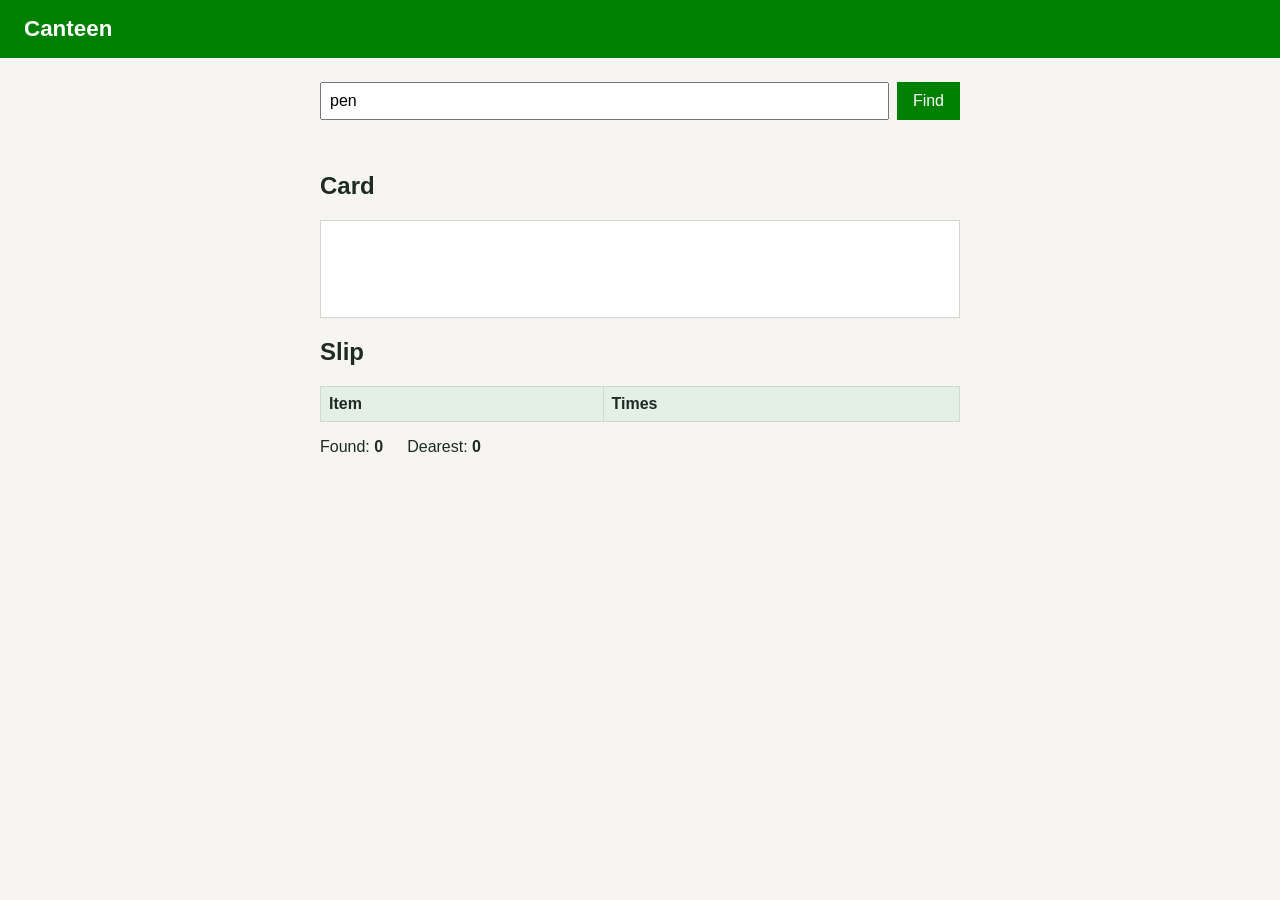
<file: index.html>
<!DOCTYPE html>
<html lang="en">
<head>
<meta charset="utf-8">
<meta name="viewport" content="width=device-width, initial-scale=1">
<title>Canteen - The lookup</title>
<link rel="stylesheet" href="style.css">
</head>
<body>
<header><h1>Canteen</h1></header>
<main>
  <div class="ask">
    <input id="box" type="text" value="pen" aria-label="Item to find">
    <button id="find">Find</button>
  </div>
  <div id="line" aria-live="polite"></div>

  <h2>Card</h2>
  <div class="card" id="card"></div>

  <h2>Slip</h2>
  <table>
    <thead><tr><th>Item</th><th>Times</th></tr></thead>
    <tbody id="slip"></tbody>
  </table>

  <div class="totals">
    <div>Found: <strong id="found">0</strong></div>
    <div>Dearest: <strong id="dearest">0</strong></div>
  </div>
</main>
<script src="script.js"></script>
</body>
</html>
</file>
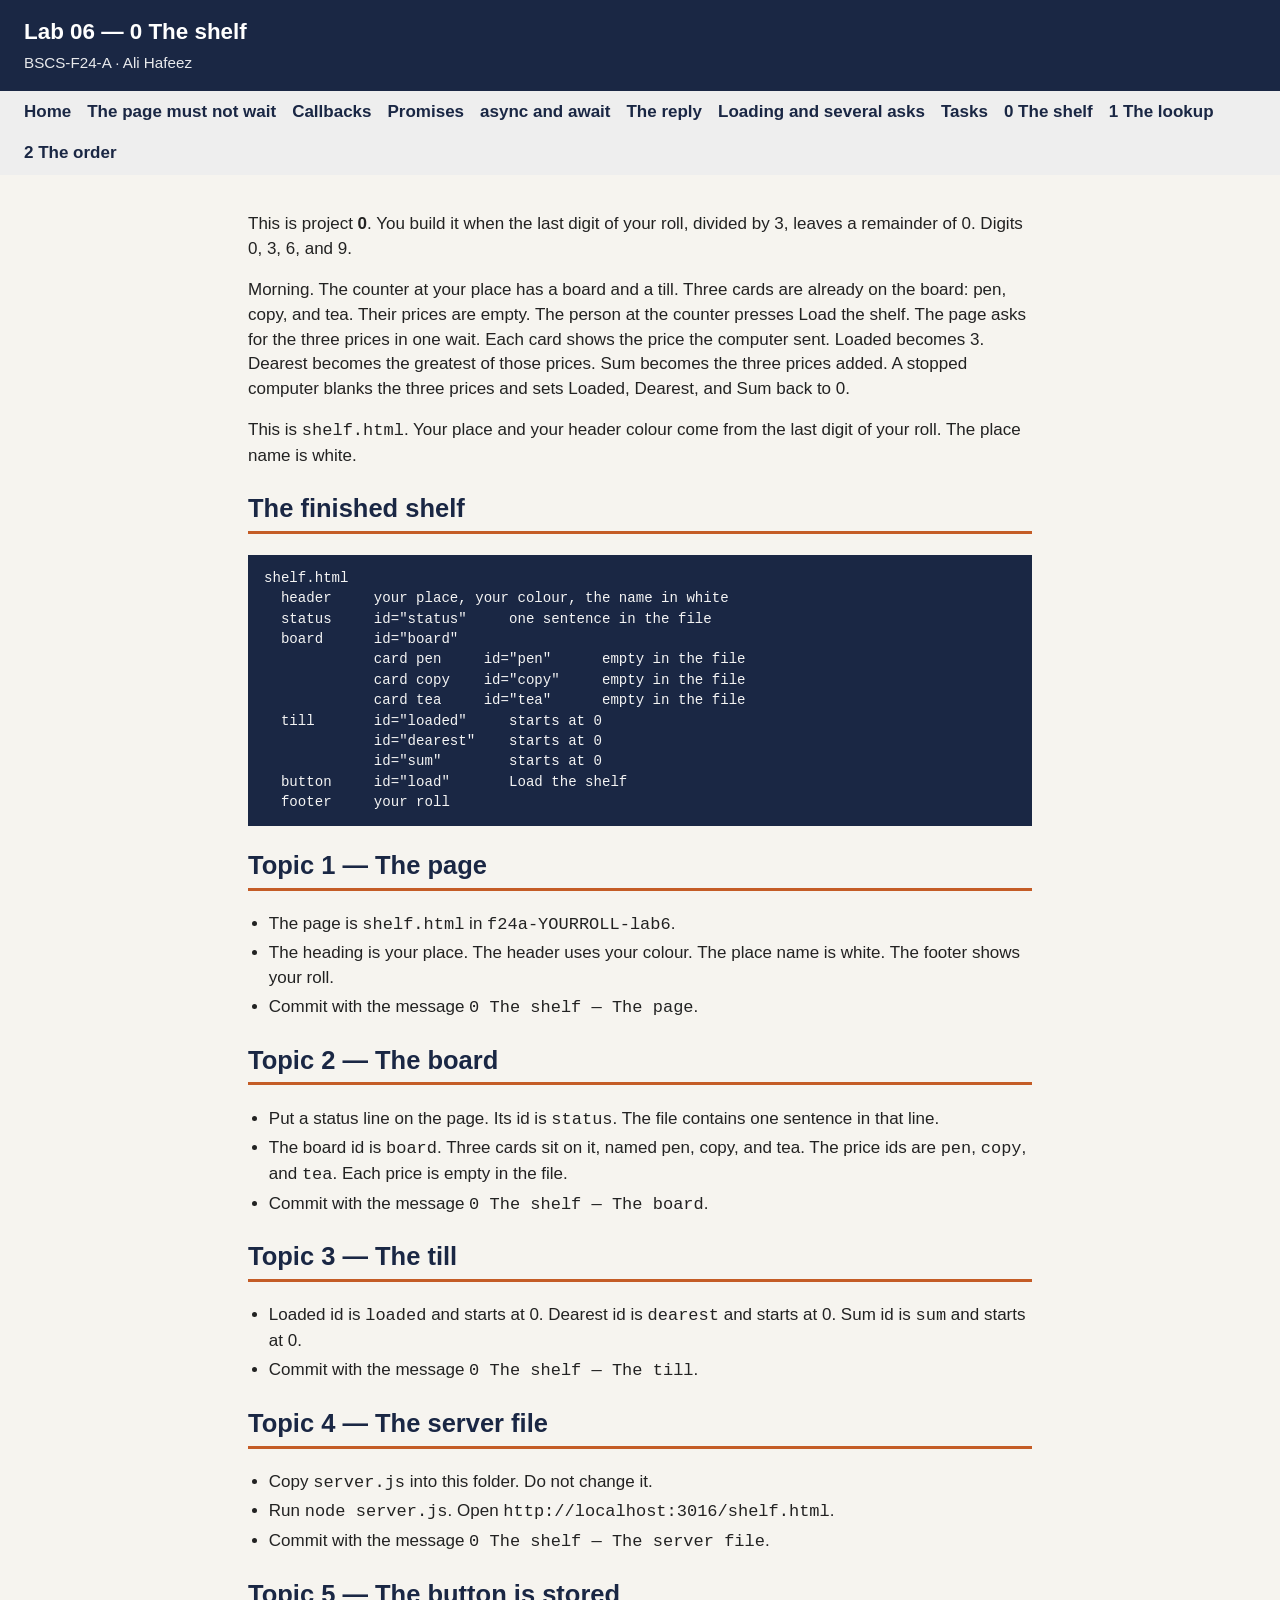
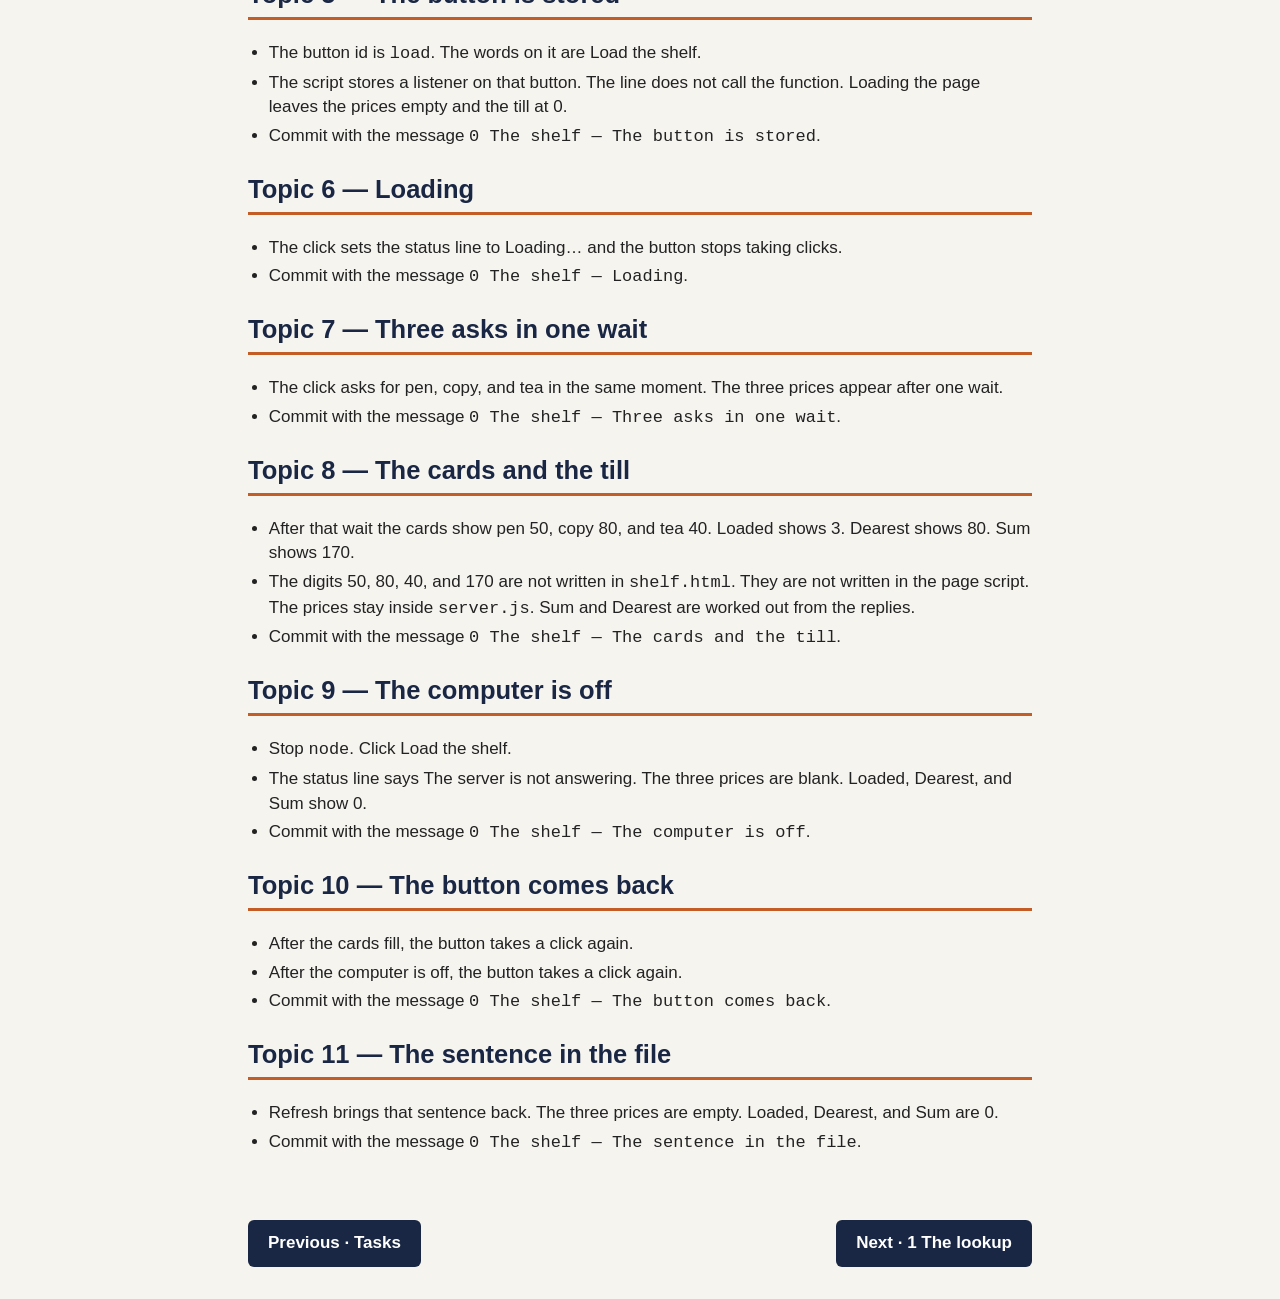
<file: Lab 06 - 0 The shelf.html>
<!DOCTYPE html>
<html lang="en"><head><meta charset="utf-8"><title>Lab 06 — 0 The shelf</title>
<link rel="stylesheet" href="lab06.css"></head><body>
<header class="top"><h1>Lab 06 — 0 The shelf</h1><p>BSCS-F24-A · Ali Hafeez</p></header>
<nav class="top"><a href="Lab 06 - Home.html">Home</a><a href="Lab 06 - The page must not wait.html">The page must not wait</a><a href="Lab 06 - Callbacks.html">Callbacks</a><a href="Lab 06 - Promises.html">Promises</a><a href="Lab 06 - async and await.html">async and await</a><a href="Lab 06 - The reply.html">The reply</a><a href="Lab 06 - Loading and several asks.html">Loading and several asks</a><a href="Lab 06 - Tasks.html">Tasks</a><a href="Lab 06 - 0 The shelf.html">0 The shelf</a><a href="Lab 06 - 1 The lookup.html">1 The lookup</a><a href="Lab 06 - 2 The order.html">2 The order</a></nav>
<main>
<p>This is project <strong>0</strong>. You build it when the last digit of your roll, divided by 3, leaves a remainder of 0. Digits 0, 3, 6, and 9.</p>
<p>Morning. The counter at your place has a board and a till. Three cards are already on the board: pen, copy, and tea. Their prices are empty. The person at the counter presses Load the shelf. The page asks for the three prices in one wait. Each card shows the price the computer sent. Loaded becomes 3. Dearest becomes the greatest of those prices. Sum becomes the three prices added. A stopped computer blanks the three prices and sets Loaded, Dearest, and Sum back to 0.</p>
<p>This is <code>shelf.html</code>. Your place and your header colour come from the last digit of your roll. The place name is white.</p>
<h2>The finished shelf</h2>
<pre>shelf.html
  header     your place, your colour, the name in white
  status     id="status"     one sentence in the file
  board      id="board"
             card pen     id="pen"      empty in the file
             card copy    id="copy"     empty in the file
             card tea     id="tea"      empty in the file
  till       id="loaded"     starts at 0
             id="dearest"    starts at 0
             id="sum"        starts at 0
  button     id="load"       Load the shelf
  footer     your roll</pre>

<h2>Topic 1 — The page</h2>
<ul>
<li>The page is <code>shelf.html</code> in <code>f24a-YOURROLL-lab6</code>.</li>
<li>The heading is your place. The header uses your colour. The place name is white. The footer shows your roll.</li>
<li>Commit with the message <code>0 The shelf — The page</code>.</li>
</ul>

<h2>Topic 2 — The board</h2>
<ul>
<li>Put a status line on the page. Its id is <code>status</code>. The file contains one sentence in that line.</li>
<li>The board id is <code>board</code>. Three cards sit on it, named pen, copy, and tea. The price ids are <code>pen</code>, <code>copy</code>, and <code>tea</code>. Each price is empty in the file.</li>
<li>Commit with the message <code>0 The shelf — The board</code>.</li>
</ul>

<h2>Topic 3 — The till</h2>
<ul>
<li>Loaded id is <code>loaded</code> and starts at 0. Dearest id is <code>dearest</code> and starts at 0. Sum id is <code>sum</code> and starts at 0.</li>
<li>Commit with the message <code>0 The shelf — The till</code>.</li>
</ul>

<h2>Topic 4 — The server file</h2>
<ul>
<li>Copy <code>server.js</code> into this folder. Do not change it.</li>
<li>Run <code>node server.js</code>. Open <code>http://localhost:3016/shelf.html</code>.</li>
<li>Commit with the message <code>0 The shelf — The server file</code>.</li>
</ul>

<h2>Topic 5 — The button is stored</h2>
<ul>
<li>The button id is <code>load</code>. The words on it are Load the shelf.</li>
<li>The script stores a listener on that button. The line does not call the function. Loading the page leaves the prices empty and the till at 0.</li>
<li>Commit with the message <code>0 The shelf — The button is stored</code>.</li>
</ul>

<h2>Topic 6 — Loading</h2>
<ul>
<li>The click sets the status line to Loading… and the button stops taking clicks.</li>
<li>Commit with the message <code>0 The shelf — Loading</code>.</li>
</ul>

<h2>Topic 7 — Three asks in one wait</h2>
<ul>
<li>The click asks for pen, copy, and tea in the same moment. The three prices appear after one wait.</li>
<li>Commit with the message <code>0 The shelf — Three asks in one wait</code>.</li>
</ul>

<h2>Topic 8 — The cards and the till</h2>
<ul>
<li>After that wait the cards show pen 50, copy 80, and tea 40. Loaded shows 3. Dearest shows 80. Sum shows 170.</li>
<li>The digits 50, 80, 40, and 170 are not written in <code>shelf.html</code>. They are not written in the page script. The prices stay inside <code>server.js</code>. Sum and Dearest are worked out from the replies.</li>
<li>Commit with the message <code>0 The shelf — The cards and the till</code>.</li>
</ul>

<h2>Topic 9 — The computer is off</h2>
<ul>
<li>Stop <code>node</code>. Click Load the shelf.</li>
<li>The status line says The server is not answering. The three prices are blank. Loaded, Dearest, and Sum show 0.</li>
<li>Commit with the message <code>0 The shelf — The computer is off</code>.</li>
</ul>

<h2>Topic 10 — The button comes back</h2>
<ul>
<li>After the cards fill, the button takes a click again.</li>
<li>After the computer is off, the button takes a click again.</li>
<li>Commit with the message <code>0 The shelf — The button comes back</code>.</li>
</ul>

<h2>Topic 11 — The sentence in the file</h2>
<ul>
<li>Refresh brings that sentence back. The three prices are empty. Loaded, Dearest, and Sum are 0.</li>
<li>Commit with the message <code>0 The shelf — The sentence in the file</code>.</li>
</ul>
</main>
<nav class="end"><a href="Lab 06 - Tasks.html">Previous · Tasks</a><a href="Lab 06 - 1 The lookup.html">Next · 1 The lookup</a></nav>
</body></html>
</file>
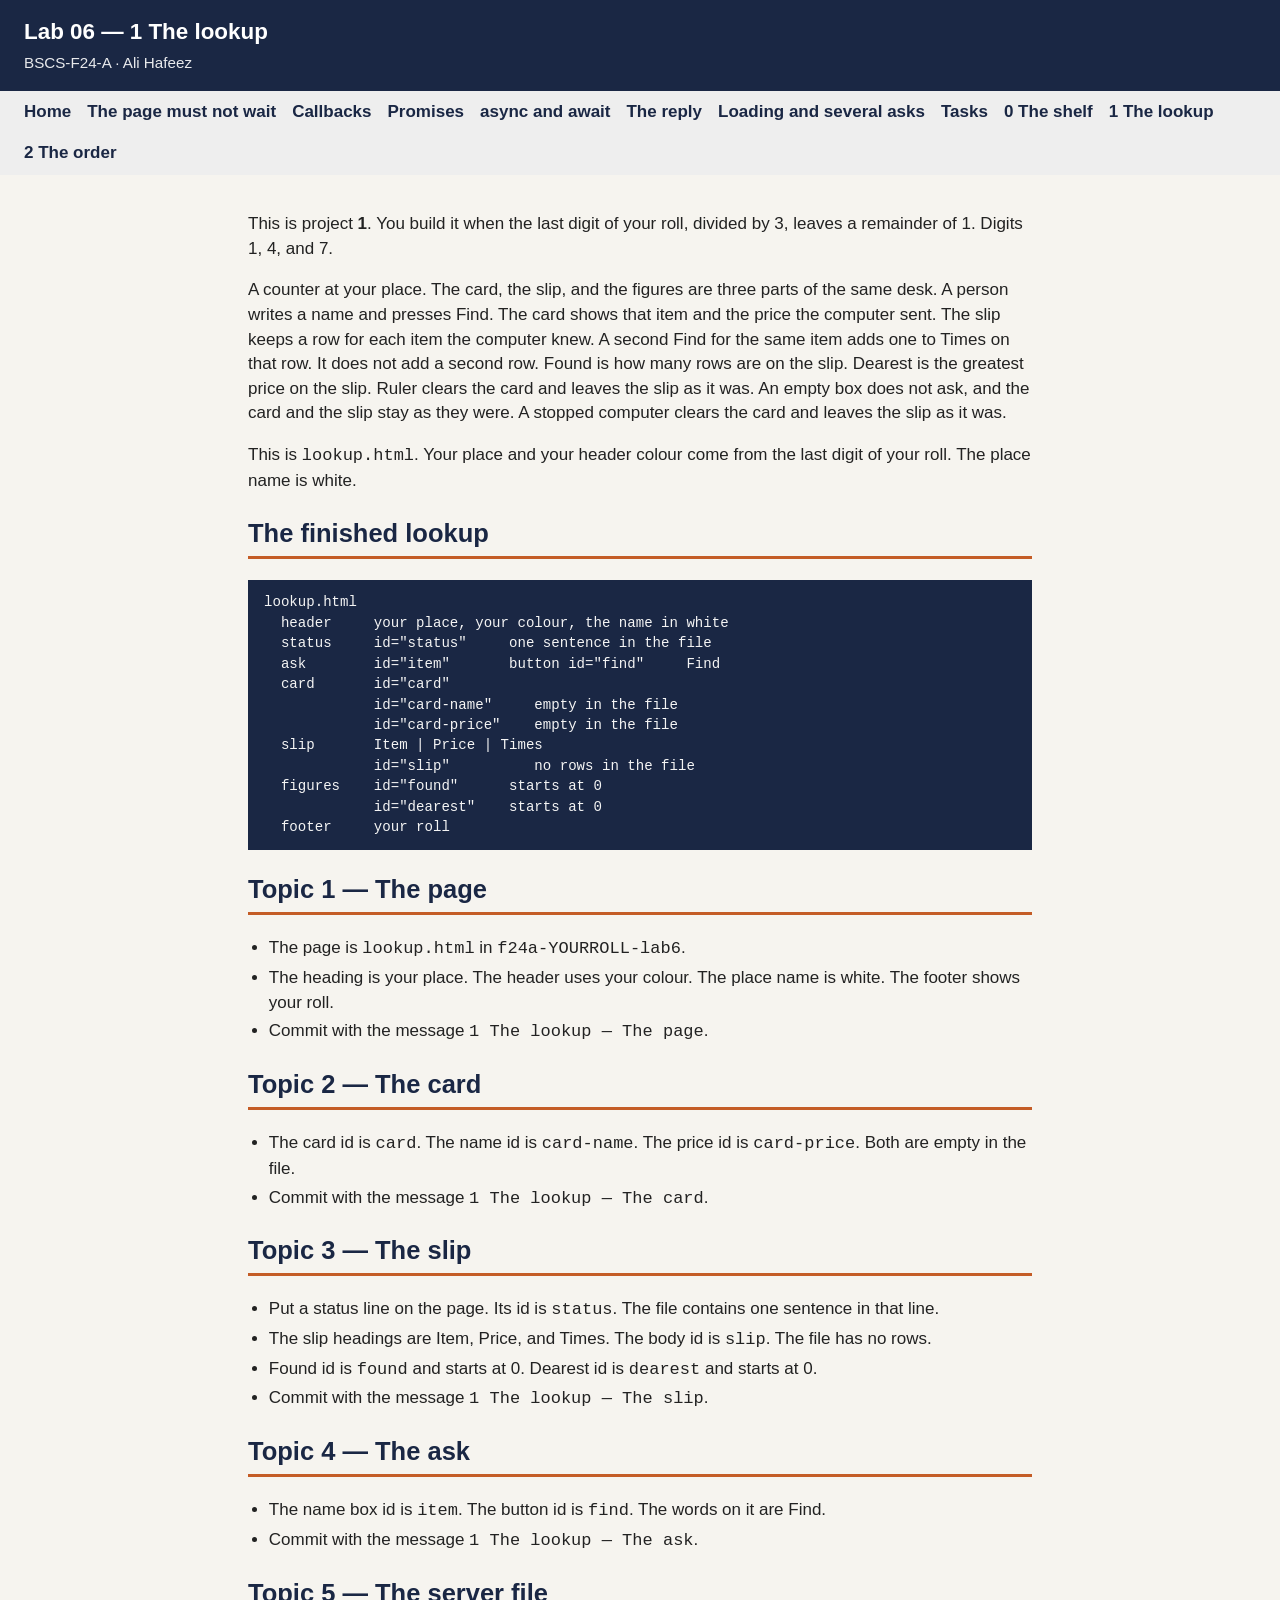
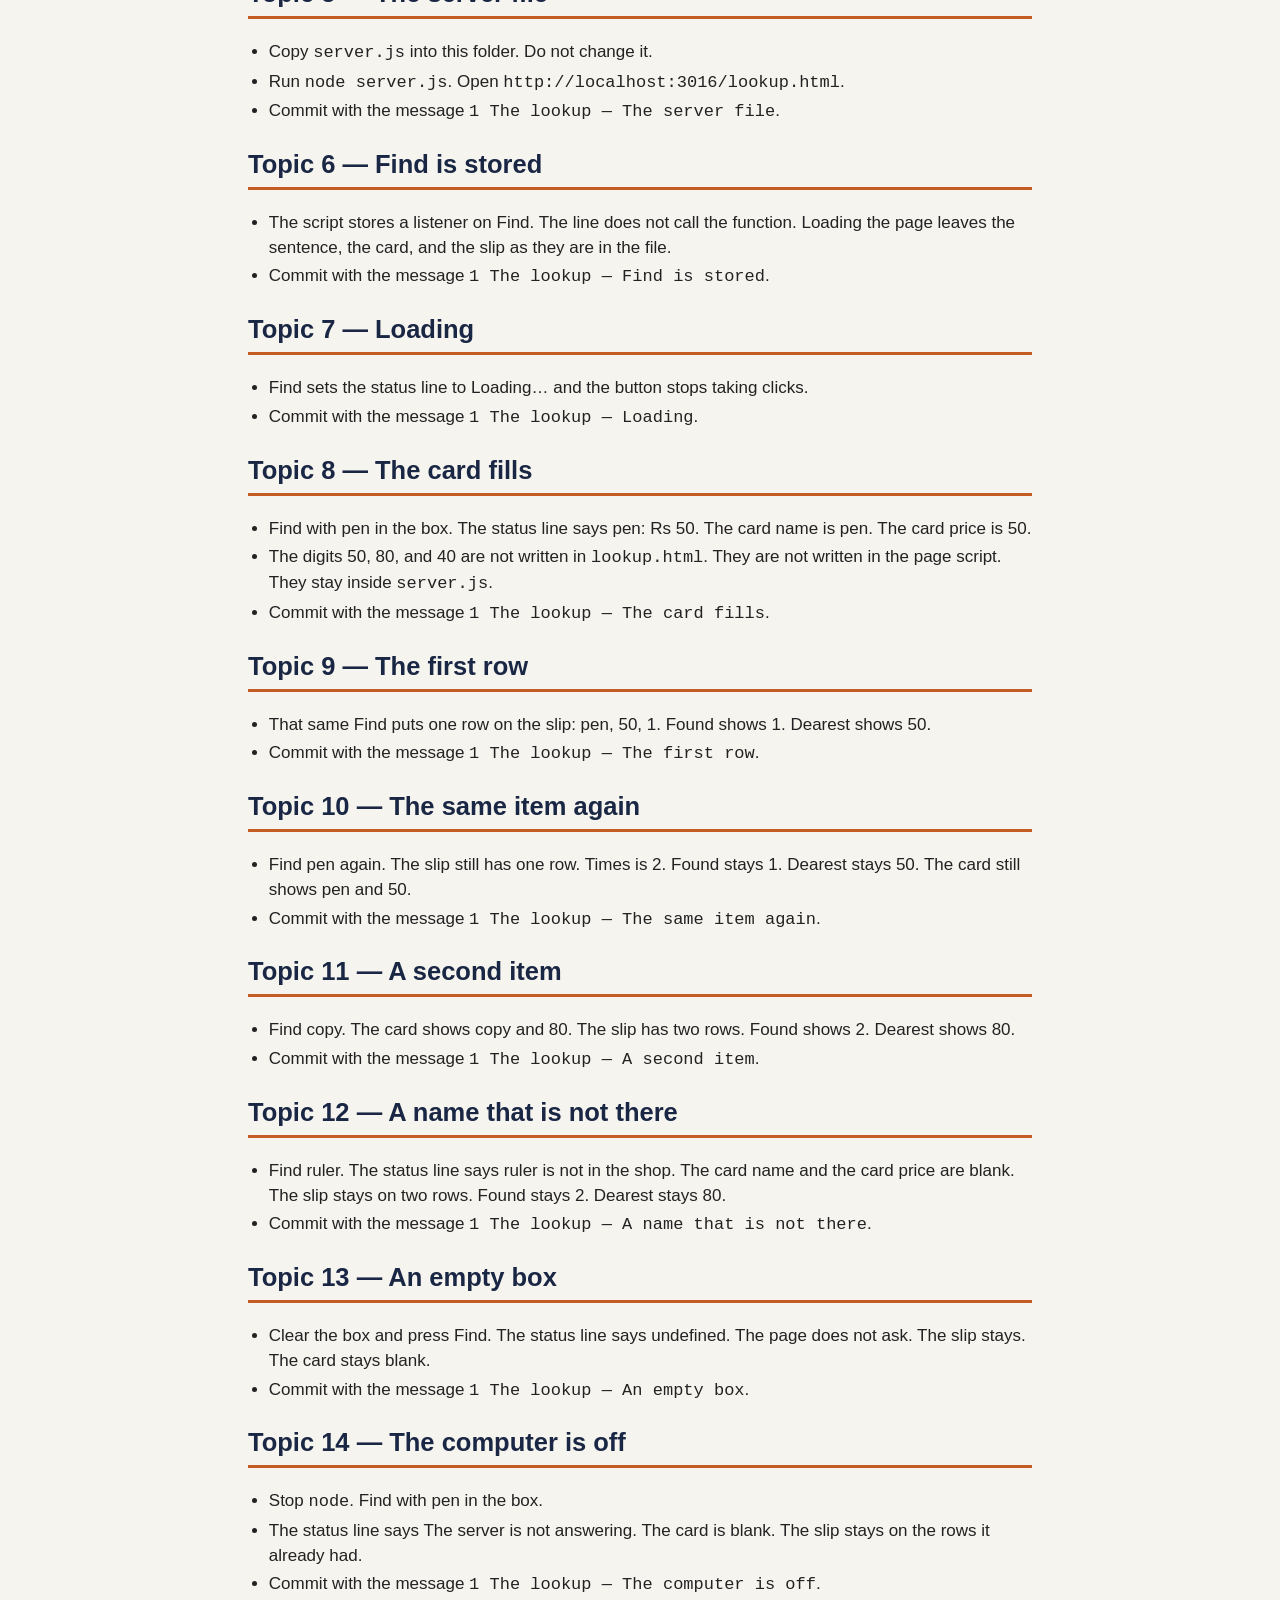
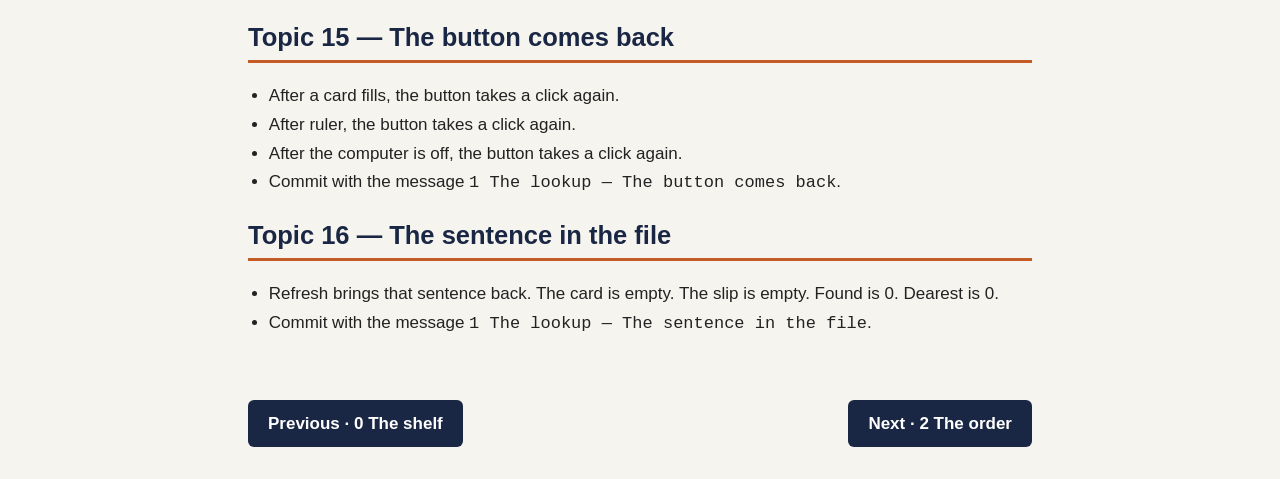
<file: Lab 06 - 1 The lookup.html>
<!DOCTYPE html>
<html lang="en"><head><meta charset="utf-8"><title>Lab 06 — 1 The lookup</title>
<link rel="stylesheet" href="lab06.css"></head><body>
<header class="top"><h1>Lab 06 — 1 The lookup</h1><p>BSCS-F24-A · Ali Hafeez</p></header>
<nav class="top"><a href="Lab 06 - Home.html">Home</a><a href="Lab 06 - The page must not wait.html">The page must not wait</a><a href="Lab 06 - Callbacks.html">Callbacks</a><a href="Lab 06 - Promises.html">Promises</a><a href="Lab 06 - async and await.html">async and await</a><a href="Lab 06 - The reply.html">The reply</a><a href="Lab 06 - Loading and several asks.html">Loading and several asks</a><a href="Lab 06 - Tasks.html">Tasks</a><a href="Lab 06 - 0 The shelf.html">0 The shelf</a><a href="Lab 06 - 1 The lookup.html">1 The lookup</a><a href="Lab 06 - 2 The order.html">2 The order</a></nav>
<main>
<p>This is project <strong>1</strong>. You build it when the last digit of your roll, divided by 3, leaves a remainder of 1. Digits 1, 4, and 7.</p>
<p>A counter at your place. The card, the slip, and the figures are three parts of the same desk. A person writes a name and presses Find. The card shows that item and the price the computer sent. The slip keeps a row for each item the computer knew. A second Find for the same item adds one to Times on that row. It does not add a second row. Found is how many rows are on the slip. Dearest is the greatest price on the slip. Ruler clears the card and leaves the slip as it was. An empty box does not ask, and the card and the slip stay as they were. A stopped computer clears the card and leaves the slip as it was.</p>
<p>This is <code>lookup.html</code>. Your place and your header colour come from the last digit of your roll. The place name is white.</p>
<h2>The finished lookup</h2>
<pre>lookup.html
  header     your place, your colour, the name in white
  status     id="status"     one sentence in the file
  ask        id="item"       button id="find"     Find
  card       id="card"
             id="card-name"     empty in the file
             id="card-price"    empty in the file
  slip       Item | Price | Times
             id="slip"          no rows in the file
  figures    id="found"      starts at 0
             id="dearest"    starts at 0
  footer     your roll</pre>

<h2>Topic 1 — The page</h2>
<ul>
<li>The page is <code>lookup.html</code> in <code>f24a-YOURROLL-lab6</code>.</li>
<li>The heading is your place. The header uses your colour. The place name is white. The footer shows your roll.</li>
<li>Commit with the message <code>1 The lookup — The page</code>.</li>
</ul>

<h2>Topic 2 — The card</h2>
<ul>
<li>The card id is <code>card</code>. The name id is <code>card-name</code>. The price id is <code>card-price</code>. Both are empty in the file.</li>
<li>Commit with the message <code>1 The lookup — The card</code>.</li>
</ul>

<h2>Topic 3 — The slip</h2>
<ul>
<li>Put a status line on the page. Its id is <code>status</code>. The file contains one sentence in that line.</li>
<li>The slip headings are Item, Price, and Times. The body id is <code>slip</code>. The file has no rows.</li>
<li>Found id is <code>found</code> and starts at 0. Dearest id is <code>dearest</code> and starts at 0.</li>
<li>Commit with the message <code>1 The lookup — The slip</code>.</li>
</ul>

<h2>Topic 4 — The ask</h2>
<ul>
<li>The name box id is <code>item</code>. The button id is <code>find</code>. The words on it are Find.</li>
<li>Commit with the message <code>1 The lookup — The ask</code>.</li>
</ul>

<h2>Topic 5 — The server file</h2>
<ul>
<li>Copy <code>server.js</code> into this folder. Do not change it.</li>
<li>Run <code>node server.js</code>. Open <code>http://localhost:3016/lookup.html</code>.</li>
<li>Commit with the message <code>1 The lookup — The server file</code>.</li>
</ul>

<h2>Topic 6 — Find is stored</h2>
<ul>
<li>The script stores a listener on Find. The line does not call the function. Loading the page leaves the sentence, the card, and the slip as they are in the file.</li>
<li>Commit with the message <code>1 The lookup — Find is stored</code>.</li>
</ul>

<h2>Topic 7 — Loading</h2>
<ul>
<li>Find sets the status line to Loading… and the button stops taking clicks.</li>
<li>Commit with the message <code>1 The lookup — Loading</code>.</li>
</ul>

<h2>Topic 8 — The card fills</h2>
<ul>
<li>Find with pen in the box. The status line says pen: Rs 50. The card name is pen. The card price is 50.</li>
<li>The digits 50, 80, and 40 are not written in <code>lookup.html</code>. They are not written in the page script. They stay inside <code>server.js</code>.</li>
<li>Commit with the message <code>1 The lookup — The card fills</code>.</li>
</ul>

<h2>Topic 9 — The first row</h2>
<ul>
<li>That same Find puts one row on the slip: pen, 50, 1. Found shows 1. Dearest shows 50.</li>
<li>Commit with the message <code>1 The lookup — The first row</code>.</li>
</ul>

<h2>Topic 10 — The same item again</h2>
<ul>
<li>Find pen again. The slip still has one row. Times is 2. Found stays 1. Dearest stays 50. The card still shows pen and 50.</li>
<li>Commit with the message <code>1 The lookup — The same item again</code>.</li>
</ul>

<h2>Topic 11 — A second item</h2>
<ul>
<li>Find copy. The card shows copy and 80. The slip has two rows. Found shows 2. Dearest shows 80.</li>
<li>Commit with the message <code>1 The lookup — A second item</code>.</li>
</ul>

<h2>Topic 12 — A name that is not there</h2>
<ul>
<li>Find ruler. The status line says ruler is not in the shop. The card name and the card price are blank. The slip stays on two rows. Found stays 2. Dearest stays 80.</li>
<li>Commit with the message <code>1 The lookup — A name that is not there</code>.</li>
</ul>

<h2>Topic 13 — An empty box</h2>
<ul>
<li>Clear the box and press Find. The status line says undefined. The page does not ask. The slip stays. The card stays blank.</li>
<li>Commit with the message <code>1 The lookup — An empty box</code>.</li>
</ul>

<h2>Topic 14 — The computer is off</h2>
<ul>
<li>Stop <code>node</code>. Find with pen in the box.</li>
<li>The status line says The server is not answering. The card is blank. The slip stays on the rows it already had.</li>
<li>Commit with the message <code>1 The lookup — The computer is off</code>.</li>
</ul>

<h2>Topic 15 — The button comes back</h2>
<ul>
<li>After a card fills, the button takes a click again.</li>
<li>After ruler, the button takes a click again.</li>
<li>After the computer is off, the button takes a click again.</li>
<li>Commit with the message <code>1 The lookup — The button comes back</code>.</li>
</ul>

<h2>Topic 16 — The sentence in the file</h2>
<ul>
<li>Refresh brings that sentence back. The card is empty. The slip is empty. Found is 0. Dearest is 0.</li>
<li>Commit with the message <code>1 The lookup — The sentence in the file</code>.</li>
</ul>
</main>
<nav class="end"><a href="Lab 06 - 0 The shelf.html">Previous · 0 The shelf</a><a href="Lab 06 - 2 The order.html">Next · 2 The order</a></nav>
</body></html>
</file>
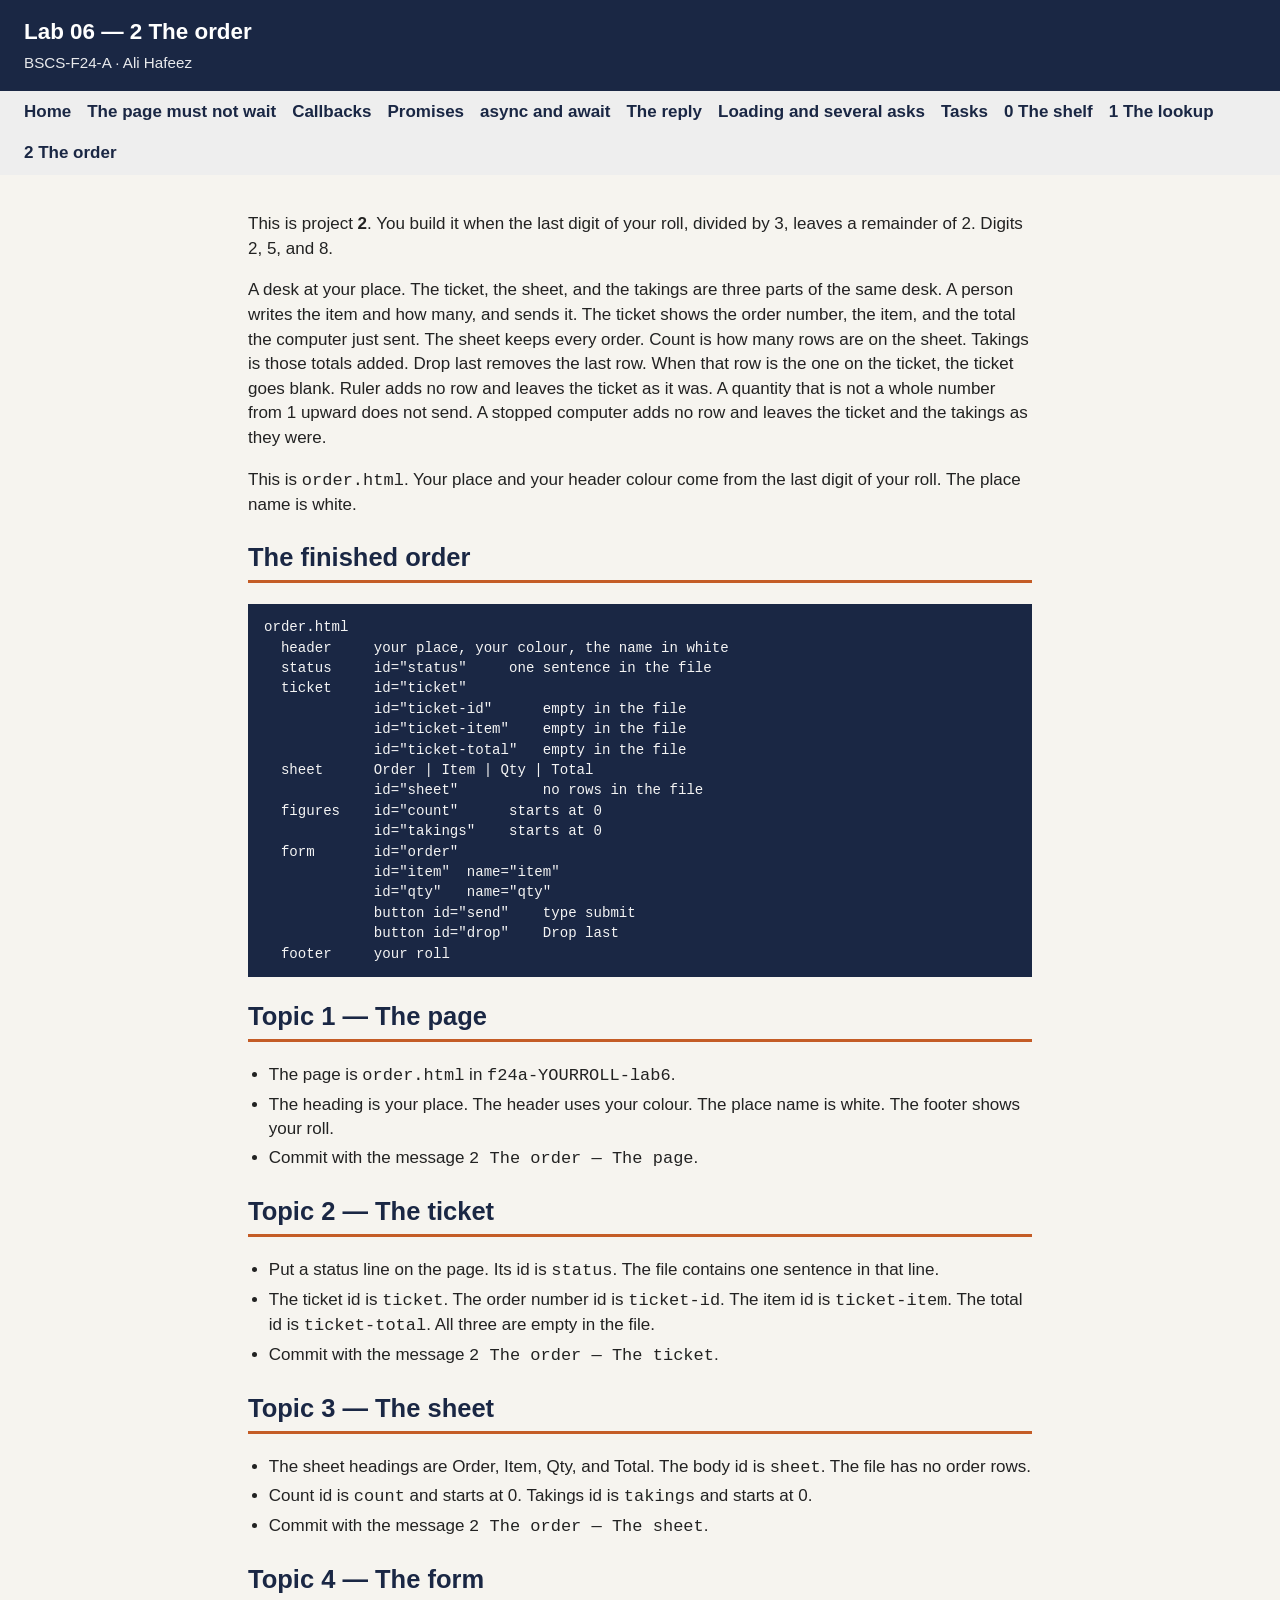
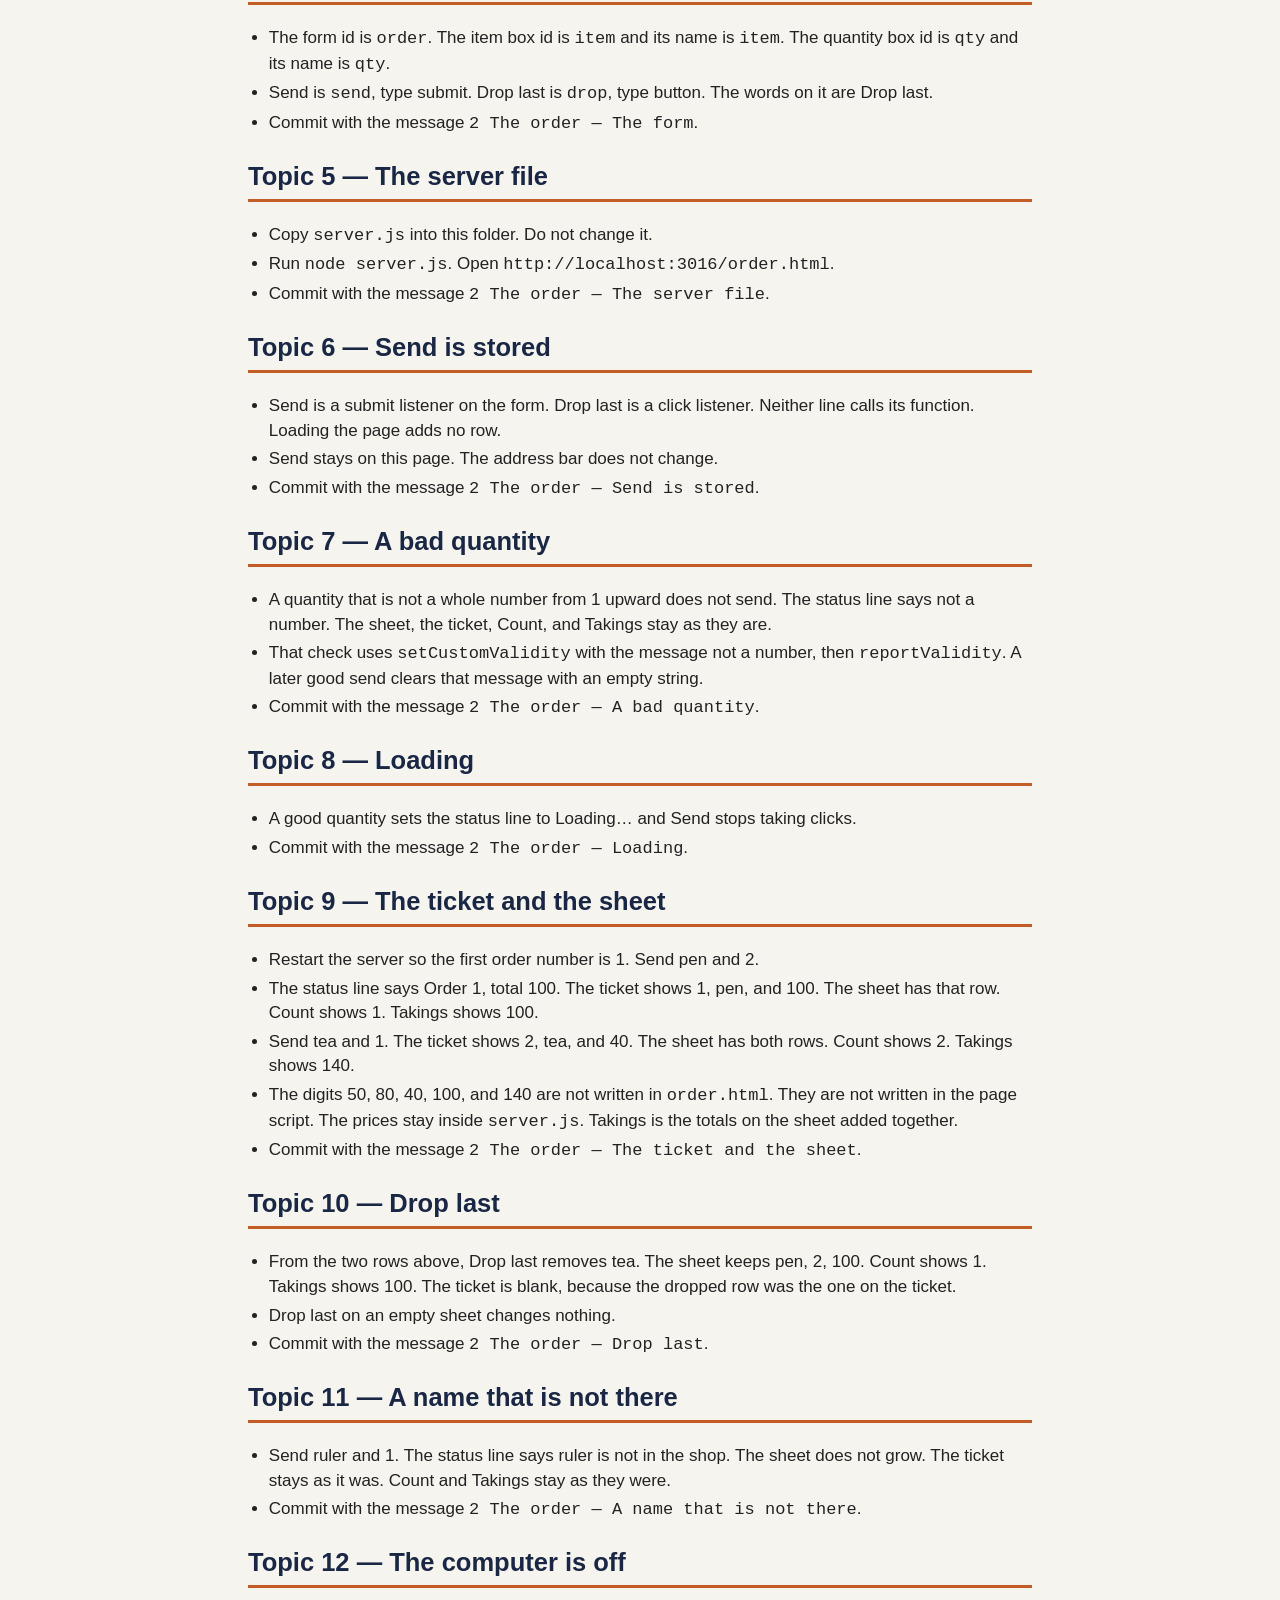
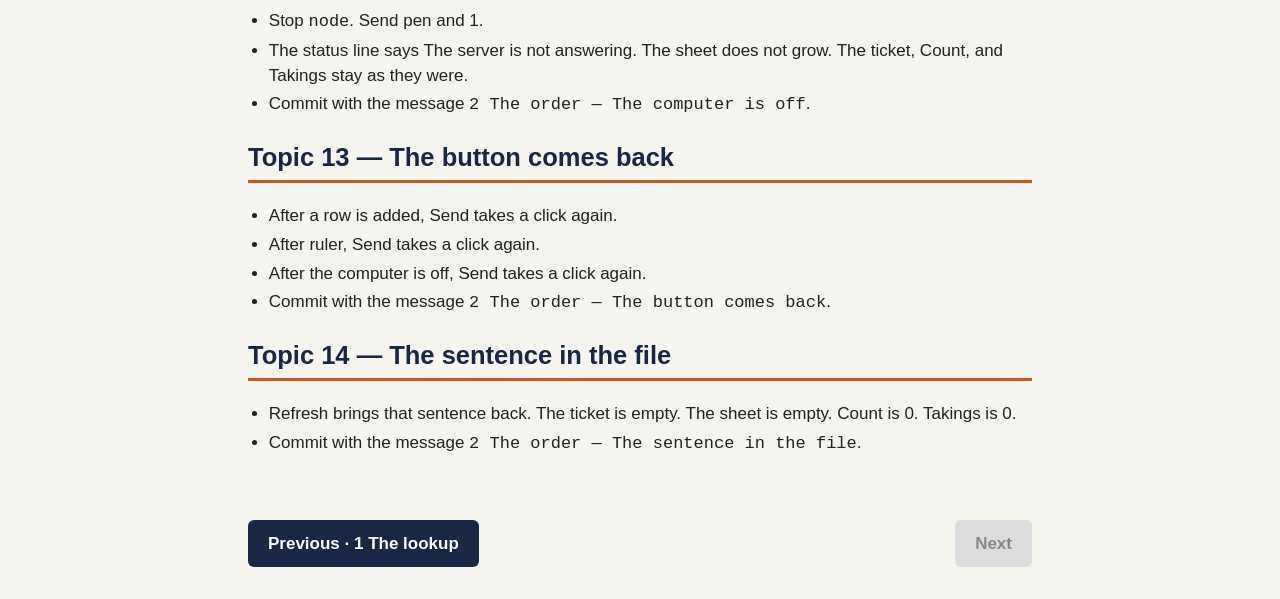
<file: Lab 06 - 2 The order.html>
<!DOCTYPE html>
<html lang="en"><head><meta charset="utf-8"><title>Lab 06 — 2 The order</title>
<link rel="stylesheet" href="lab06.css"></head><body>
<header class="top"><h1>Lab 06 — 2 The order</h1><p>BSCS-F24-A · Ali Hafeez</p></header>
<nav class="top"><a href="Lab 06 - Home.html">Home</a><a href="Lab 06 - The page must not wait.html">The page must not wait</a><a href="Lab 06 - Callbacks.html">Callbacks</a><a href="Lab 06 - Promises.html">Promises</a><a href="Lab 06 - async and await.html">async and await</a><a href="Lab 06 - The reply.html">The reply</a><a href="Lab 06 - Loading and several asks.html">Loading and several asks</a><a href="Lab 06 - Tasks.html">Tasks</a><a href="Lab 06 - 0 The shelf.html">0 The shelf</a><a href="Lab 06 - 1 The lookup.html">1 The lookup</a><a href="Lab 06 - 2 The order.html">2 The order</a></nav>
<main>
<p>This is project <strong>2</strong>. You build it when the last digit of your roll, divided by 3, leaves a remainder of 2. Digits 2, 5, and 8.</p>
<p>A desk at your place. The ticket, the sheet, and the takings are three parts of the same desk. A person writes the item and how many, and sends it. The ticket shows the order number, the item, and the total the computer just sent. The sheet keeps every order. Count is how many rows are on the sheet. Takings is those totals added. Drop last removes the last row. When that row is the one on the ticket, the ticket goes blank. Ruler adds no row and leaves the ticket as it was. A quantity that is not a whole number from 1 upward does not send. A stopped computer adds no row and leaves the ticket and the takings as they were.</p>
<p>This is <code>order.html</code>. Your place and your header colour come from the last digit of your roll. The place name is white.</p>
<h2>The finished order</h2>
<pre>order.html
  header     your place, your colour, the name in white
  status     id="status"     one sentence in the file
  ticket     id="ticket"
             id="ticket-id"      empty in the file
             id="ticket-item"    empty in the file
             id="ticket-total"   empty in the file
  sheet      Order | Item | Qty | Total
             id="sheet"          no rows in the file
  figures    id="count"      starts at 0
             id="takings"    starts at 0
  form       id="order"
             id="item"  name="item"
             id="qty"   name="qty"
             button id="send"    type submit
             button id="drop"    Drop last
  footer     your roll</pre>

<h2>Topic 1 — The page</h2>
<ul>
<li>The page is <code>order.html</code> in <code>f24a-YOURROLL-lab6</code>.</li>
<li>The heading is your place. The header uses your colour. The place name is white. The footer shows your roll.</li>
<li>Commit with the message <code>2 The order — The page</code>.</li>
</ul>

<h2>Topic 2 — The ticket</h2>
<ul>
<li>Put a status line on the page. Its id is <code>status</code>. The file contains one sentence in that line.</li>
<li>The ticket id is <code>ticket</code>. The order number id is <code>ticket-id</code>. The item id is <code>ticket-item</code>. The total id is <code>ticket-total</code>. All three are empty in the file.</li>
<li>Commit with the message <code>2 The order — The ticket</code>.</li>
</ul>

<h2>Topic 3 — The sheet</h2>
<ul>
<li>The sheet headings are Order, Item, Qty, and Total. The body id is <code>sheet</code>. The file has no order rows.</li>
<li>Count id is <code>count</code> and starts at 0. Takings id is <code>takings</code> and starts at 0.</li>
<li>Commit with the message <code>2 The order — The sheet</code>.</li>
</ul>

<h2>Topic 4 — The form</h2>
<ul>
<li>The form id is <code>order</code>. The item box id is <code>item</code> and its name is <code>item</code>. The quantity box id is <code>qty</code> and its name is <code>qty</code>.</li>
<li>Send is <code>send</code>, type submit. Drop last is <code>drop</code>, type button. The words on it are Drop last.</li>
<li>Commit with the message <code>2 The order — The form</code>.</li>
</ul>

<h2>Topic 5 — The server file</h2>
<ul>
<li>Copy <code>server.js</code> into this folder. Do not change it.</li>
<li>Run <code>node server.js</code>. Open <code>http://localhost:3016/order.html</code>.</li>
<li>Commit with the message <code>2 The order — The server file</code>.</li>
</ul>

<h2>Topic 6 — Send is stored</h2>
<ul>
<li>Send is a submit listener on the form. Drop last is a click listener. Neither line calls its function. Loading the page adds no row.</li>
<li>Send stays on this page. The address bar does not change.</li>
<li>Commit with the message <code>2 The order — Send is stored</code>.</li>
</ul>

<h2>Topic 7 — A bad quantity</h2>
<ul>
<li>A quantity that is not a whole number from 1 upward does not send. The status line says not a number. The sheet, the ticket, Count, and Takings stay as they are.</li>
<li>That check uses <code>setCustomValidity</code> with the message not a number, then <code>reportValidity</code>. A later good send clears that message with an empty string.</li>
<li>Commit with the message <code>2 The order — A bad quantity</code>.</li>
</ul>

<h2>Topic 8 — Loading</h2>
<ul>
<li>A good quantity sets the status line to Loading… and Send stops taking clicks.</li>
<li>Commit with the message <code>2 The order — Loading</code>.</li>
</ul>

<h2>Topic 9 — The ticket and the sheet</h2>
<ul>
<li>Restart the server so the first order number is 1. Send pen and 2.</li>
<li>The status line says Order 1, total 100. The ticket shows 1, pen, and 100. The sheet has that row. Count shows 1. Takings shows 100.</li>
<li>Send tea and 1. The ticket shows 2, tea, and 40. The sheet has both rows. Count shows 2. Takings shows 140.</li>
<li>The digits 50, 80, 40, 100, and 140 are not written in <code>order.html</code>. They are not written in the page script. The prices stay inside <code>server.js</code>. Takings is the totals on the sheet added together.</li>
<li>Commit with the message <code>2 The order — The ticket and the sheet</code>.</li>
</ul>

<h2>Topic 10 — Drop last</h2>
<ul>
<li>From the two rows above, Drop last removes tea. The sheet keeps pen, 2, 100. Count shows 1. Takings shows 100. The ticket is blank, because the dropped row was the one on the ticket.</li>
<li>Drop last on an empty sheet changes nothing.</li>
<li>Commit with the message <code>2 The order — Drop last</code>.</li>
</ul>

<h2>Topic 11 — A name that is not there</h2>
<ul>
<li>Send ruler and 1. The status line says ruler is not in the shop. The sheet does not grow. The ticket stays as it was. Count and Takings stay as they were.</li>
<li>Commit with the message <code>2 The order — A name that is not there</code>.</li>
</ul>

<h2>Topic 12 — The computer is off</h2>
<ul>
<li>Stop <code>node</code>. Send pen and 1.</li>
<li>The status line says The server is not answering. The sheet does not grow. The ticket, Count, and Takings stay as they were.</li>
<li>Commit with the message <code>2 The order — The computer is off</code>.</li>
</ul>

<h2>Topic 13 — The button comes back</h2>
<ul>
<li>After a row is added, Send takes a click again.</li>
<li>After ruler, Send takes a click again.</li>
<li>After the computer is off, Send takes a click again.</li>
<li>Commit with the message <code>2 The order — The button comes back</code>.</li>
</ul>

<h2>Topic 14 — The sentence in the file</h2>
<ul>
<li>Refresh brings that sentence back. The ticket is empty. The sheet is empty. Count is 0. Takings is 0.</li>
<li>Commit with the message <code>2 The order — The sentence in the file</code>.</li>
</ul>
</main>
<nav class="end"><a href="Lab 06 - 1 The lookup.html">Previous · 1 The lookup</a><span class="off">Next</span></nav>
</body></html>
</file>
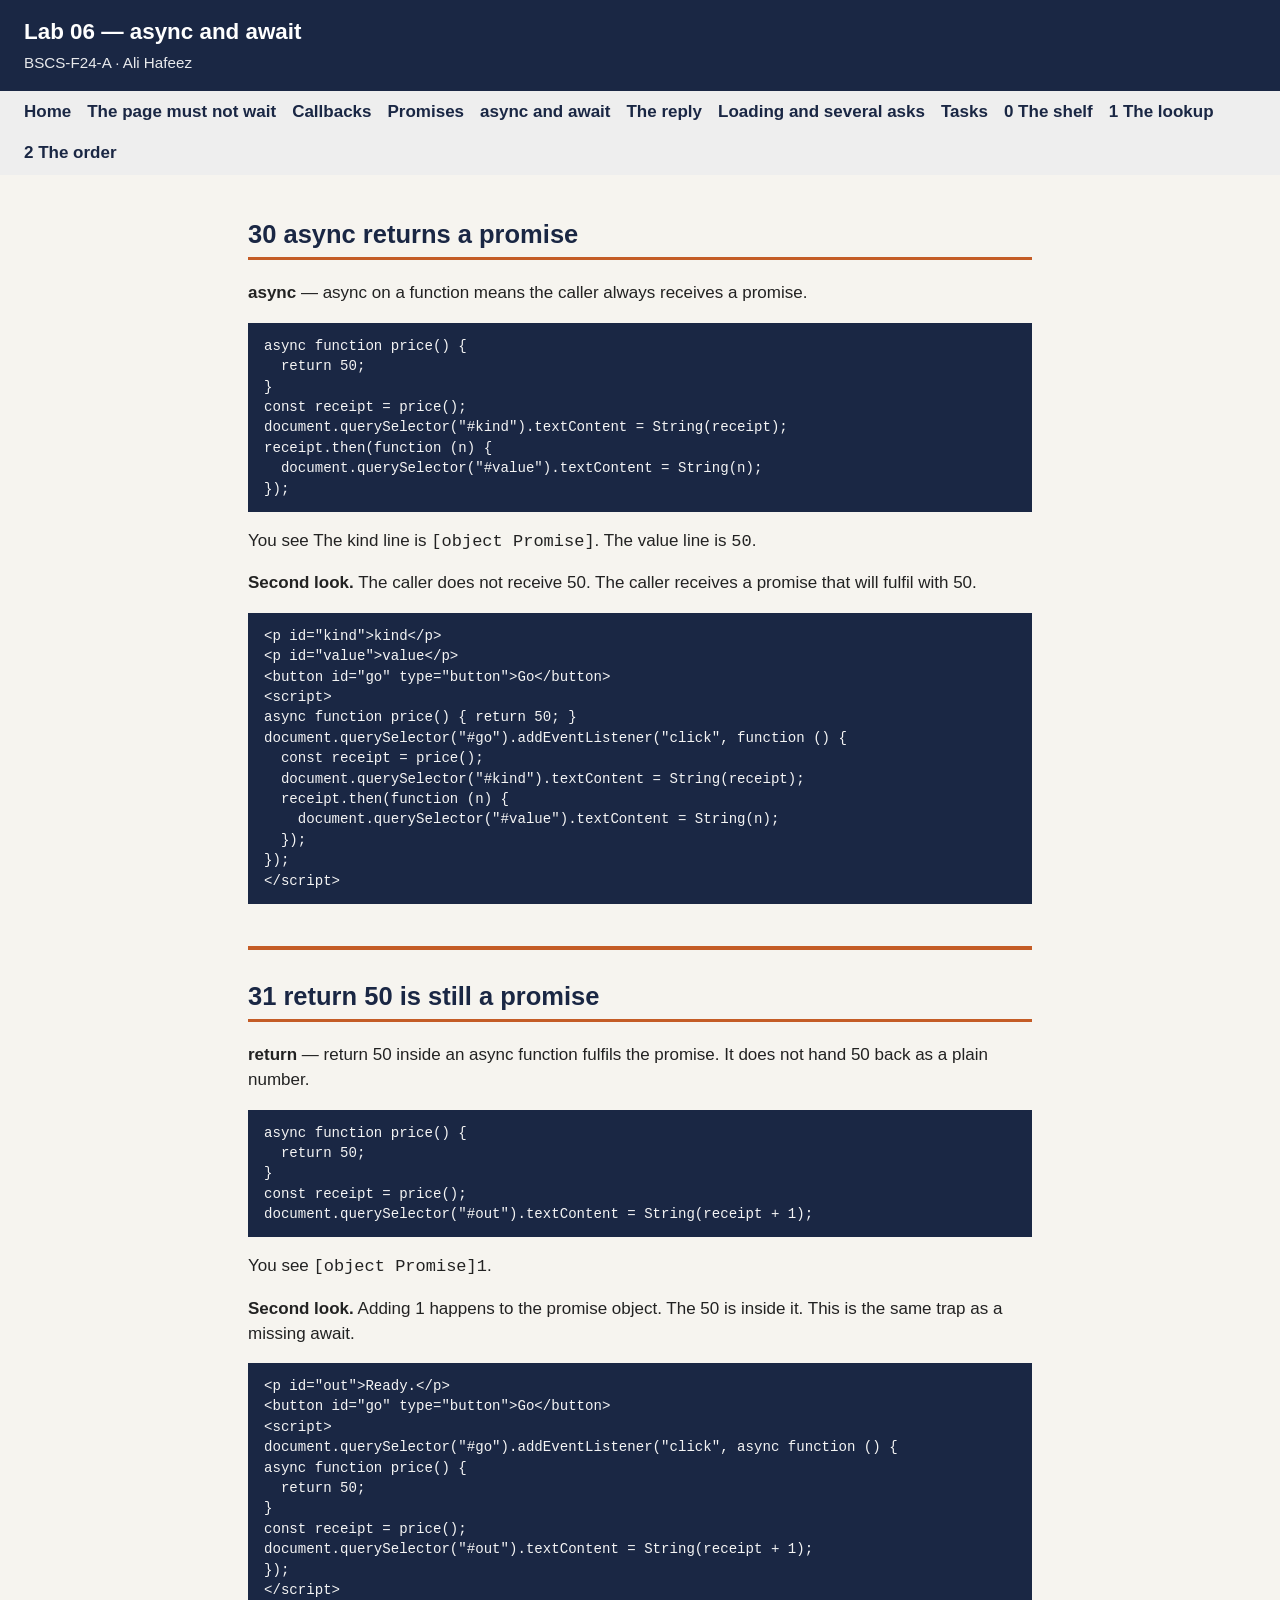
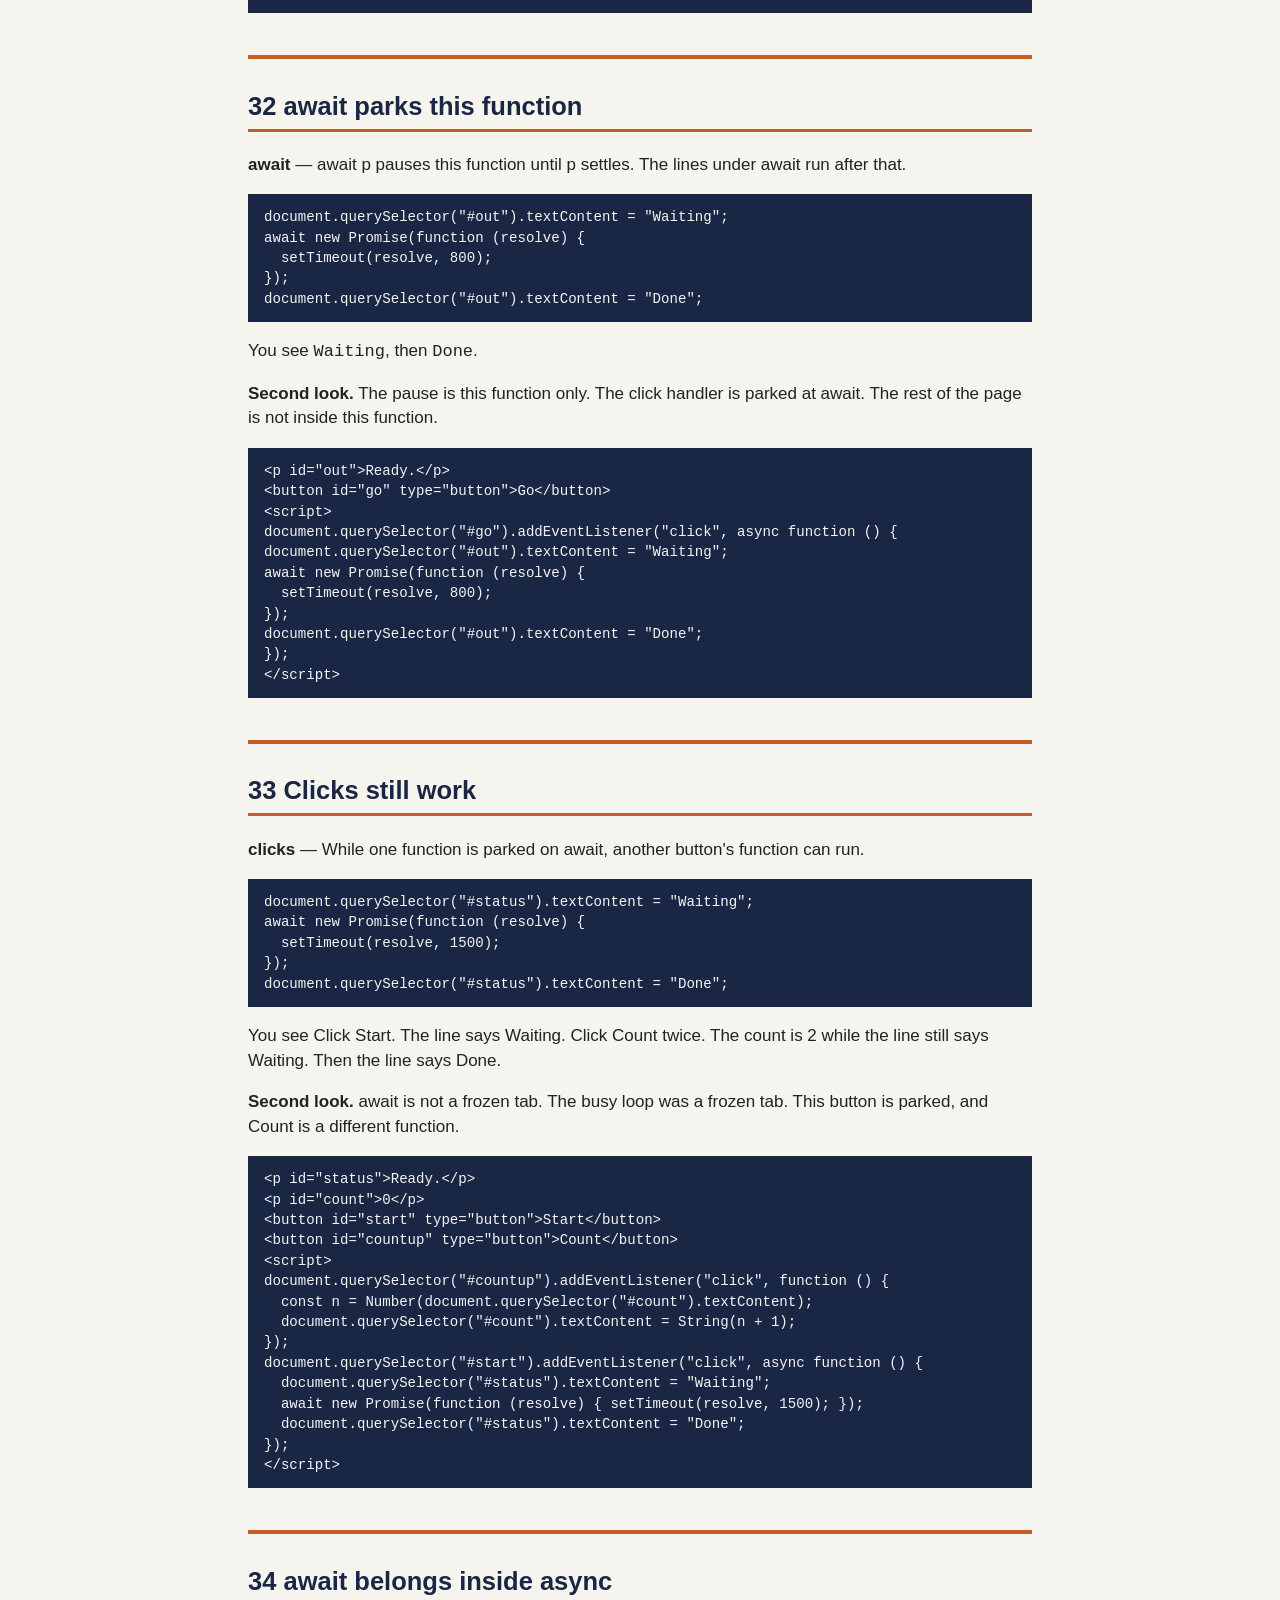
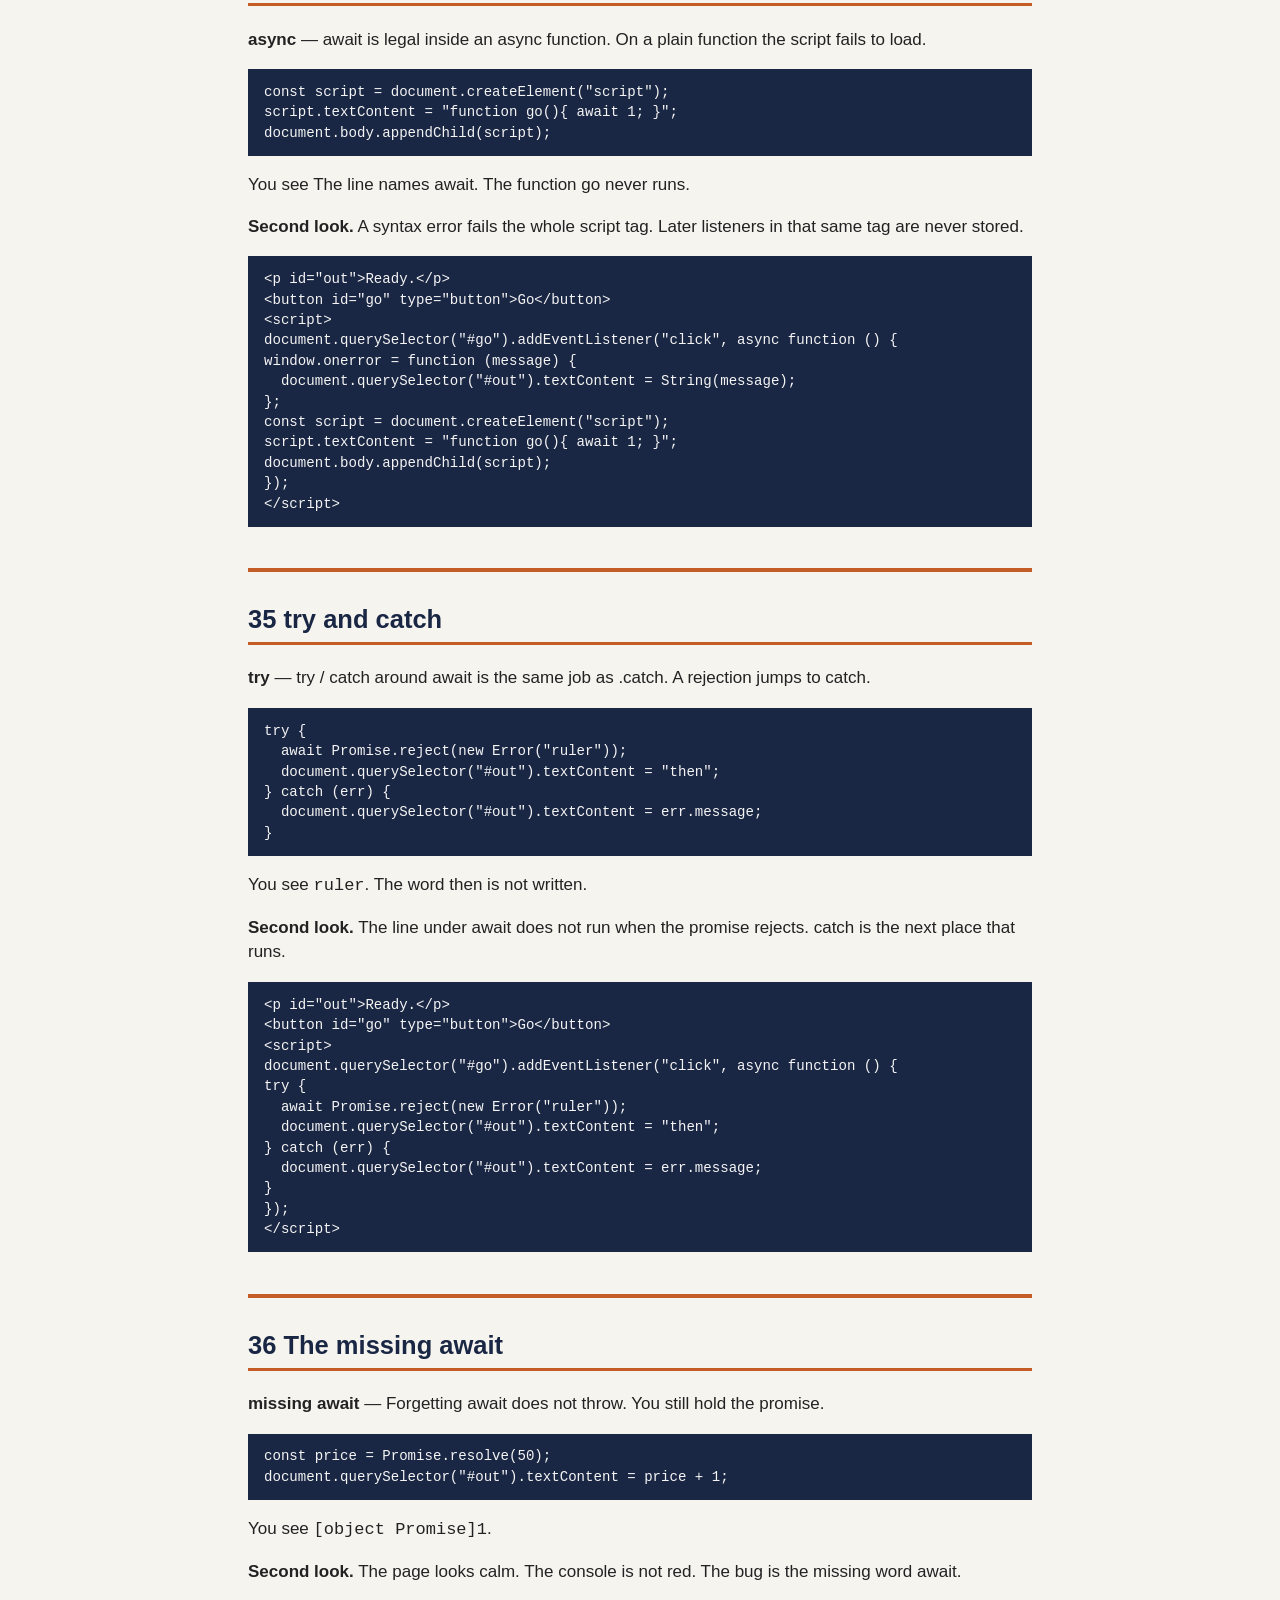
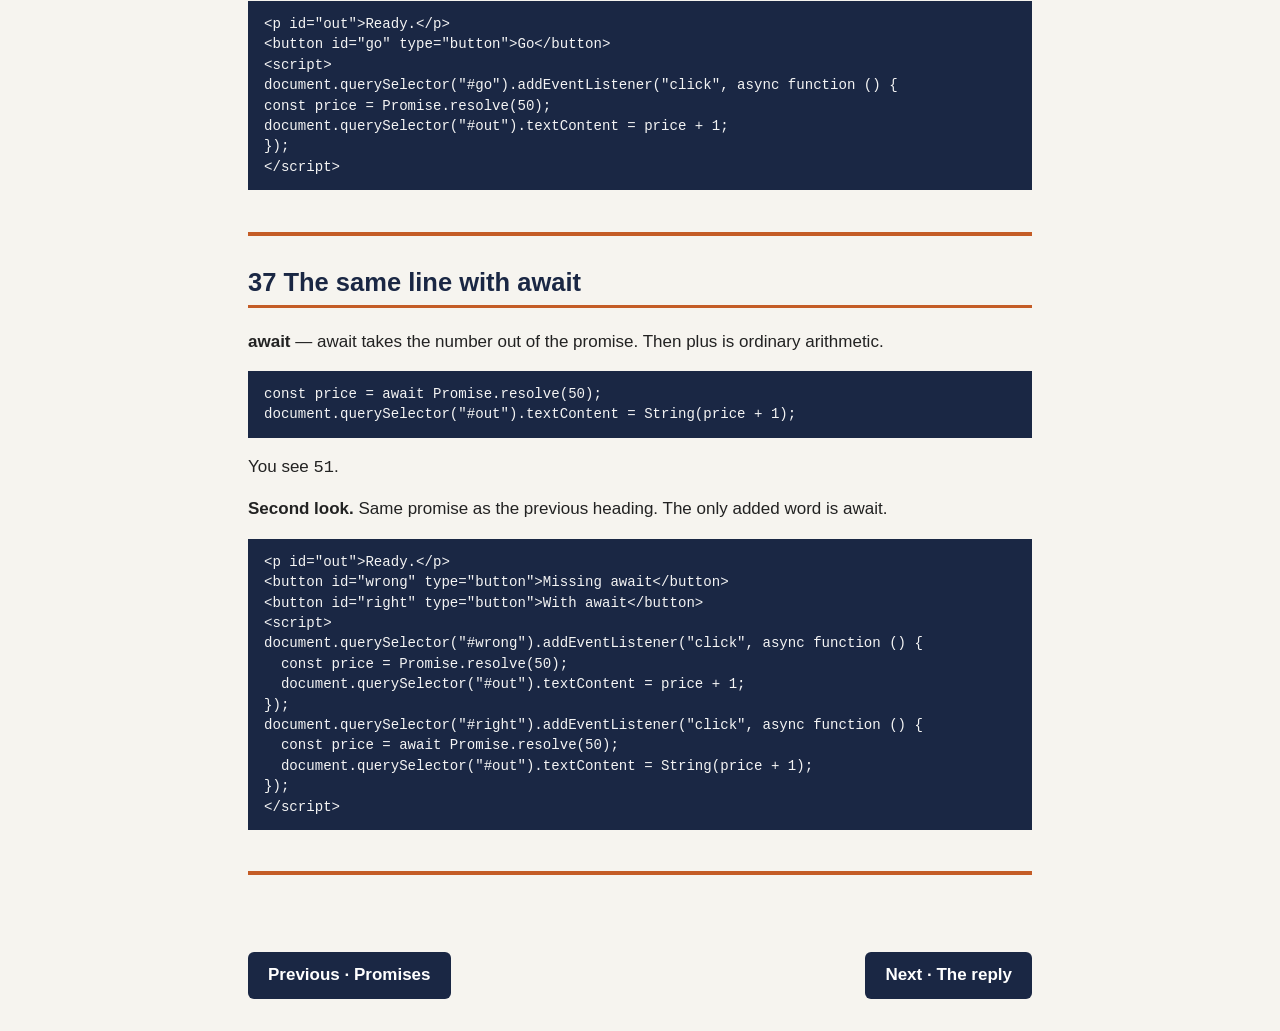
<file: Lab 06 - async and await.html>
<!DOCTYPE html>
<html lang="en"><head><meta charset="utf-8"><title>Lab 06 — async and await</title>
<link rel="stylesheet" href="lab06.css"></head><body>
<header class="top"><h1>Lab 06 — async and await</h1><p>BSCS-F24-A · Ali Hafeez</p></header>
<nav class="top"><a href="Lab 06 - Home.html">Home</a><a href="Lab 06 - The page must not wait.html">The page must not wait</a><a href="Lab 06 - Callbacks.html">Callbacks</a><a href="Lab 06 - Promises.html">Promises</a><a href="Lab 06 - async and await.html">async and await</a><a href="Lab 06 - The reply.html">The reply</a><a href="Lab 06 - Loading and several asks.html">Loading and several asks</a><a href="Lab 06 - Tasks.html">Tasks</a><a href="Lab 06 - 0 The shelf.html">0 The shelf</a><a href="Lab 06 - 1 The lookup.html">1 The lookup</a><a href="Lab 06 - 2 The order.html">2 The order</a></nav>
<main>
<h2 id='t30'>30 async returns a promise</h2>
<p><strong>async</strong> — async on a function means the caller always receives a promise.</p>
<pre><code>async function price() {
  return 50;
}
const receipt = price();
document.querySelector(&quot;#kind&quot;).textContent = String(receipt);
receipt.then(function (n) {
  document.querySelector(&quot;#value&quot;).textContent = String(n);
});</code></pre>
<p>You see The kind line is <code>[object Promise]</code>. The value line is <code>50</code>.</p>
<p><strong>Second look.</strong> The caller does not receive 50. The caller receives a promise that will fulfil with 50.</p>
<pre><code>&lt;p id=&quot;kind&quot;&gt;kind&lt;/p&gt;
&lt;p id=&quot;value&quot;&gt;value&lt;/p&gt;
&lt;button id=&quot;go&quot; type=&quot;button&quot;&gt;Go&lt;/button&gt;
&lt;script&gt;
async function price() { return 50; }
document.querySelector(&quot;#go&quot;).addEventListener(&quot;click&quot;, function () {
  const receipt = price();
  document.querySelector(&quot;#kind&quot;).textContent = String(receipt);
  receipt.then(function (n) {
    document.querySelector(&quot;#value&quot;).textContent = String(n);
  });
});
&lt;/script&gt;</code></pre>
<hr class='section'>
<h2 id='t31'>31 return 50 is still a promise</h2>
<p><strong>return</strong> — return 50 inside an async function fulfils the promise. It does not hand 50 back as a plain number.</p>
<pre><code>async function price() {
  return 50;
}
const receipt = price();
document.querySelector(&quot;#out&quot;).textContent = String(receipt + 1);</code></pre>
<p>You see <code>[object Promise]1</code>.</p>
<p><strong>Second look.</strong> Adding 1 happens to the promise object. The 50 is inside it. This is the same trap as a missing await.</p>
<pre><code>&lt;p id=&quot;out&quot;&gt;Ready.&lt;/p&gt;
&lt;button id=&quot;go&quot; type=&quot;button&quot;&gt;Go&lt;/button&gt;
&lt;script&gt;
document.querySelector(&quot;#go&quot;).addEventListener(&quot;click&quot;, async function () {
async function price() {
  return 50;
}
const receipt = price();
document.querySelector(&quot;#out&quot;).textContent = String(receipt + 1);
});
&lt;/script&gt;</code></pre>
<hr class='section'>
<h2 id='t32'>32 await parks this function</h2>
<p><strong>await</strong> — await p pauses this function until p settles. The lines under await run after that.</p>
<pre><code>document.querySelector(&quot;#out&quot;).textContent = &quot;Waiting&quot;;
await new Promise(function (resolve) {
  setTimeout(resolve, 800);
});
document.querySelector(&quot;#out&quot;).textContent = &quot;Done&quot;;</code></pre>
<p>You see <code>Waiting</code>, then <code>Done</code>.</p>
<p><strong>Second look.</strong> The pause is this function only. The click handler is parked at await. The rest of the page is not inside this function.</p>
<pre><code>&lt;p id=&quot;out&quot;&gt;Ready.&lt;/p&gt;
&lt;button id=&quot;go&quot; type=&quot;button&quot;&gt;Go&lt;/button&gt;
&lt;script&gt;
document.querySelector(&quot;#go&quot;).addEventListener(&quot;click&quot;, async function () {
document.querySelector(&quot;#out&quot;).textContent = &quot;Waiting&quot;;
await new Promise(function (resolve) {
  setTimeout(resolve, 800);
});
document.querySelector(&quot;#out&quot;).textContent = &quot;Done&quot;;
});
&lt;/script&gt;</code></pre>
<hr class='section'>
<h2 id='t33'>33 Clicks still work</h2>
<p><strong>clicks</strong> — While one function is parked on await, another button&#x27;s function can run.</p>
<pre><code>document.querySelector(&quot;#status&quot;).textContent = &quot;Waiting&quot;;
await new Promise(function (resolve) {
  setTimeout(resolve, 1500);
});
document.querySelector(&quot;#status&quot;).textContent = &quot;Done&quot;;</code></pre>
<p>You see Click Start. The line says Waiting. Click Count twice. The count is 2 while the line still says Waiting. Then the line says Done.</p>
<p><strong>Second look.</strong> await is not a frozen tab. The busy loop was a frozen tab. This button is parked, and Count is a different function.</p>
<pre><code>&lt;p id=&quot;status&quot;&gt;Ready.&lt;/p&gt;
&lt;p id=&quot;count&quot;&gt;0&lt;/p&gt;
&lt;button id=&quot;start&quot; type=&quot;button&quot;&gt;Start&lt;/button&gt;
&lt;button id=&quot;countup&quot; type=&quot;button&quot;&gt;Count&lt;/button&gt;
&lt;script&gt;
document.querySelector(&quot;#countup&quot;).addEventListener(&quot;click&quot;, function () {
  const n = Number(document.querySelector(&quot;#count&quot;).textContent);
  document.querySelector(&quot;#count&quot;).textContent = String(n + 1);
});
document.querySelector(&quot;#start&quot;).addEventListener(&quot;click&quot;, async function () {
  document.querySelector(&quot;#status&quot;).textContent = &quot;Waiting&quot;;
  await new Promise(function (resolve) { setTimeout(resolve, 1500); });
  document.querySelector(&quot;#status&quot;).textContent = &quot;Done&quot;;
});
&lt;/script&gt;</code></pre>
<hr class='section'>
<h2 id='t34'>34 await belongs inside async</h2>
<p><strong>async</strong> — await is legal inside an async function. On a plain function the script fails to load.</p>
<pre><code>const script = document.createElement(&quot;script&quot;);
script.textContent = &quot;function go(){ await 1; }&quot;;
document.body.appendChild(script);</code></pre>
<p>You see The line names await. The function go never runs.</p>
<p><strong>Second look.</strong> A syntax error fails the whole script tag. Later listeners in that same tag are never stored.</p>
<pre><code>&lt;p id=&quot;out&quot;&gt;Ready.&lt;/p&gt;
&lt;button id=&quot;go&quot; type=&quot;button&quot;&gt;Go&lt;/button&gt;
&lt;script&gt;
document.querySelector(&quot;#go&quot;).addEventListener(&quot;click&quot;, async function () {
window.onerror = function (message) {
  document.querySelector(&quot;#out&quot;).textContent = String(message);
};
const script = document.createElement(&quot;script&quot;);
script.textContent = &quot;function go(){ await 1; }&quot;;
document.body.appendChild(script);
});
&lt;/script&gt;</code></pre>
<hr class='section'>
<h2 id='t35'>35 try and catch</h2>
<p><strong>try</strong> — try / catch around await is the same job as .catch. A rejection jumps to catch.</p>
<pre><code>try {
  await Promise.reject(new Error(&quot;ruler&quot;));
  document.querySelector(&quot;#out&quot;).textContent = &quot;then&quot;;
} catch (err) {
  document.querySelector(&quot;#out&quot;).textContent = err.message;
}</code></pre>
<p>You see <code>ruler</code>. The word then is not written.</p>
<p><strong>Second look.</strong> The line under await does not run when the promise rejects. catch is the next place that runs.</p>
<pre><code>&lt;p id=&quot;out&quot;&gt;Ready.&lt;/p&gt;
&lt;button id=&quot;go&quot; type=&quot;button&quot;&gt;Go&lt;/button&gt;
&lt;script&gt;
document.querySelector(&quot;#go&quot;).addEventListener(&quot;click&quot;, async function () {
try {
  await Promise.reject(new Error(&quot;ruler&quot;));
  document.querySelector(&quot;#out&quot;).textContent = &quot;then&quot;;
} catch (err) {
  document.querySelector(&quot;#out&quot;).textContent = err.message;
}
});
&lt;/script&gt;</code></pre>
<hr class='section'>
<h2 id='t36'>36 The missing await</h2>
<p><strong>missing await</strong> — Forgetting await does not throw. You still hold the promise.</p>
<pre><code>const price = Promise.resolve(50);
document.querySelector(&quot;#out&quot;).textContent = price + 1;</code></pre>
<p>You see <code>[object Promise]1</code>.</p>
<p><strong>Second look.</strong> The page looks calm. The console is not red. The bug is the missing word await.</p>
<pre><code>&lt;p id=&quot;out&quot;&gt;Ready.&lt;/p&gt;
&lt;button id=&quot;go&quot; type=&quot;button&quot;&gt;Go&lt;/button&gt;
&lt;script&gt;
document.querySelector(&quot;#go&quot;).addEventListener(&quot;click&quot;, async function () {
const price = Promise.resolve(50);
document.querySelector(&quot;#out&quot;).textContent = price + 1;
});
&lt;/script&gt;</code></pre>
<hr class='section'>
<h2 id='t37'>37 The same line with await</h2>
<p><strong>await</strong> — await takes the number out of the promise. Then plus is ordinary arithmetic.</p>
<pre><code>const price = await Promise.resolve(50);
document.querySelector(&quot;#out&quot;).textContent = String(price + 1);</code></pre>
<p>You see <code>51</code>.</p>
<p><strong>Second look.</strong> Same promise as the previous heading. The only added word is await.</p>
<pre><code>&lt;p id=&quot;out&quot;&gt;Ready.&lt;/p&gt;
&lt;button id=&quot;wrong&quot; type=&quot;button&quot;&gt;Missing await&lt;/button&gt;
&lt;button id=&quot;right&quot; type=&quot;button&quot;&gt;With await&lt;/button&gt;
&lt;script&gt;
document.querySelector(&quot;#wrong&quot;).addEventListener(&quot;click&quot;, async function () {
  const price = Promise.resolve(50);
  document.querySelector(&quot;#out&quot;).textContent = price + 1;
});
document.querySelector(&quot;#right&quot;).addEventListener(&quot;click&quot;, async function () {
  const price = await Promise.resolve(50);
  document.querySelector(&quot;#out&quot;).textContent = String(price + 1);
});
&lt;/script&gt;</code></pre>
<hr class='section'>
</main>
<nav class="end"><a href="Lab 06 - Promises.html">Previous · Promises</a><a href="Lab 06 - The reply.html">Next · The reply</a></nav>
</body></html>
</file>
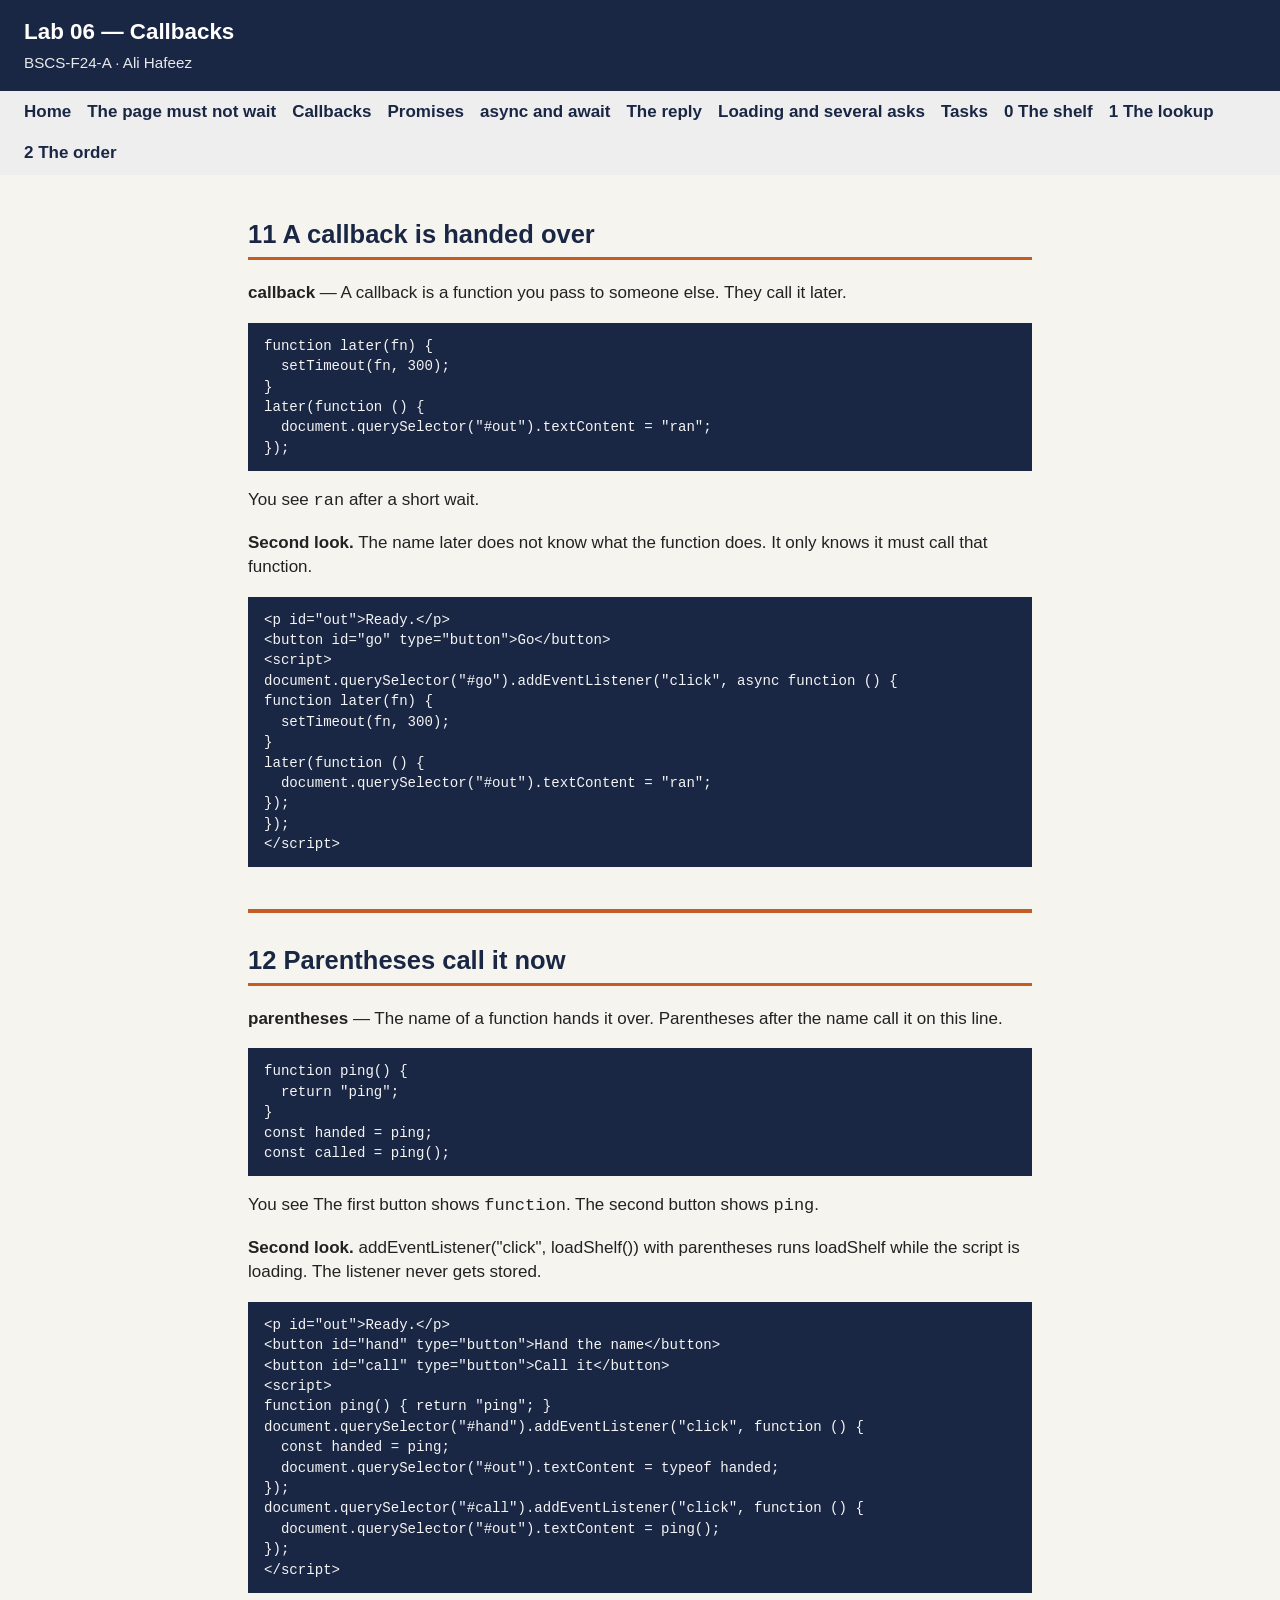
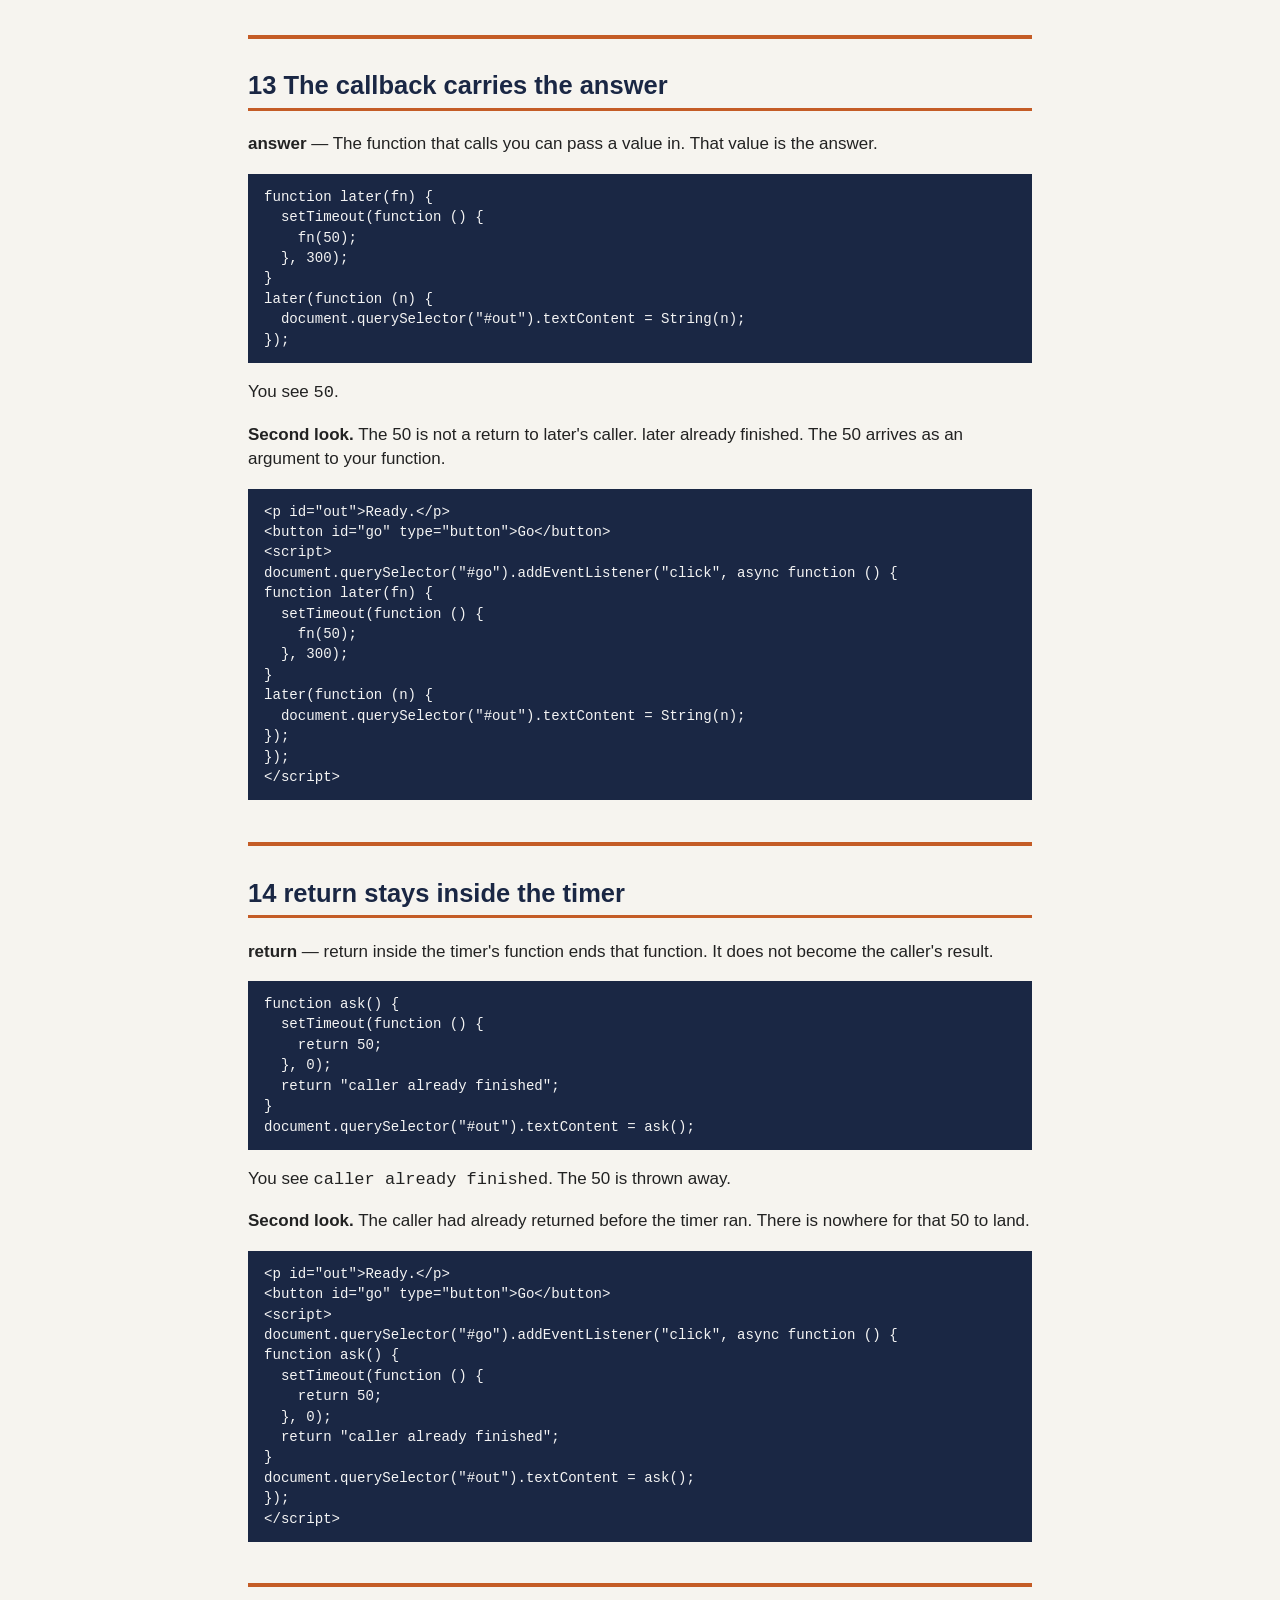
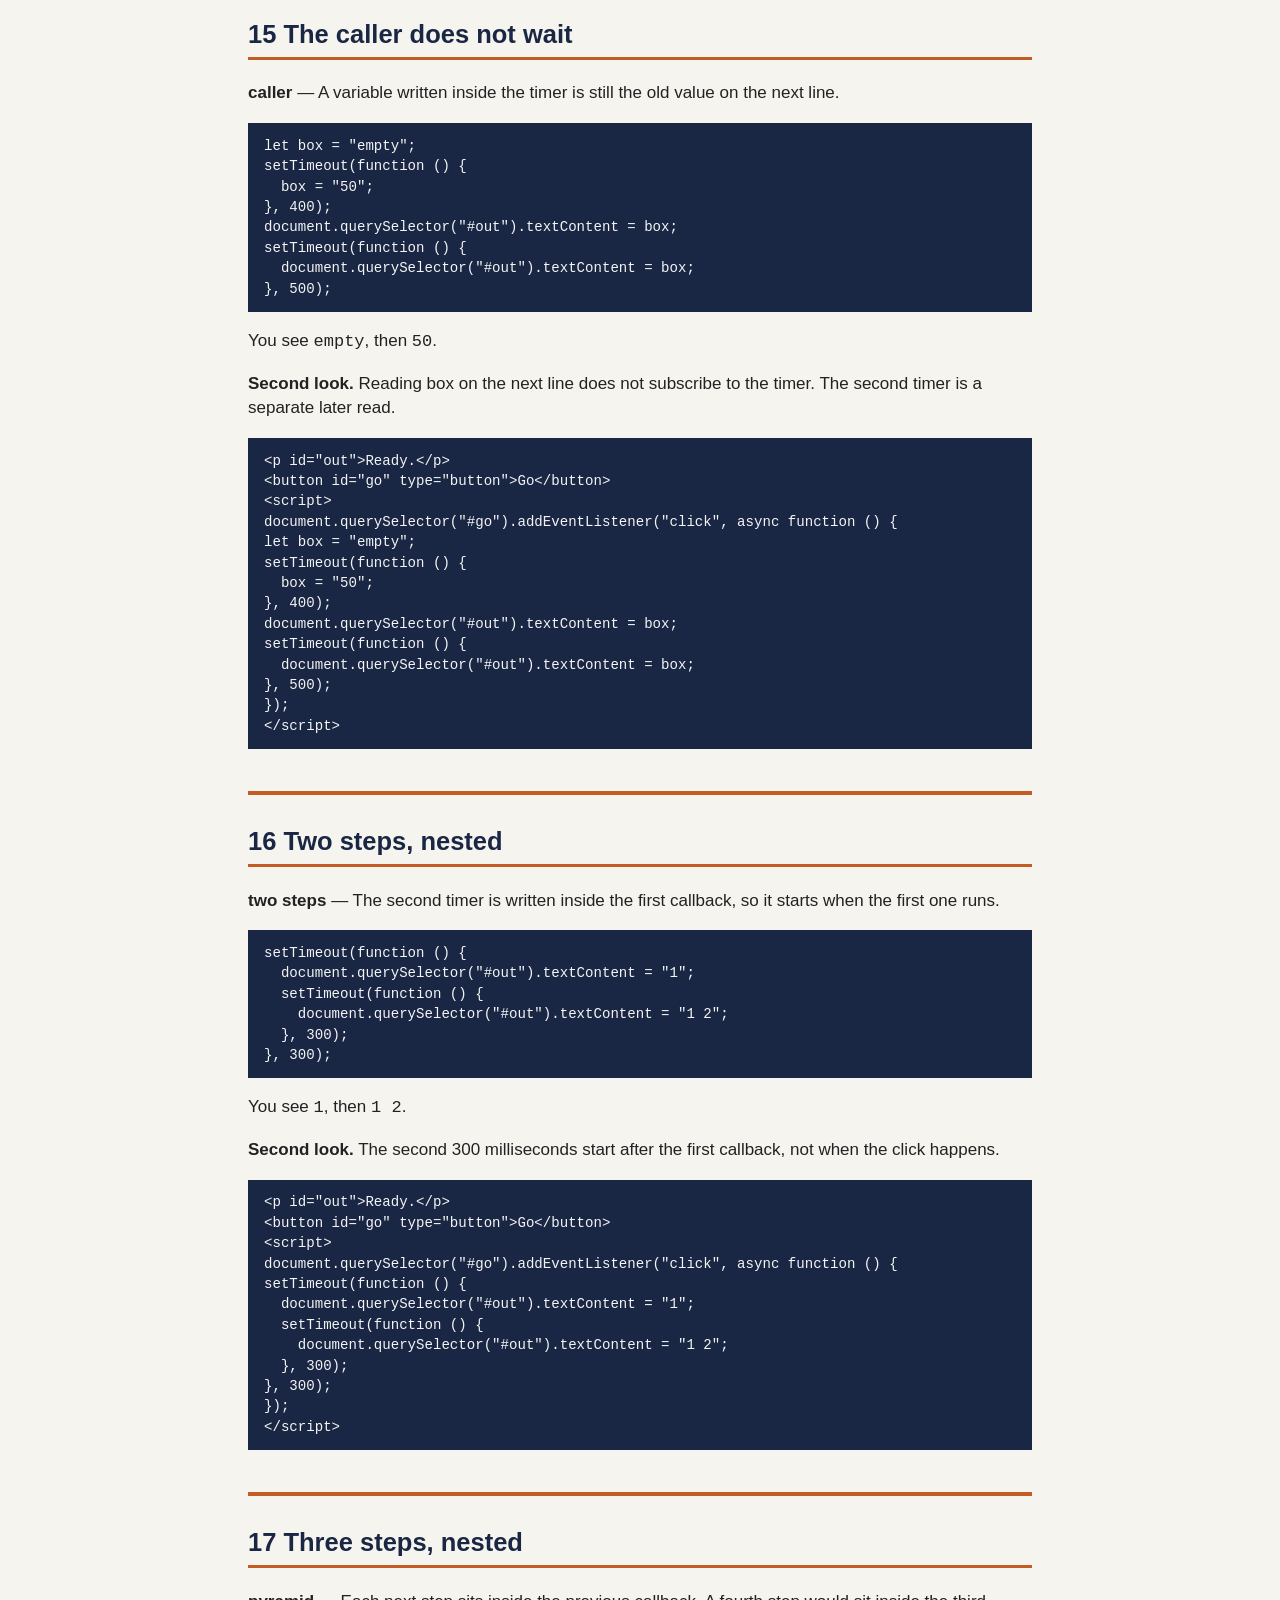
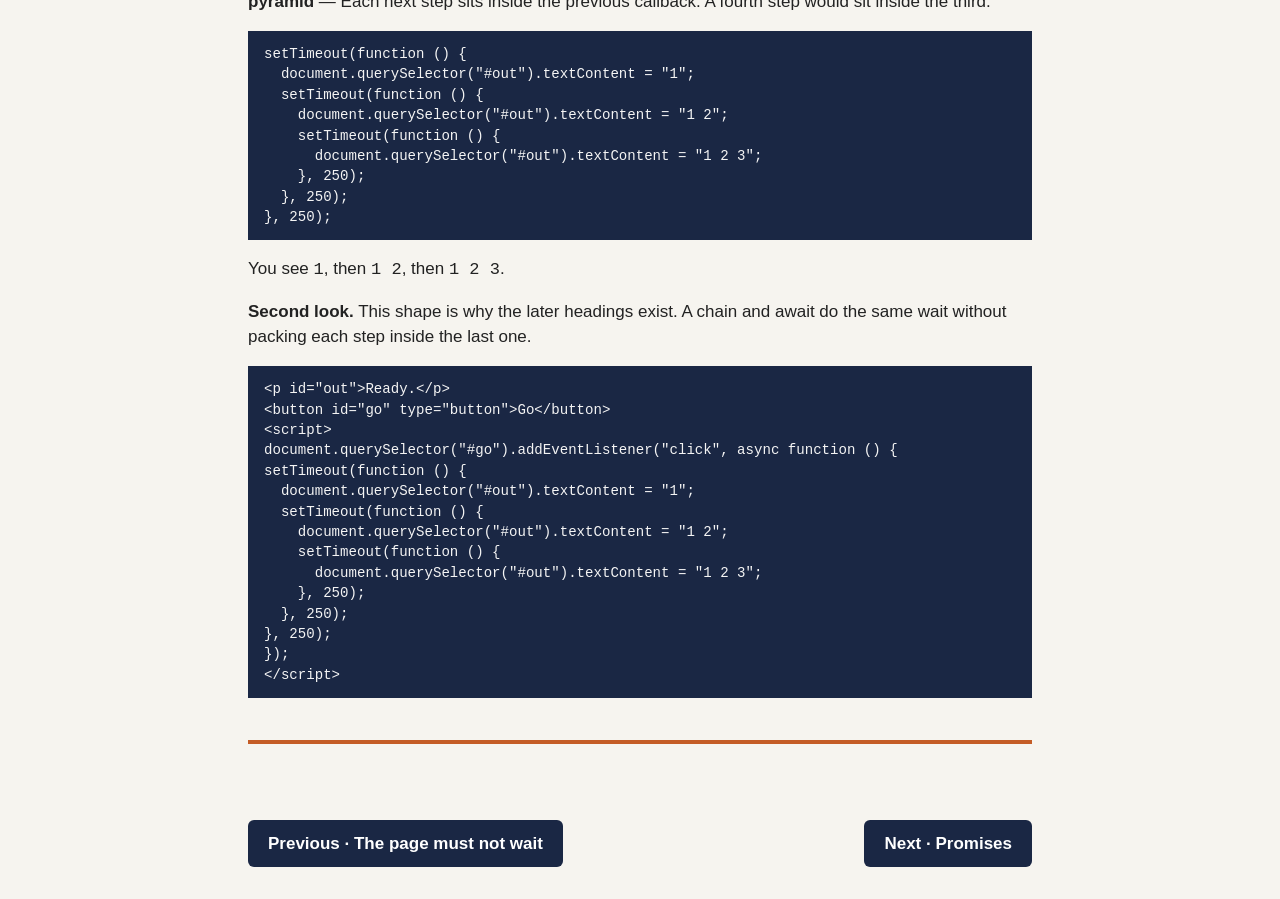
<file: Lab 06 - Callbacks.html>
<!DOCTYPE html>
<html lang="en"><head><meta charset="utf-8"><title>Lab 06 — Callbacks</title>
<link rel="stylesheet" href="lab06.css"></head><body>
<header class="top"><h1>Lab 06 — Callbacks</h1><p>BSCS-F24-A · Ali Hafeez</p></header>
<nav class="top"><a href="Lab 06 - Home.html">Home</a><a href="Lab 06 - The page must not wait.html">The page must not wait</a><a href="Lab 06 - Callbacks.html">Callbacks</a><a href="Lab 06 - Promises.html">Promises</a><a href="Lab 06 - async and await.html">async and await</a><a href="Lab 06 - The reply.html">The reply</a><a href="Lab 06 - Loading and several asks.html">Loading and several asks</a><a href="Lab 06 - Tasks.html">Tasks</a><a href="Lab 06 - 0 The shelf.html">0 The shelf</a><a href="Lab 06 - 1 The lookup.html">1 The lookup</a><a href="Lab 06 - 2 The order.html">2 The order</a></nav>
<main>
<h2 id='t11'>11 A callback is handed over</h2>
<p><strong>callback</strong> — A callback is a function you pass to someone else. They call it later.</p>
<pre><code>function later(fn) {
  setTimeout(fn, 300);
}
later(function () {
  document.querySelector(&quot;#out&quot;).textContent = &quot;ran&quot;;
});</code></pre>
<p>You see <code>ran</code> after a short wait.</p>
<p><strong>Second look.</strong> The name later does not know what the function does. It only knows it must call that function.</p>
<pre><code>&lt;p id=&quot;out&quot;&gt;Ready.&lt;/p&gt;
&lt;button id=&quot;go&quot; type=&quot;button&quot;&gt;Go&lt;/button&gt;
&lt;script&gt;
document.querySelector(&quot;#go&quot;).addEventListener(&quot;click&quot;, async function () {
function later(fn) {
  setTimeout(fn, 300);
}
later(function () {
  document.querySelector(&quot;#out&quot;).textContent = &quot;ran&quot;;
});
});
&lt;/script&gt;</code></pre>
<hr class='section'>
<h2 id='t12'>12 Parentheses call it now</h2>
<p><strong>parentheses</strong> — The name of a function hands it over. Parentheses after the name call it on this line.</p>
<pre><code>function ping() {
  return &quot;ping&quot;;
}
const handed = ping;
const called = ping();</code></pre>
<p>You see The first button shows <code>function</code>. The second button shows <code>ping</code>.</p>
<p><strong>Second look.</strong> addEventListener(&quot;click&quot;, loadShelf()) with parentheses runs loadShelf while the script is loading. The listener never gets stored.</p>
<pre><code>&lt;p id=&quot;out&quot;&gt;Ready.&lt;/p&gt;
&lt;button id=&quot;hand&quot; type=&quot;button&quot;&gt;Hand the name&lt;/button&gt;
&lt;button id=&quot;call&quot; type=&quot;button&quot;&gt;Call it&lt;/button&gt;
&lt;script&gt;
function ping() { return &quot;ping&quot;; }
document.querySelector(&quot;#hand&quot;).addEventListener(&quot;click&quot;, function () {
  const handed = ping;
  document.querySelector(&quot;#out&quot;).textContent = typeof handed;
});
document.querySelector(&quot;#call&quot;).addEventListener(&quot;click&quot;, function () {
  document.querySelector(&quot;#out&quot;).textContent = ping();
});
&lt;/script&gt;</code></pre>
<hr class='section'>
<h2 id='t13'>13 The callback carries the answer</h2>
<p><strong>answer</strong> — The function that calls you can pass a value in. That value is the answer.</p>
<pre><code>function later(fn) {
  setTimeout(function () {
    fn(50);
  }, 300);
}
later(function (n) {
  document.querySelector(&quot;#out&quot;).textContent = String(n);
});</code></pre>
<p>You see <code>50</code>.</p>
<p><strong>Second look.</strong> The 50 is not a return to later&#x27;s caller. later already finished. The 50 arrives as an argument to your function.</p>
<pre><code>&lt;p id=&quot;out&quot;&gt;Ready.&lt;/p&gt;
&lt;button id=&quot;go&quot; type=&quot;button&quot;&gt;Go&lt;/button&gt;
&lt;script&gt;
document.querySelector(&quot;#go&quot;).addEventListener(&quot;click&quot;, async function () {
function later(fn) {
  setTimeout(function () {
    fn(50);
  }, 300);
}
later(function (n) {
  document.querySelector(&quot;#out&quot;).textContent = String(n);
});
});
&lt;/script&gt;</code></pre>
<hr class='section'>
<h2 id='t14'>14 return stays inside the timer</h2>
<p><strong>return</strong> — return inside the timer&#x27;s function ends that function. It does not become the caller&#x27;s result.</p>
<pre><code>function ask() {
  setTimeout(function () {
    return 50;
  }, 0);
  return &quot;caller already finished&quot;;
}
document.querySelector(&quot;#out&quot;).textContent = ask();</code></pre>
<p>You see <code>caller already finished</code>. The 50 is thrown away.</p>
<p><strong>Second look.</strong> The caller had already returned before the timer ran. There is nowhere for that 50 to land.</p>
<pre><code>&lt;p id=&quot;out&quot;&gt;Ready.&lt;/p&gt;
&lt;button id=&quot;go&quot; type=&quot;button&quot;&gt;Go&lt;/button&gt;
&lt;script&gt;
document.querySelector(&quot;#go&quot;).addEventListener(&quot;click&quot;, async function () {
function ask() {
  setTimeout(function () {
    return 50;
  }, 0);
  return &quot;caller already finished&quot;;
}
document.querySelector(&quot;#out&quot;).textContent = ask();
});
&lt;/script&gt;</code></pre>
<hr class='section'>
<h2 id='t15'>15 The caller does not wait</h2>
<p><strong>caller</strong> — A variable written inside the timer is still the old value on the next line.</p>
<pre><code>let box = &quot;empty&quot;;
setTimeout(function () {
  box = &quot;50&quot;;
}, 400);
document.querySelector(&quot;#out&quot;).textContent = box;
setTimeout(function () {
  document.querySelector(&quot;#out&quot;).textContent = box;
}, 500);</code></pre>
<p>You see <code>empty</code>, then <code>50</code>.</p>
<p><strong>Second look.</strong> Reading box on the next line does not subscribe to the timer. The second timer is a separate later read.</p>
<pre><code>&lt;p id=&quot;out&quot;&gt;Ready.&lt;/p&gt;
&lt;button id=&quot;go&quot; type=&quot;button&quot;&gt;Go&lt;/button&gt;
&lt;script&gt;
document.querySelector(&quot;#go&quot;).addEventListener(&quot;click&quot;, async function () {
let box = &quot;empty&quot;;
setTimeout(function () {
  box = &quot;50&quot;;
}, 400);
document.querySelector(&quot;#out&quot;).textContent = box;
setTimeout(function () {
  document.querySelector(&quot;#out&quot;).textContent = box;
}, 500);
});
&lt;/script&gt;</code></pre>
<hr class='section'>
<h2 id='t16'>16 Two steps, nested</h2>
<p><strong>two steps</strong> — The second timer is written inside the first callback, so it starts when the first one runs.</p>
<pre><code>setTimeout(function () {
  document.querySelector(&quot;#out&quot;).textContent = &quot;1&quot;;
  setTimeout(function () {
    document.querySelector(&quot;#out&quot;).textContent = &quot;1 2&quot;;
  }, 300);
}, 300);</code></pre>
<p>You see <code>1</code>, then <code>1 2</code>.</p>
<p><strong>Second look.</strong> The second 300 milliseconds start after the first callback, not when the click happens.</p>
<pre><code>&lt;p id=&quot;out&quot;&gt;Ready.&lt;/p&gt;
&lt;button id=&quot;go&quot; type=&quot;button&quot;&gt;Go&lt;/button&gt;
&lt;script&gt;
document.querySelector(&quot;#go&quot;).addEventListener(&quot;click&quot;, async function () {
setTimeout(function () {
  document.querySelector(&quot;#out&quot;).textContent = &quot;1&quot;;
  setTimeout(function () {
    document.querySelector(&quot;#out&quot;).textContent = &quot;1 2&quot;;
  }, 300);
}, 300);
});
&lt;/script&gt;</code></pre>
<hr class='section'>
<h2 id='t17'>17 Three steps, nested</h2>
<p><strong>pyramid</strong> — Each next step sits inside the previous callback. A fourth step would sit inside the third.</p>
<pre><code>setTimeout(function () {
  document.querySelector(&quot;#out&quot;).textContent = &quot;1&quot;;
  setTimeout(function () {
    document.querySelector(&quot;#out&quot;).textContent = &quot;1 2&quot;;
    setTimeout(function () {
      document.querySelector(&quot;#out&quot;).textContent = &quot;1 2 3&quot;;
    }, 250);
  }, 250);
}, 250);</code></pre>
<p>You see <code>1</code>, then <code>1 2</code>, then <code>1 2 3</code>.</p>
<p><strong>Second look.</strong> This shape is why the later headings exist. A chain and await do the same wait without packing each step inside the last one.</p>
<pre><code>&lt;p id=&quot;out&quot;&gt;Ready.&lt;/p&gt;
&lt;button id=&quot;go&quot; type=&quot;button&quot;&gt;Go&lt;/button&gt;
&lt;script&gt;
document.querySelector(&quot;#go&quot;).addEventListener(&quot;click&quot;, async function () {
setTimeout(function () {
  document.querySelector(&quot;#out&quot;).textContent = &quot;1&quot;;
  setTimeout(function () {
    document.querySelector(&quot;#out&quot;).textContent = &quot;1 2&quot;;
    setTimeout(function () {
      document.querySelector(&quot;#out&quot;).textContent = &quot;1 2 3&quot;;
    }, 250);
  }, 250);
}, 250);
});
&lt;/script&gt;</code></pre>
<hr class='section'>
</main>
<nav class="end"><a href="Lab 06 - The page must not wait.html">Previous · The page must not wait</a><a href="Lab 06 - Promises.html">Next · Promises</a></nav>
</body></html>
</file>
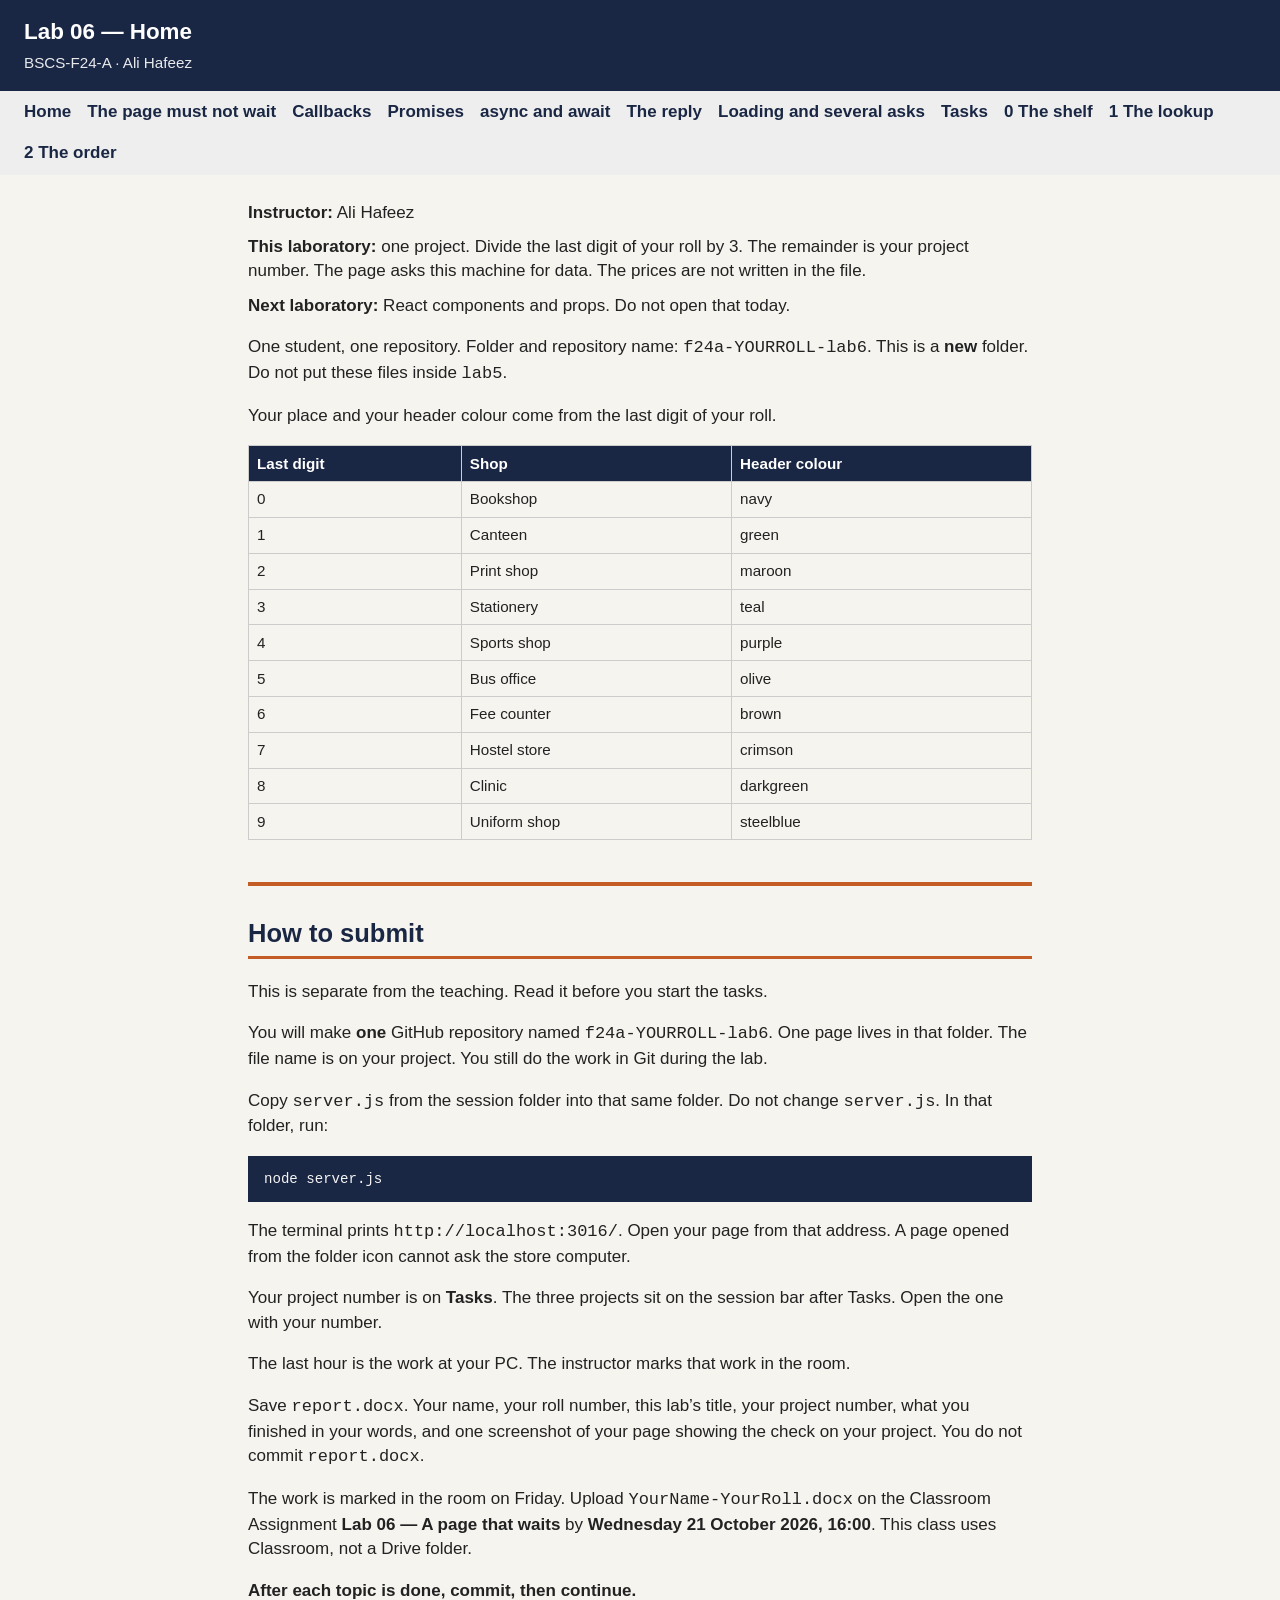
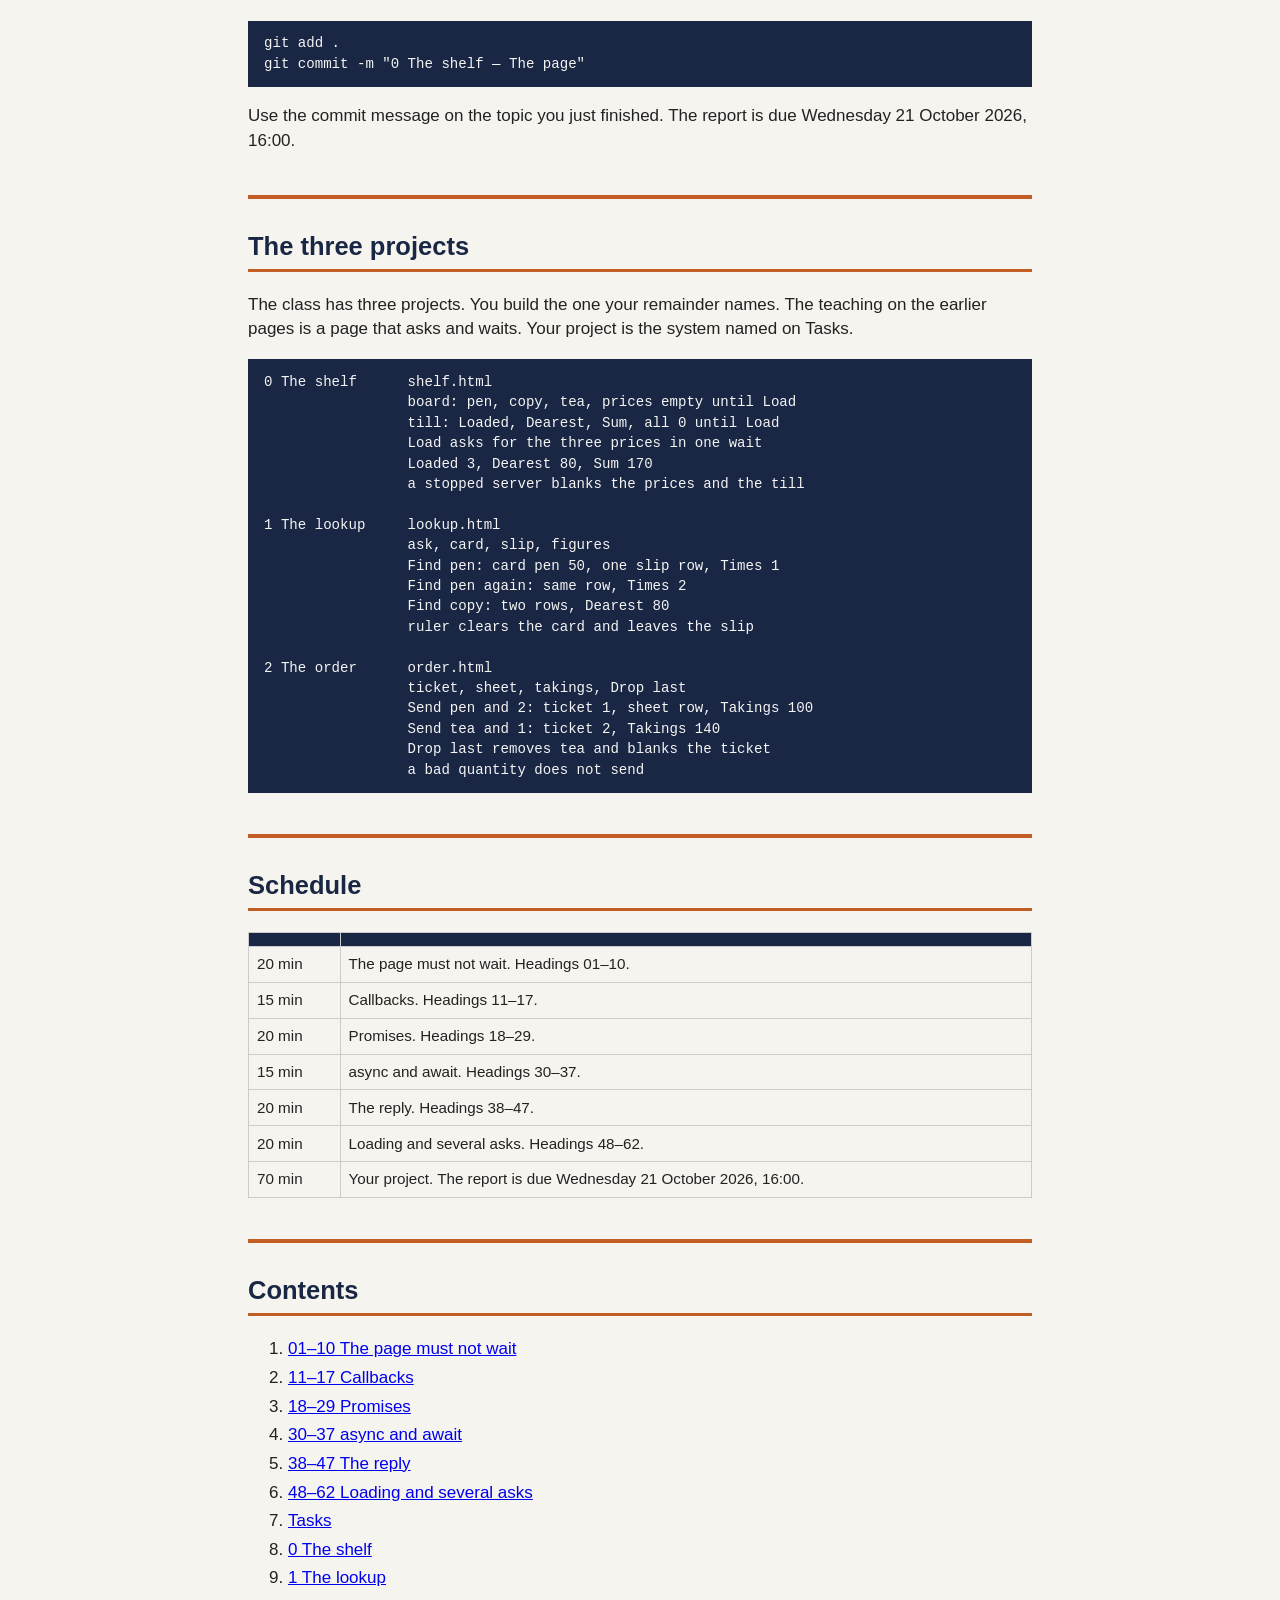
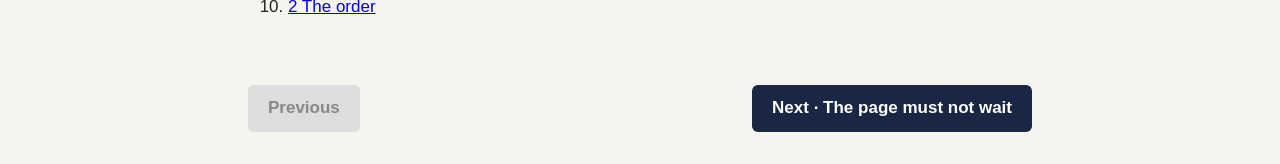
<file: Lab 06 - Home.html>
<!DOCTYPE html>
<html lang="en"><head><meta charset="utf-8"><title>Lab 06 — Home</title>
<link rel="stylesheet" href="lab06.css"></head><body>
<header class="top"><h1>Lab 06 — Home</h1><p>BSCS-F24-A · Ali Hafeez</p></header>
<nav class="top"><a href="Lab 06 - Home.html">Home</a><a href="Lab 06 - The page must not wait.html">The page must not wait</a><a href="Lab 06 - Callbacks.html">Callbacks</a><a href="Lab 06 - Promises.html">Promises</a><a href="Lab 06 - async and await.html">async and await</a><a href="Lab 06 - The reply.html">The reply</a><a href="Lab 06 - Loading and several asks.html">Loading and several asks</a><a href="Lab 06 - Tasks.html">Tasks</a><a href="Lab 06 - 0 The shelf.html">0 The shelf</a><a href="Lab 06 - 1 The lookup.html">1 The lookup</a><a href="Lab 06 - 2 The order.html">2 The order</a></nav>
<main>
<p class='line'><strong>Instructor:</strong> Ali Hafeez</p>
<p class='line'><strong>This laboratory:</strong> one project. Divide the last digit of your roll by 3. The remainder is your project number. The page asks this machine for data. The prices are not written in the file.</p>
<p class='line'><strong>Next laboratory:</strong> React components and props. Do not open that today.</p>
<p>One student, one repository. Folder and repository name: <code>f24a-YOURROLL-lab6</code>. This is a <strong>new</strong> folder. Do not put these files inside <code>lab5</code>.</p>
<p>Your place and your header colour come from the last digit of your roll.</p>
<table class='attrs'><tr><th>Last digit</th><th>Shop</th><th>Header colour</th></tr><tr><td>0</td><td>Bookshop</td><td>navy</td></tr><tr><td>1</td><td>Canteen</td><td>green</td></tr><tr><td>2</td><td>Print shop</td><td>maroon</td></tr><tr><td>3</td><td>Stationery</td><td>teal</td></tr><tr><td>4</td><td>Sports shop</td><td>purple</td></tr><tr><td>5</td><td>Bus office</td><td>olive</td></tr><tr><td>6</td><td>Fee counter</td><td>brown</td></tr><tr><td>7</td><td>Hostel store</td><td>crimson</td></tr><tr><td>8</td><td>Clinic</td><td>darkgreen</td></tr><tr><td>9</td><td>Uniform shop</td><td>steelblue</td></tr></table>
<hr class='section'>
<h2>How to submit</h2>
<p>This is separate from the teaching. Read it before you start the tasks.</p>
<p>You will make <strong>one</strong> GitHub repository named <code>f24a-YOURROLL-lab6</code>. One page lives in that folder. The file name is on your project. You still do the work in Git during the lab.</p>
<p>Copy <code>server.js</code> from the session folder into that same folder. Do not change <code>server.js</code>. In that folder, run:</p>
<pre><code>node server.js</code></pre>
<p>The terminal prints <code>http://localhost:3016/</code>. Open your page from that address. A page opened from the folder icon cannot ask the store computer.</p>
<p>Your project number is on <strong>Tasks</strong>. The three projects sit on the session bar after Tasks. Open the one with your number.</p>
<p>The last hour is the work at your PC. The instructor marks that work in the room.</p>
<p>Save <code>report.docx</code>. Your name, your roll number, this lab’s title, your project number, what you finished in your words, and one screenshot of your page showing the check on your project. You do not commit <code>report.docx</code>.</p>
<p>The work is marked in the room on Friday. Upload <code>YourName-YourRoll.docx</code> on the Classroom Assignment <strong>Lab 06 — A page that waits</strong> by <strong>Wednesday 21 October 2026, 16:00</strong>. This class uses Classroom, not a Drive folder.</p>
<p><strong>After each topic is done, commit, then continue.</strong></p>
<pre><code>git add .
git commit -m &quot;0 The shelf — The page&quot;</code></pre>
<p>Use the commit message on the topic you just finished. The report is due Wednesday 21 October 2026, 16:00.</p>
<hr class='section'>
<h2>The three projects</h2>
<p>The class has three projects. You build the one your remainder names. The teaching on the earlier pages is a page that asks and waits. Your project is the system named on Tasks.</p>
<pre><code>0 The shelf      shelf.html
                 board: pen, copy, tea, prices empty until Load
                 till: Loaded, Dearest, Sum, all 0 until Load
                 Load asks for the three prices in one wait
                 Loaded 3, Dearest 80, Sum 170
                 a stopped server blanks the prices and the till

1 The lookup     lookup.html
                 ask, card, slip, figures
                 Find pen: card pen 50, one slip row, Times 1
                 Find pen again: same row, Times 2
                 Find copy: two rows, Dearest 80
                 ruler clears the card and leaves the slip

2 The order      order.html
                 ticket, sheet, takings, Drop last
                 Send pen and 2: ticket 1, sheet row, Takings 100
                 Send tea and 1: ticket 2, Takings 140
                 Drop last removes tea and blanks the ticket
                 a bad quantity does not send</code></pre>
<hr class='section'>
<h2>Schedule</h2>
<table class='attrs'><tr><th></th><th></th></tr><tr><td>20 min</td><td>The page must not wait. Headings 01–10.</td></tr><tr><td>15 min</td><td>Callbacks. Headings 11–17.</td></tr><tr><td>20 min</td><td>Promises. Headings 18–29.</td></tr><tr><td>15 min</td><td>async and await. Headings 30–37.</td></tr><tr><td>20 min</td><td>The reply. Headings 38–47.</td></tr><tr><td>20 min</td><td>Loading and several asks. Headings 48–62.</td></tr><tr><td>70 min</td><td>Your project. The report is due Wednesday 21 October 2026, 16:00.</td></tr></table>
<hr class='section'>
<h2>Contents</h2><ol>
<li><a href='Lab 06 - The page must not wait.html'>01–10 The page must not wait</a></li>
<li><a href='Lab 06 - Callbacks.html'>11–17 Callbacks</a></li>
<li><a href='Lab 06 - Promises.html'>18–29 Promises</a></li>
<li><a href='Lab 06 - async and await.html'>30–37 async and await</a></li>
<li><a href='Lab 06 - The reply.html'>38–47 The reply</a></li>
<li><a href='Lab 06 - Loading and several asks.html'>48–62 Loading and several asks</a></li>
<li><a href='Lab 06 - Tasks.html'>Tasks</a></li>
<li><a href='Lab 06 - 0 The shelf.html'>0 The shelf</a></li>
<li><a href='Lab 06 - 1 The lookup.html'>1 The lookup</a></li>
<li><a href='Lab 06 - 2 The order.html'>2 The order</a></li>
</ol>
</main>
<nav class="end"><span class="off">Previous</span><a href="Lab 06 - The page must not wait.html">Next · The page must not wait</a></nav>
</body></html>
</file>
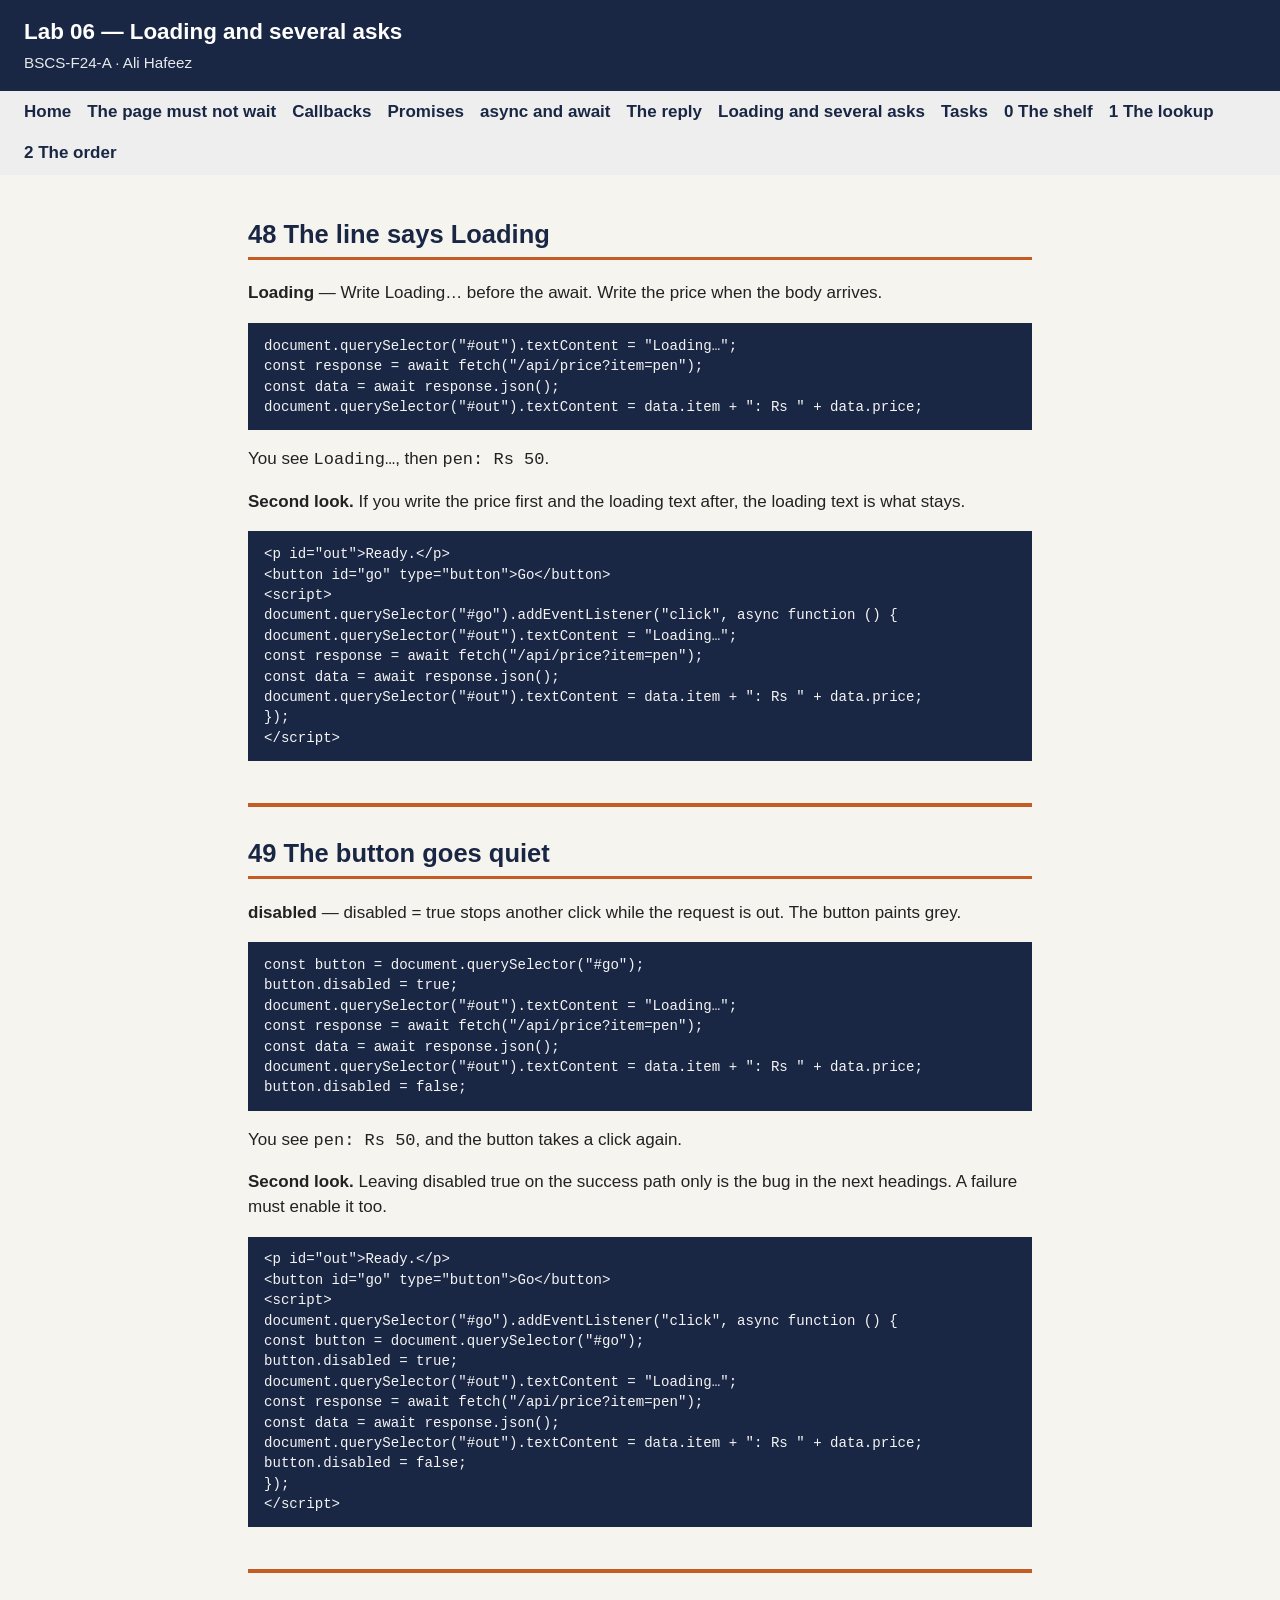
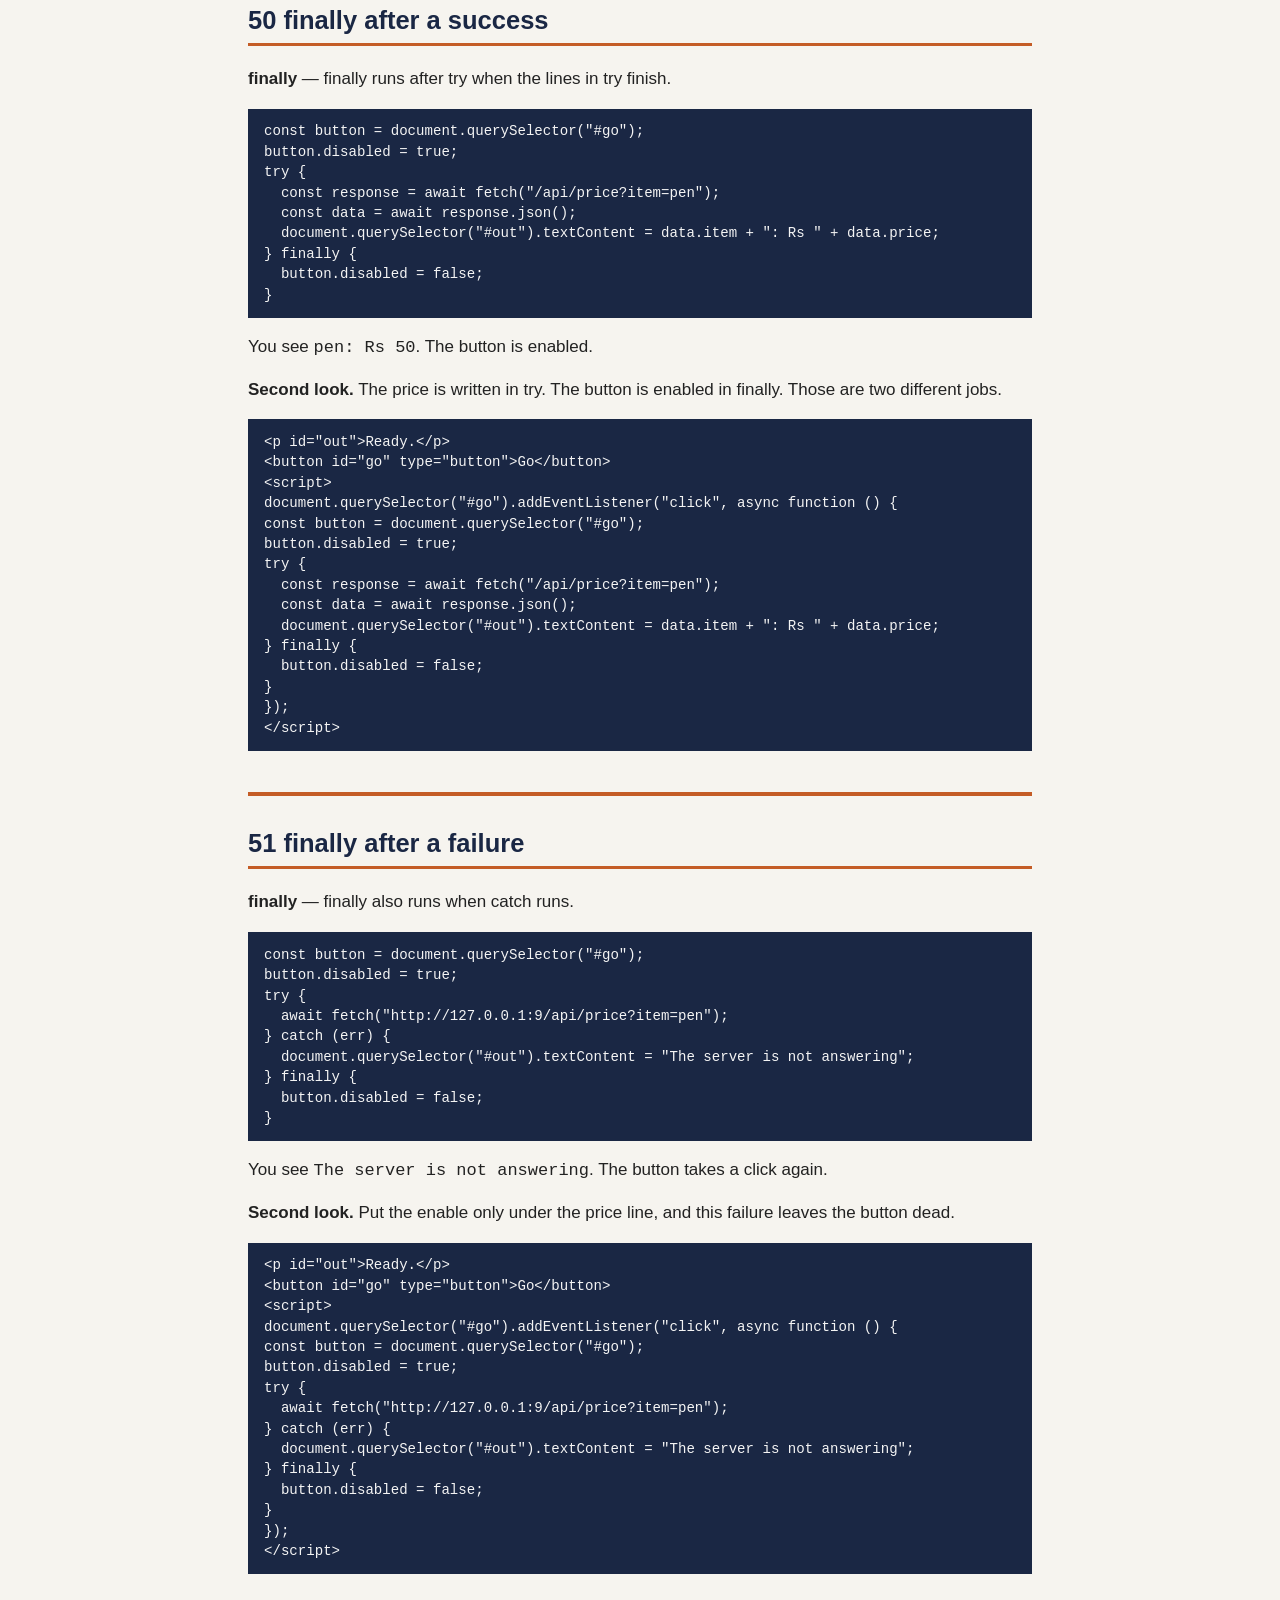
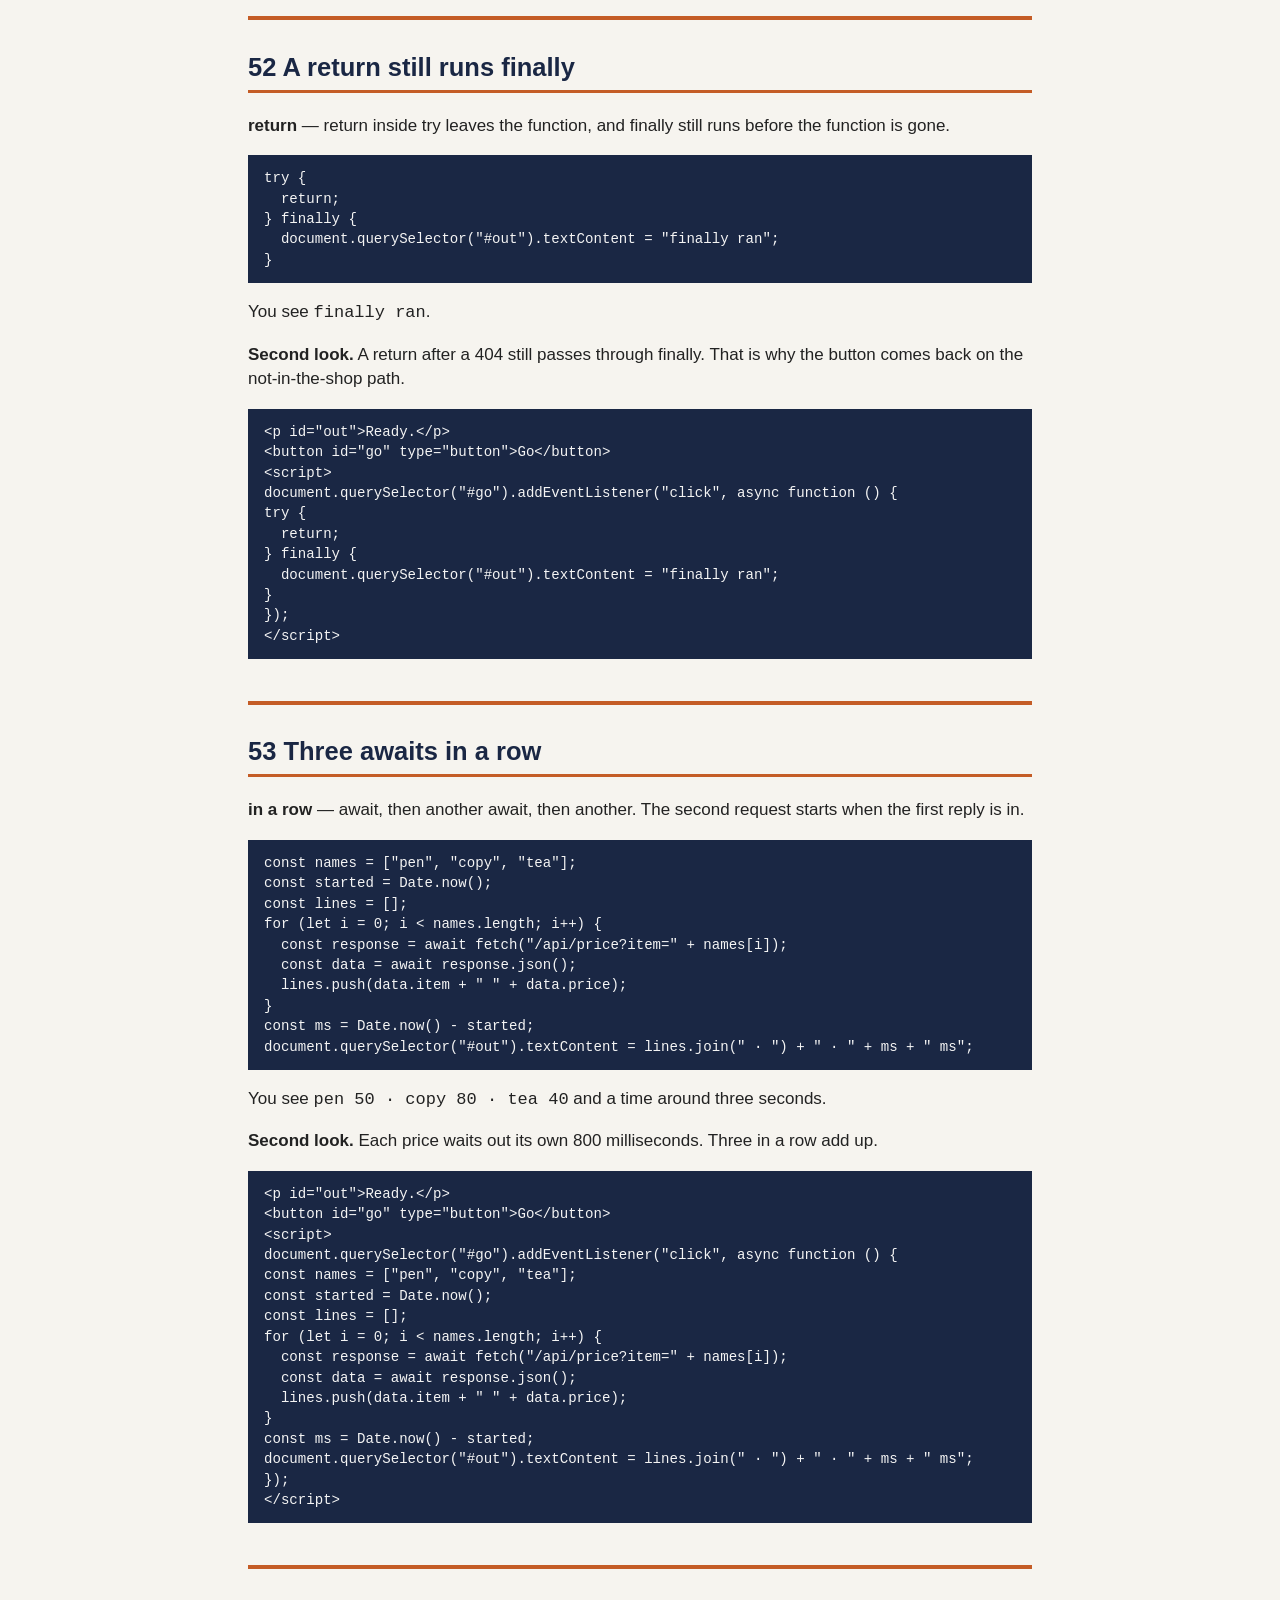
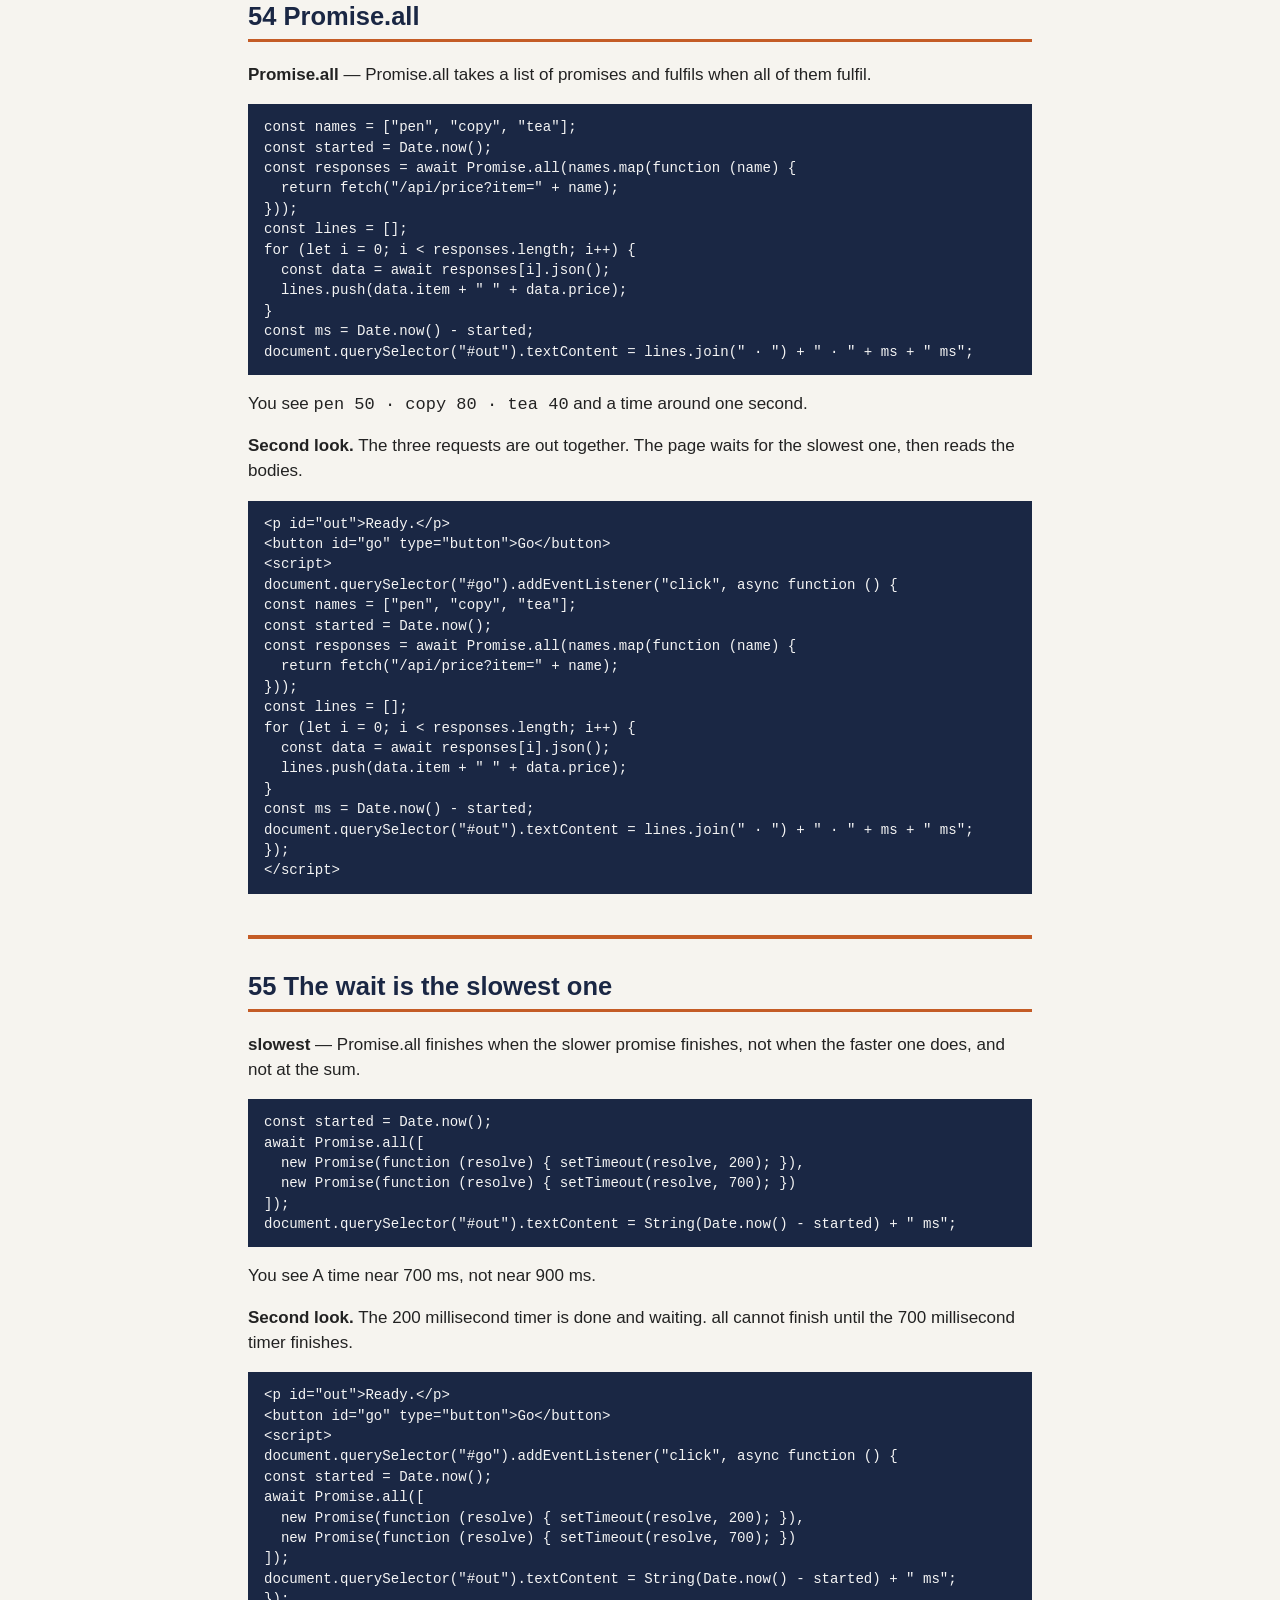
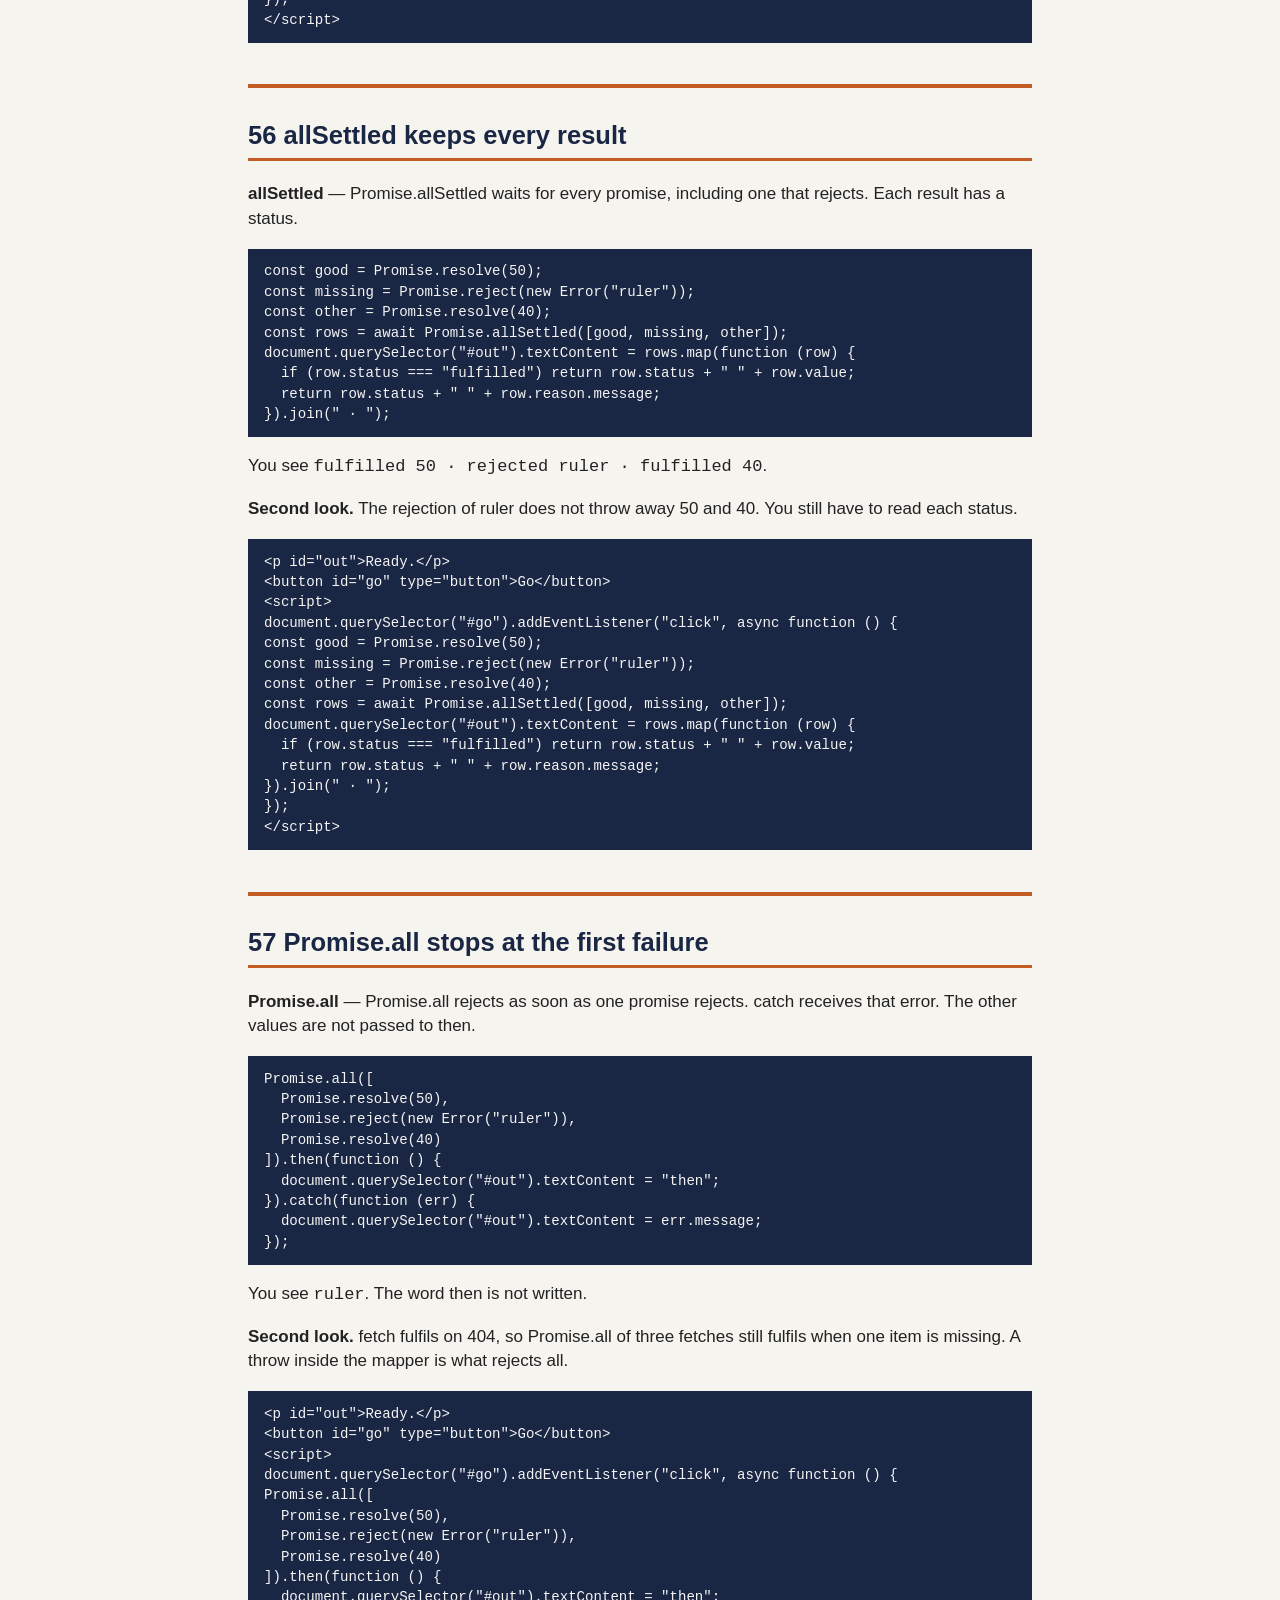
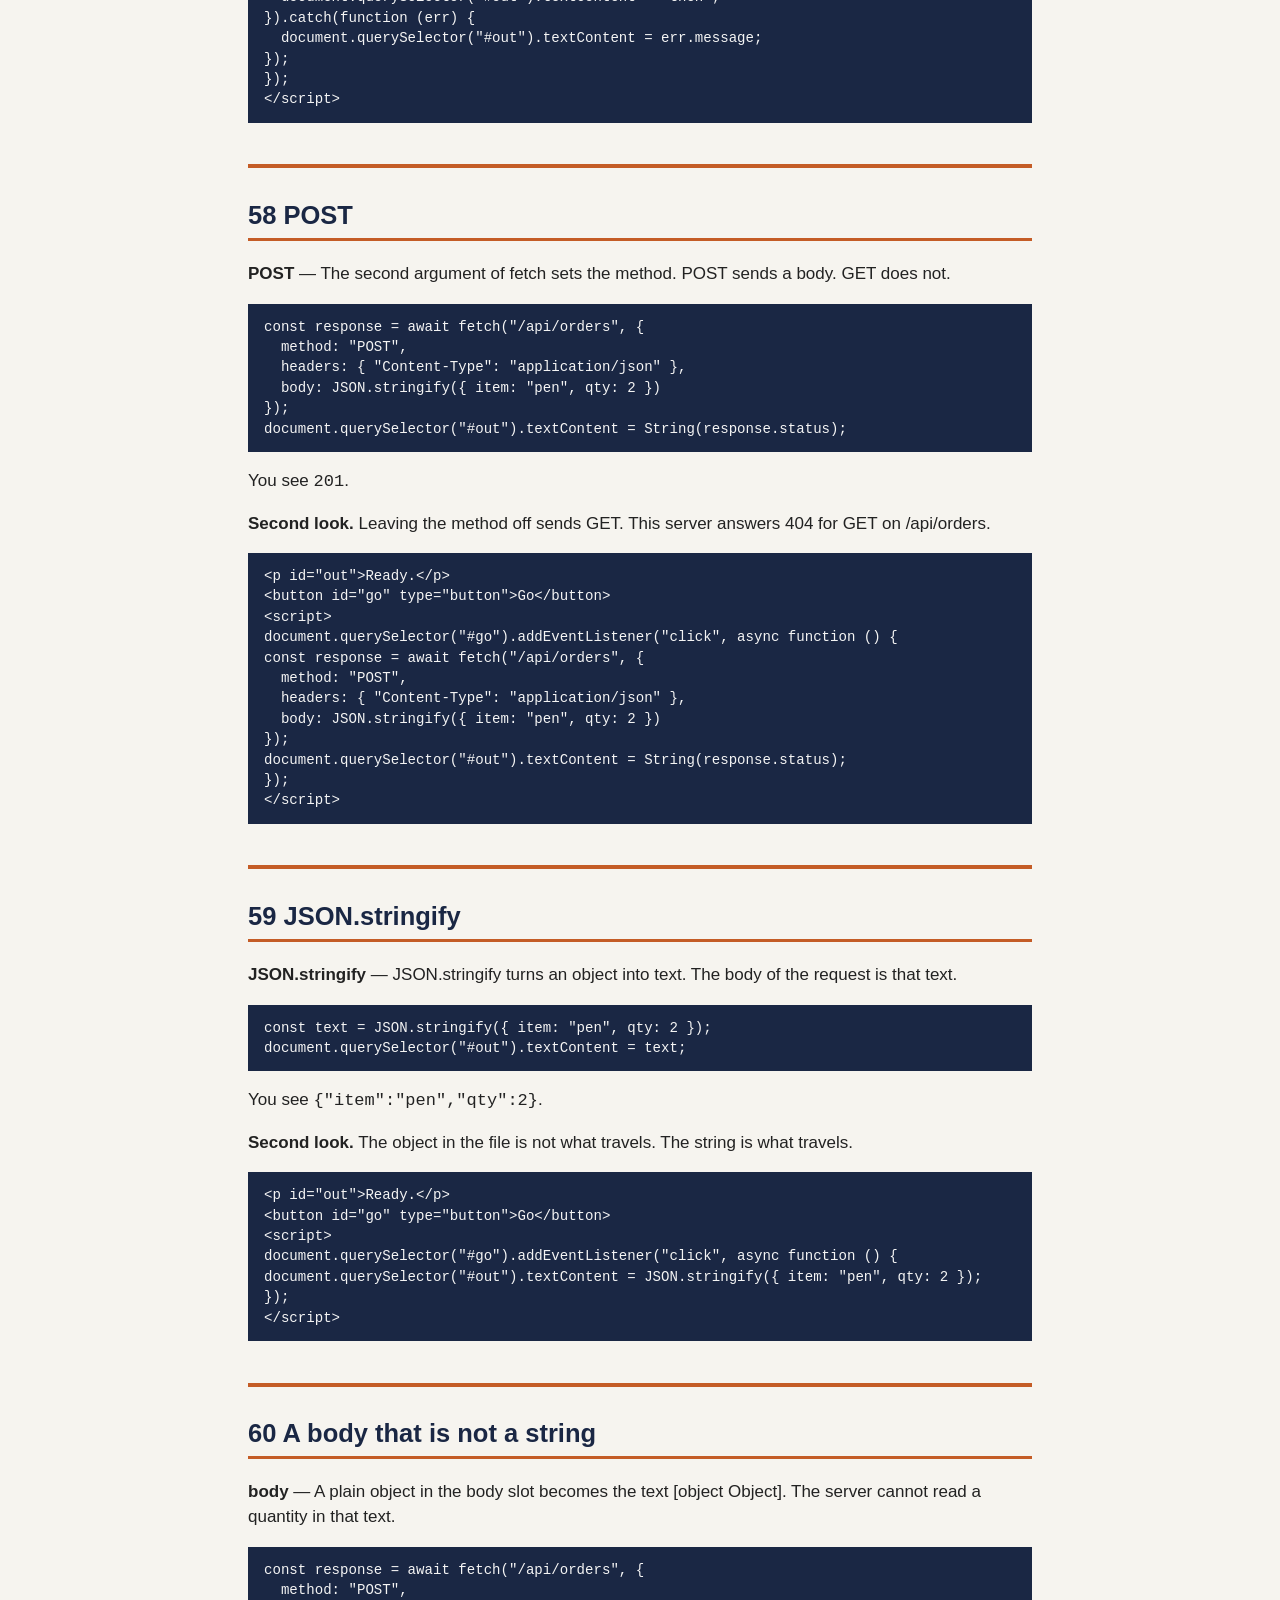
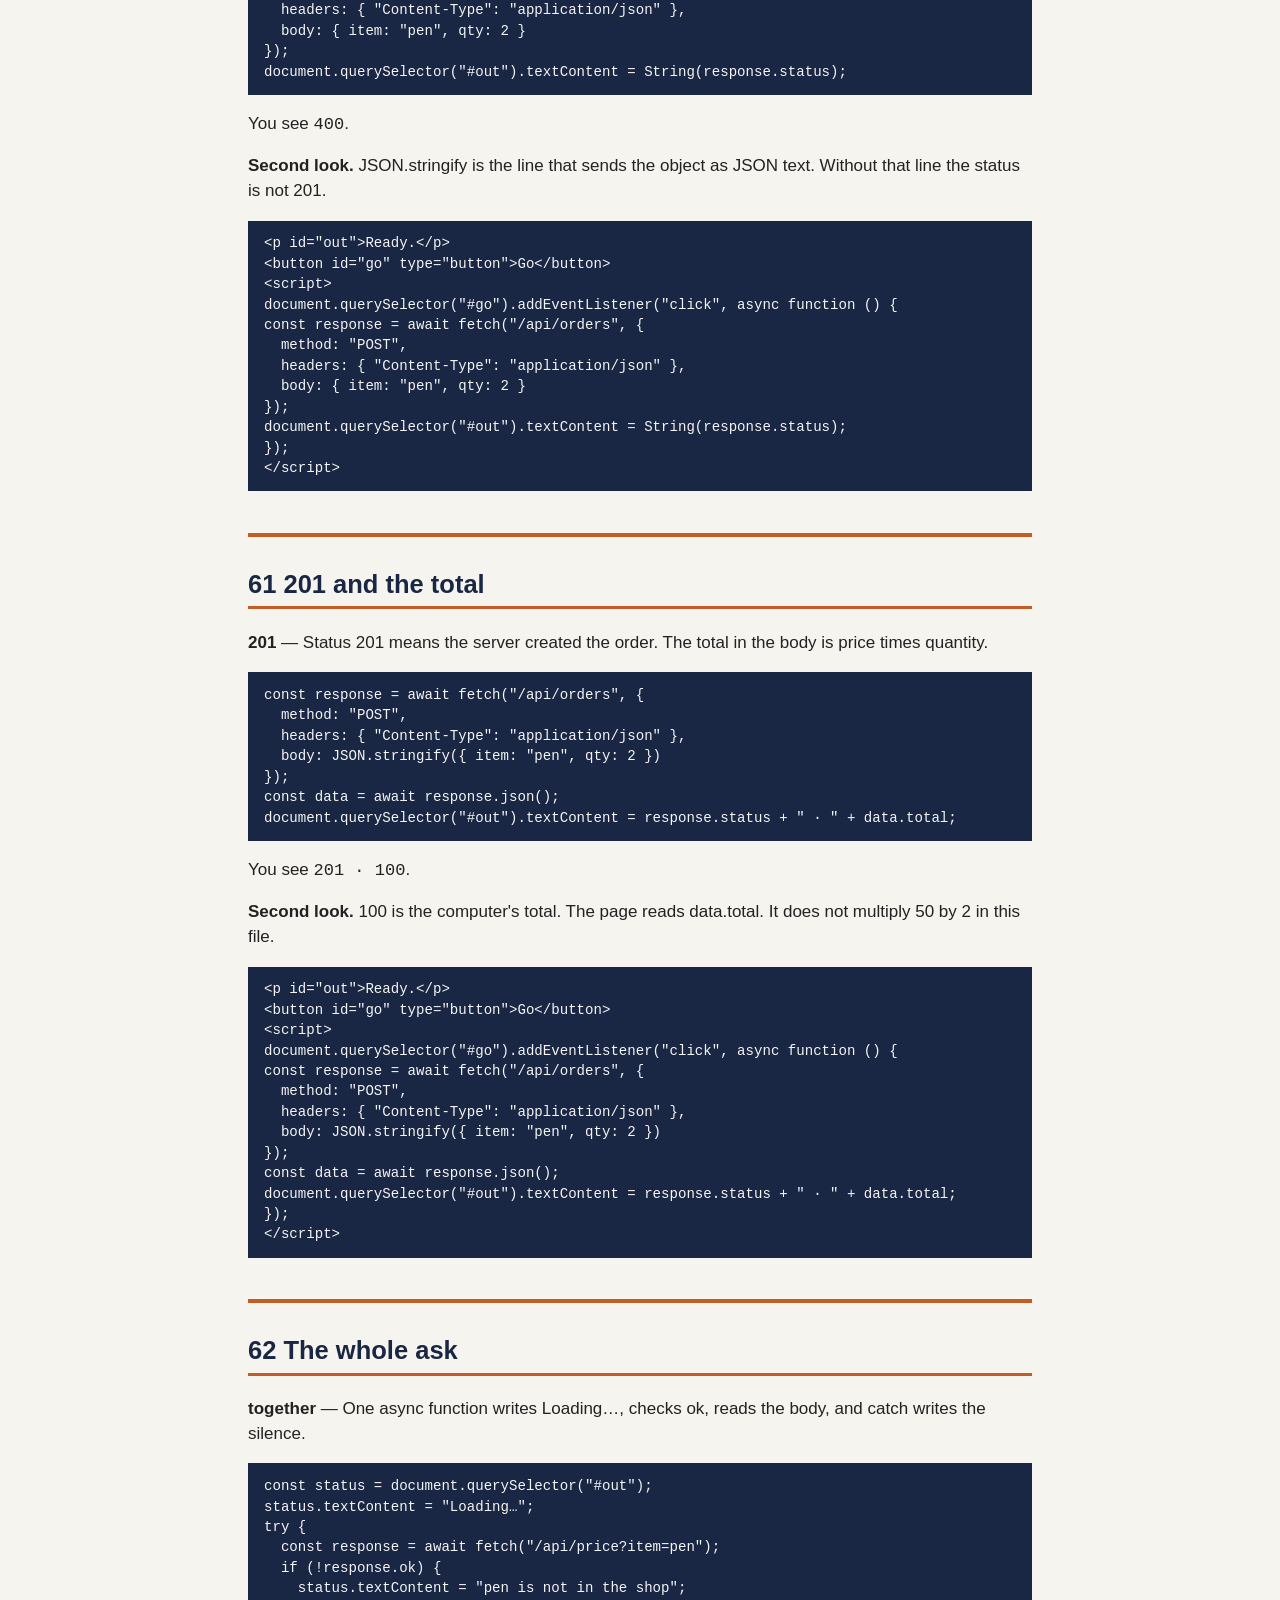
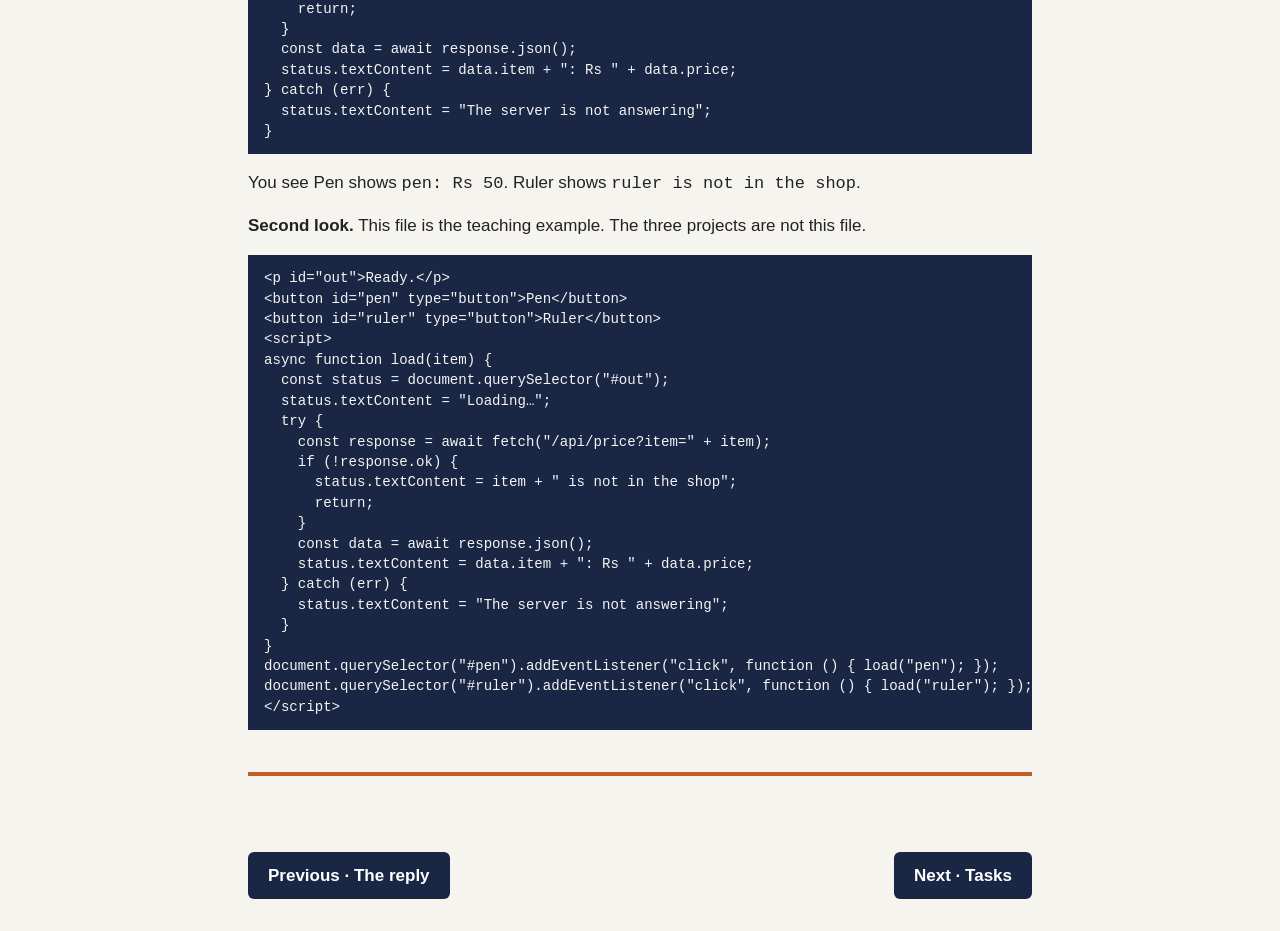
<file: Lab 06 - Loading and several asks.html>
<!DOCTYPE html>
<html lang="en"><head><meta charset="utf-8"><title>Lab 06 — Loading and several asks</title>
<link rel="stylesheet" href="lab06.css"></head><body>
<header class="top"><h1>Lab 06 — Loading and several asks</h1><p>BSCS-F24-A · Ali Hafeez</p></header>
<nav class="top"><a href="Lab 06 - Home.html">Home</a><a href="Lab 06 - The page must not wait.html">The page must not wait</a><a href="Lab 06 - Callbacks.html">Callbacks</a><a href="Lab 06 - Promises.html">Promises</a><a href="Lab 06 - async and await.html">async and await</a><a href="Lab 06 - The reply.html">The reply</a><a href="Lab 06 - Loading and several asks.html">Loading and several asks</a><a href="Lab 06 - Tasks.html">Tasks</a><a href="Lab 06 - 0 The shelf.html">0 The shelf</a><a href="Lab 06 - 1 The lookup.html">1 The lookup</a><a href="Lab 06 - 2 The order.html">2 The order</a></nav>
<main>
<h2 id='t48'>48 The line says Loading</h2>
<p><strong>Loading</strong> — Write Loading… before the await. Write the price when the body arrives.</p>
<pre><code>document.querySelector(&quot;#out&quot;).textContent = &quot;Loading…&quot;;
const response = await fetch(&quot;/api/price?item=pen&quot;);
const data = await response.json();
document.querySelector(&quot;#out&quot;).textContent = data.item + &quot;: Rs &quot; + data.price;</code></pre>
<p>You see <code>Loading…</code>, then <code>pen: Rs 50</code>.</p>
<p><strong>Second look.</strong> If you write the price first and the loading text after, the loading text is what stays.</p>
<pre><code>&lt;p id=&quot;out&quot;&gt;Ready.&lt;/p&gt;
&lt;button id=&quot;go&quot; type=&quot;button&quot;&gt;Go&lt;/button&gt;
&lt;script&gt;
document.querySelector(&quot;#go&quot;).addEventListener(&quot;click&quot;, async function () {
document.querySelector(&quot;#out&quot;).textContent = &quot;Loading…&quot;;
const response = await fetch(&quot;/api/price?item=pen&quot;);
const data = await response.json();
document.querySelector(&quot;#out&quot;).textContent = data.item + &quot;: Rs &quot; + data.price;
});
&lt;/script&gt;</code></pre>
<hr class='section'>
<h2 id='t49'>49 The button goes quiet</h2>
<p><strong>disabled</strong> — disabled = true stops another click while the request is out. The button paints grey.</p>
<pre><code>const button = document.querySelector(&quot;#go&quot;);
button.disabled = true;
document.querySelector(&quot;#out&quot;).textContent = &quot;Loading…&quot;;
const response = await fetch(&quot;/api/price?item=pen&quot;);
const data = await response.json();
document.querySelector(&quot;#out&quot;).textContent = data.item + &quot;: Rs &quot; + data.price;
button.disabled = false;</code></pre>
<p>You see <code>pen: Rs 50</code>, and the button takes a click again.</p>
<p><strong>Second look.</strong> Leaving disabled true on the success path only is the bug in the next headings. A failure must enable it too.</p>
<pre><code>&lt;p id=&quot;out&quot;&gt;Ready.&lt;/p&gt;
&lt;button id=&quot;go&quot; type=&quot;button&quot;&gt;Go&lt;/button&gt;
&lt;script&gt;
document.querySelector(&quot;#go&quot;).addEventListener(&quot;click&quot;, async function () {
const button = document.querySelector(&quot;#go&quot;);
button.disabled = true;
document.querySelector(&quot;#out&quot;).textContent = &quot;Loading…&quot;;
const response = await fetch(&quot;/api/price?item=pen&quot;);
const data = await response.json();
document.querySelector(&quot;#out&quot;).textContent = data.item + &quot;: Rs &quot; + data.price;
button.disabled = false;
});
&lt;/script&gt;</code></pre>
<hr class='section'>
<h2 id='t50'>50 finally after a success</h2>
<p><strong>finally</strong> — finally runs after try when the lines in try finish.</p>
<pre><code>const button = document.querySelector(&quot;#go&quot;);
button.disabled = true;
try {
  const response = await fetch(&quot;/api/price?item=pen&quot;);
  const data = await response.json();
  document.querySelector(&quot;#out&quot;).textContent = data.item + &quot;: Rs &quot; + data.price;
} finally {
  button.disabled = false;
}</code></pre>
<p>You see <code>pen: Rs 50</code>. The button is enabled.</p>
<p><strong>Second look.</strong> The price is written in try. The button is enabled in finally. Those are two different jobs.</p>
<pre><code>&lt;p id=&quot;out&quot;&gt;Ready.&lt;/p&gt;
&lt;button id=&quot;go&quot; type=&quot;button&quot;&gt;Go&lt;/button&gt;
&lt;script&gt;
document.querySelector(&quot;#go&quot;).addEventListener(&quot;click&quot;, async function () {
const button = document.querySelector(&quot;#go&quot;);
button.disabled = true;
try {
  const response = await fetch(&quot;/api/price?item=pen&quot;);
  const data = await response.json();
  document.querySelector(&quot;#out&quot;).textContent = data.item + &quot;: Rs &quot; + data.price;
} finally {
  button.disabled = false;
}
});
&lt;/script&gt;</code></pre>
<hr class='section'>
<h2 id='t51'>51 finally after a failure</h2>
<p><strong>finally</strong> — finally also runs when catch runs.</p>
<pre><code>const button = document.querySelector(&quot;#go&quot;);
button.disabled = true;
try {
  await fetch(&quot;http://127.0.0.1:9/api/price?item=pen&quot;);
} catch (err) {
  document.querySelector(&quot;#out&quot;).textContent = &quot;The server is not answering&quot;;
} finally {
  button.disabled = false;
}</code></pre>
<p>You see <code>The server is not answering</code>. The button takes a click again.</p>
<p><strong>Second look.</strong> Put the enable only under the price line, and this failure leaves the button dead.</p>
<pre><code>&lt;p id=&quot;out&quot;&gt;Ready.&lt;/p&gt;
&lt;button id=&quot;go&quot; type=&quot;button&quot;&gt;Go&lt;/button&gt;
&lt;script&gt;
document.querySelector(&quot;#go&quot;).addEventListener(&quot;click&quot;, async function () {
const button = document.querySelector(&quot;#go&quot;);
button.disabled = true;
try {
  await fetch(&quot;http://127.0.0.1:9/api/price?item=pen&quot;);
} catch (err) {
  document.querySelector(&quot;#out&quot;).textContent = &quot;The server is not answering&quot;;
} finally {
  button.disabled = false;
}
});
&lt;/script&gt;</code></pre>
<hr class='section'>
<h2 id='t52'>52 A return still runs finally</h2>
<p><strong>return</strong> — return inside try leaves the function, and finally still runs before the function is gone.</p>
<pre><code>try {
  return;
} finally {
  document.querySelector(&quot;#out&quot;).textContent = &quot;finally ran&quot;;
}</code></pre>
<p>You see <code>finally ran</code>.</p>
<p><strong>Second look.</strong> A return after a 404 still passes through finally. That is why the button comes back on the not-in-the-shop path.</p>
<pre><code>&lt;p id=&quot;out&quot;&gt;Ready.&lt;/p&gt;
&lt;button id=&quot;go&quot; type=&quot;button&quot;&gt;Go&lt;/button&gt;
&lt;script&gt;
document.querySelector(&quot;#go&quot;).addEventListener(&quot;click&quot;, async function () {
try {
  return;
} finally {
  document.querySelector(&quot;#out&quot;).textContent = &quot;finally ran&quot;;
}
});
&lt;/script&gt;</code></pre>
<hr class='section'>
<h2 id='t53'>53 Three awaits in a row</h2>
<p><strong>in a row</strong> — await, then another await, then another. The second request starts when the first reply is in.</p>
<pre><code>const names = [&quot;pen&quot;, &quot;copy&quot;, &quot;tea&quot;];
const started = Date.now();
const lines = [];
for (let i = 0; i &lt; names.length; i++) {
  const response = await fetch(&quot;/api/price?item=&quot; + names[i]);
  const data = await response.json();
  lines.push(data.item + &quot; &quot; + data.price);
}
const ms = Date.now() - started;
document.querySelector(&quot;#out&quot;).textContent = lines.join(&quot; · &quot;) + &quot; · &quot; + ms + &quot; ms&quot;;</code></pre>
<p>You see <code>pen 50 · copy 80 · tea 40</code> and a time around three seconds.</p>
<p><strong>Second look.</strong> Each price waits out its own 800 milliseconds. Three in a row add up.</p>
<pre><code>&lt;p id=&quot;out&quot;&gt;Ready.&lt;/p&gt;
&lt;button id=&quot;go&quot; type=&quot;button&quot;&gt;Go&lt;/button&gt;
&lt;script&gt;
document.querySelector(&quot;#go&quot;).addEventListener(&quot;click&quot;, async function () {
const names = [&quot;pen&quot;, &quot;copy&quot;, &quot;tea&quot;];
const started = Date.now();
const lines = [];
for (let i = 0; i &lt; names.length; i++) {
  const response = await fetch(&quot;/api/price?item=&quot; + names[i]);
  const data = await response.json();
  lines.push(data.item + &quot; &quot; + data.price);
}
const ms = Date.now() - started;
document.querySelector(&quot;#out&quot;).textContent = lines.join(&quot; · &quot;) + &quot; · &quot; + ms + &quot; ms&quot;;
});
&lt;/script&gt;</code></pre>
<hr class='section'>
<h2 id='t54'>54 Promise.all</h2>
<p><strong>Promise.all</strong> — Promise.all takes a list of promises and fulfils when all of them fulfil.</p>
<pre><code>const names = [&quot;pen&quot;, &quot;copy&quot;, &quot;tea&quot;];
const started = Date.now();
const responses = await Promise.all(names.map(function (name) {
  return fetch(&quot;/api/price?item=&quot; + name);
}));
const lines = [];
for (let i = 0; i &lt; responses.length; i++) {
  const data = await responses[i].json();
  lines.push(data.item + &quot; &quot; + data.price);
}
const ms = Date.now() - started;
document.querySelector(&quot;#out&quot;).textContent = lines.join(&quot; · &quot;) + &quot; · &quot; + ms + &quot; ms&quot;;</code></pre>
<p>You see <code>pen 50 · copy 80 · tea 40</code> and a time around one second.</p>
<p><strong>Second look.</strong> The three requests are out together. The page waits for the slowest one, then reads the bodies.</p>
<pre><code>&lt;p id=&quot;out&quot;&gt;Ready.&lt;/p&gt;
&lt;button id=&quot;go&quot; type=&quot;button&quot;&gt;Go&lt;/button&gt;
&lt;script&gt;
document.querySelector(&quot;#go&quot;).addEventListener(&quot;click&quot;, async function () {
const names = [&quot;pen&quot;, &quot;copy&quot;, &quot;tea&quot;];
const started = Date.now();
const responses = await Promise.all(names.map(function (name) {
  return fetch(&quot;/api/price?item=&quot; + name);
}));
const lines = [];
for (let i = 0; i &lt; responses.length; i++) {
  const data = await responses[i].json();
  lines.push(data.item + &quot; &quot; + data.price);
}
const ms = Date.now() - started;
document.querySelector(&quot;#out&quot;).textContent = lines.join(&quot; · &quot;) + &quot; · &quot; + ms + &quot; ms&quot;;
});
&lt;/script&gt;</code></pre>
<hr class='section'>
<h2 id='t55'>55 The wait is the slowest one</h2>
<p><strong>slowest</strong> — Promise.all finishes when the slower promise finishes, not when the faster one does, and not at the sum.</p>
<pre><code>const started = Date.now();
await Promise.all([
  new Promise(function (resolve) { setTimeout(resolve, 200); }),
  new Promise(function (resolve) { setTimeout(resolve, 700); })
]);
document.querySelector(&quot;#out&quot;).textContent = String(Date.now() - started) + &quot; ms&quot;;</code></pre>
<p>You see A time near 700 ms, not near 900 ms.</p>
<p><strong>Second look.</strong> The 200 millisecond timer is done and waiting. all cannot finish until the 700 millisecond timer finishes.</p>
<pre><code>&lt;p id=&quot;out&quot;&gt;Ready.&lt;/p&gt;
&lt;button id=&quot;go&quot; type=&quot;button&quot;&gt;Go&lt;/button&gt;
&lt;script&gt;
document.querySelector(&quot;#go&quot;).addEventListener(&quot;click&quot;, async function () {
const started = Date.now();
await Promise.all([
  new Promise(function (resolve) { setTimeout(resolve, 200); }),
  new Promise(function (resolve) { setTimeout(resolve, 700); })
]);
document.querySelector(&quot;#out&quot;).textContent = String(Date.now() - started) + &quot; ms&quot;;
});
&lt;/script&gt;</code></pre>
<hr class='section'>
<h2 id='t56'>56 allSettled keeps every result</h2>
<p><strong>allSettled</strong> — Promise.allSettled waits for every promise, including one that rejects. Each result has a status.</p>
<pre><code>const good = Promise.resolve(50);
const missing = Promise.reject(new Error(&quot;ruler&quot;));
const other = Promise.resolve(40);
const rows = await Promise.allSettled([good, missing, other]);
document.querySelector(&quot;#out&quot;).textContent = rows.map(function (row) {
  if (row.status === &quot;fulfilled&quot;) return row.status + &quot; &quot; + row.value;
  return row.status + &quot; &quot; + row.reason.message;
}).join(&quot; · &quot;);</code></pre>
<p>You see <code>fulfilled 50 · rejected ruler · fulfilled 40</code>.</p>
<p><strong>Second look.</strong> The rejection of ruler does not throw away 50 and 40. You still have to read each status.</p>
<pre><code>&lt;p id=&quot;out&quot;&gt;Ready.&lt;/p&gt;
&lt;button id=&quot;go&quot; type=&quot;button&quot;&gt;Go&lt;/button&gt;
&lt;script&gt;
document.querySelector(&quot;#go&quot;).addEventListener(&quot;click&quot;, async function () {
const good = Promise.resolve(50);
const missing = Promise.reject(new Error(&quot;ruler&quot;));
const other = Promise.resolve(40);
const rows = await Promise.allSettled([good, missing, other]);
document.querySelector(&quot;#out&quot;).textContent = rows.map(function (row) {
  if (row.status === &quot;fulfilled&quot;) return row.status + &quot; &quot; + row.value;
  return row.status + &quot; &quot; + row.reason.message;
}).join(&quot; · &quot;);
});
&lt;/script&gt;</code></pre>
<hr class='section'>
<h2 id='t57'>57 Promise.all stops at the first failure</h2>
<p><strong>Promise.all</strong> — Promise.all rejects as soon as one promise rejects. catch receives that error. The other values are not passed to then.</p>
<pre><code>Promise.all([
  Promise.resolve(50),
  Promise.reject(new Error(&quot;ruler&quot;)),
  Promise.resolve(40)
]).then(function () {
  document.querySelector(&quot;#out&quot;).textContent = &quot;then&quot;;
}).catch(function (err) {
  document.querySelector(&quot;#out&quot;).textContent = err.message;
});</code></pre>
<p>You see <code>ruler</code>. The word then is not written.</p>
<p><strong>Second look.</strong> fetch fulfils on 404, so Promise.all of three fetches still fulfils when one item is missing. A throw inside the mapper is what rejects all.</p>
<pre><code>&lt;p id=&quot;out&quot;&gt;Ready.&lt;/p&gt;
&lt;button id=&quot;go&quot; type=&quot;button&quot;&gt;Go&lt;/button&gt;
&lt;script&gt;
document.querySelector(&quot;#go&quot;).addEventListener(&quot;click&quot;, async function () {
Promise.all([
  Promise.resolve(50),
  Promise.reject(new Error(&quot;ruler&quot;)),
  Promise.resolve(40)
]).then(function () {
  document.querySelector(&quot;#out&quot;).textContent = &quot;then&quot;;
}).catch(function (err) {
  document.querySelector(&quot;#out&quot;).textContent = err.message;
});
});
&lt;/script&gt;</code></pre>
<hr class='section'>
<h2 id='t58'>58 POST</h2>
<p><strong>POST</strong> — The second argument of fetch sets the method. POST sends a body. GET does not.</p>
<pre><code>const response = await fetch(&quot;/api/orders&quot;, {
  method: &quot;POST&quot;,
  headers: { &quot;Content-Type&quot;: &quot;application/json&quot; },
  body: JSON.stringify({ item: &quot;pen&quot;, qty: 2 })
});
document.querySelector(&quot;#out&quot;).textContent = String(response.status);</code></pre>
<p>You see <code>201</code>.</p>
<p><strong>Second look.</strong> Leaving the method off sends GET. This server answers 404 for GET on /api/orders.</p>
<pre><code>&lt;p id=&quot;out&quot;&gt;Ready.&lt;/p&gt;
&lt;button id=&quot;go&quot; type=&quot;button&quot;&gt;Go&lt;/button&gt;
&lt;script&gt;
document.querySelector(&quot;#go&quot;).addEventListener(&quot;click&quot;, async function () {
const response = await fetch(&quot;/api/orders&quot;, {
  method: &quot;POST&quot;,
  headers: { &quot;Content-Type&quot;: &quot;application/json&quot; },
  body: JSON.stringify({ item: &quot;pen&quot;, qty: 2 })
});
document.querySelector(&quot;#out&quot;).textContent = String(response.status);
});
&lt;/script&gt;</code></pre>
<hr class='section'>
<h2 id='t59'>59 JSON.stringify</h2>
<p><strong>JSON.stringify</strong> — JSON.stringify turns an object into text. The body of the request is that text.</p>
<pre><code>const text = JSON.stringify({ item: &quot;pen&quot;, qty: 2 });
document.querySelector(&quot;#out&quot;).textContent = text;</code></pre>
<p>You see <code>{&quot;item&quot;:&quot;pen&quot;,&quot;qty&quot;:2}</code>.</p>
<p><strong>Second look.</strong> The object in the file is not what travels. The string is what travels.</p>
<pre><code>&lt;p id=&quot;out&quot;&gt;Ready.&lt;/p&gt;
&lt;button id=&quot;go&quot; type=&quot;button&quot;&gt;Go&lt;/button&gt;
&lt;script&gt;
document.querySelector(&quot;#go&quot;).addEventListener(&quot;click&quot;, async function () {
document.querySelector(&quot;#out&quot;).textContent = JSON.stringify({ item: &quot;pen&quot;, qty: 2 });
});
&lt;/script&gt;</code></pre>
<hr class='section'>
<h2 id='t60'>60 A body that is not a string</h2>
<p><strong>body</strong> — A plain object in the body slot becomes the text [object Object]. The server cannot read a quantity in that text.</p>
<pre><code>const response = await fetch(&quot;/api/orders&quot;, {
  method: &quot;POST&quot;,
  headers: { &quot;Content-Type&quot;: &quot;application/json&quot; },
  body: { item: &quot;pen&quot;, qty: 2 }
});
document.querySelector(&quot;#out&quot;).textContent = String(response.status);</code></pre>
<p>You see <code>400</code>.</p>
<p><strong>Second look.</strong> JSON.stringify is the line that sends the object as JSON text. Without that line the status is not 201.</p>
<pre><code>&lt;p id=&quot;out&quot;&gt;Ready.&lt;/p&gt;
&lt;button id=&quot;go&quot; type=&quot;button&quot;&gt;Go&lt;/button&gt;
&lt;script&gt;
document.querySelector(&quot;#go&quot;).addEventListener(&quot;click&quot;, async function () {
const response = await fetch(&quot;/api/orders&quot;, {
  method: &quot;POST&quot;,
  headers: { &quot;Content-Type&quot;: &quot;application/json&quot; },
  body: { item: &quot;pen&quot;, qty: 2 }
});
document.querySelector(&quot;#out&quot;).textContent = String(response.status);
});
&lt;/script&gt;</code></pre>
<hr class='section'>
<h2 id='t61'>61 201 and the total</h2>
<p><strong>201</strong> — Status 201 means the server created the order. The total in the body is price times quantity.</p>
<pre><code>const response = await fetch(&quot;/api/orders&quot;, {
  method: &quot;POST&quot;,
  headers: { &quot;Content-Type&quot;: &quot;application/json&quot; },
  body: JSON.stringify({ item: &quot;pen&quot;, qty: 2 })
});
const data = await response.json();
document.querySelector(&quot;#out&quot;).textContent = response.status + &quot; · &quot; + data.total;</code></pre>
<p>You see <code>201 · 100</code>.</p>
<p><strong>Second look.</strong> 100 is the computer&#x27;s total. The page reads data.total. It does not multiply 50 by 2 in this file.</p>
<pre><code>&lt;p id=&quot;out&quot;&gt;Ready.&lt;/p&gt;
&lt;button id=&quot;go&quot; type=&quot;button&quot;&gt;Go&lt;/button&gt;
&lt;script&gt;
document.querySelector(&quot;#go&quot;).addEventListener(&quot;click&quot;, async function () {
const response = await fetch(&quot;/api/orders&quot;, {
  method: &quot;POST&quot;,
  headers: { &quot;Content-Type&quot;: &quot;application/json&quot; },
  body: JSON.stringify({ item: &quot;pen&quot;, qty: 2 })
});
const data = await response.json();
document.querySelector(&quot;#out&quot;).textContent = response.status + &quot; · &quot; + data.total;
});
&lt;/script&gt;</code></pre>
<hr class='section'>
<h2 id='t62'>62 The whole ask</h2>
<p><strong>together</strong> — One async function writes Loading…, checks ok, reads the body, and catch writes the silence.</p>
<pre><code>const status = document.querySelector(&quot;#out&quot;);
status.textContent = &quot;Loading…&quot;;
try {
  const response = await fetch(&quot;/api/price?item=pen&quot;);
  if (!response.ok) {
    status.textContent = &quot;pen is not in the shop&quot;;
    return;
  }
  const data = await response.json();
  status.textContent = data.item + &quot;: Rs &quot; + data.price;
} catch (err) {
  status.textContent = &quot;The server is not answering&quot;;
}</code></pre>
<p>You see Pen shows <code>pen: Rs 50</code>. Ruler shows <code>ruler is not in the shop</code>.</p>
<p><strong>Second look.</strong> This file is the teaching example. The three projects are not this file.</p>
<pre><code>&lt;p id=&quot;out&quot;&gt;Ready.&lt;/p&gt;
&lt;button id=&quot;pen&quot; type=&quot;button&quot;&gt;Pen&lt;/button&gt;
&lt;button id=&quot;ruler&quot; type=&quot;button&quot;&gt;Ruler&lt;/button&gt;
&lt;script&gt;
async function load(item) {
  const status = document.querySelector(&quot;#out&quot;);
  status.textContent = &quot;Loading…&quot;;
  try {
    const response = await fetch(&quot;/api/price?item=&quot; + item);
    if (!response.ok) {
      status.textContent = item + &quot; is not in the shop&quot;;
      return;
    }
    const data = await response.json();
    status.textContent = data.item + &quot;: Rs &quot; + data.price;
  } catch (err) {
    status.textContent = &quot;The server is not answering&quot;;
  }
}
document.querySelector(&quot;#pen&quot;).addEventListener(&quot;click&quot;, function () { load(&quot;pen&quot;); });
document.querySelector(&quot;#ruler&quot;).addEventListener(&quot;click&quot;, function () { load(&quot;ruler&quot;); });
&lt;/script&gt;</code></pre>
<hr class='section'>
</main>
<nav class="end"><a href="Lab 06 - The reply.html">Previous · The reply</a><a href="Lab 06 - Tasks.html">Next · Tasks</a></nav>
</body></html>
</file>
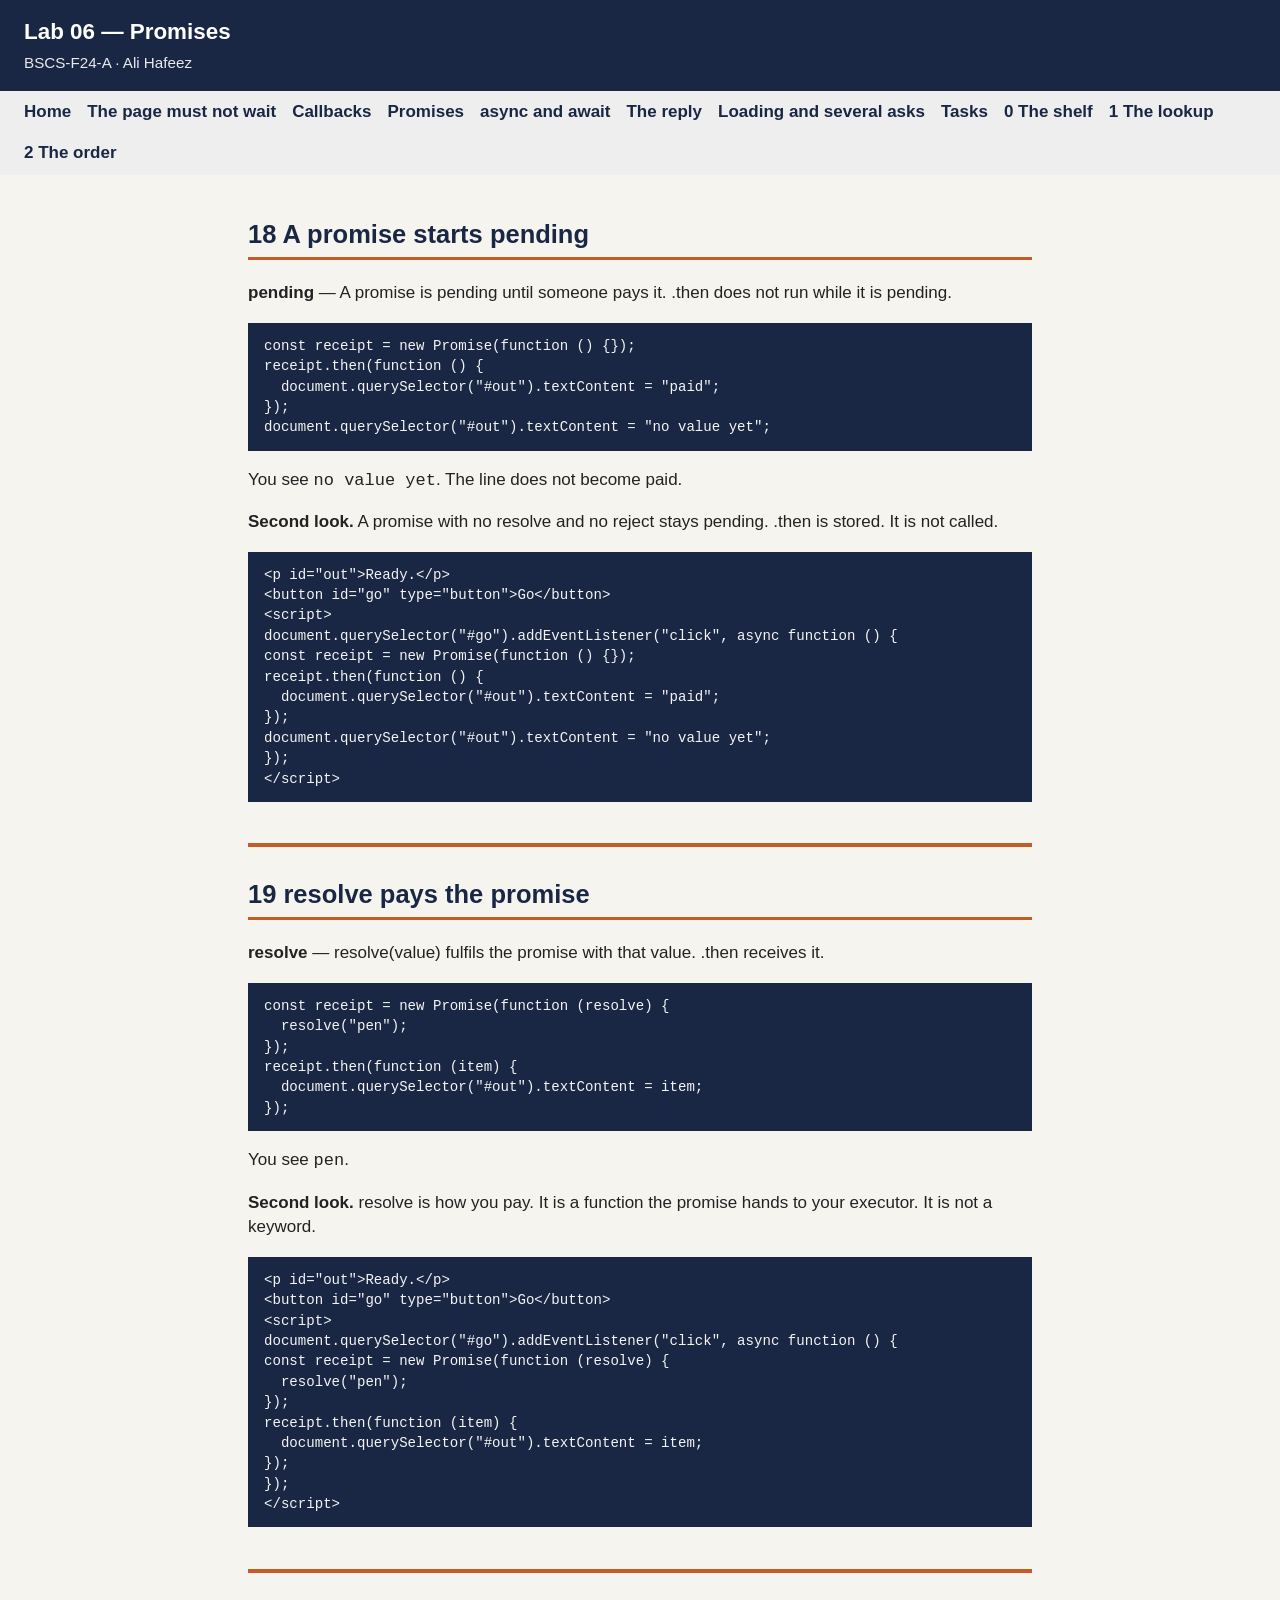
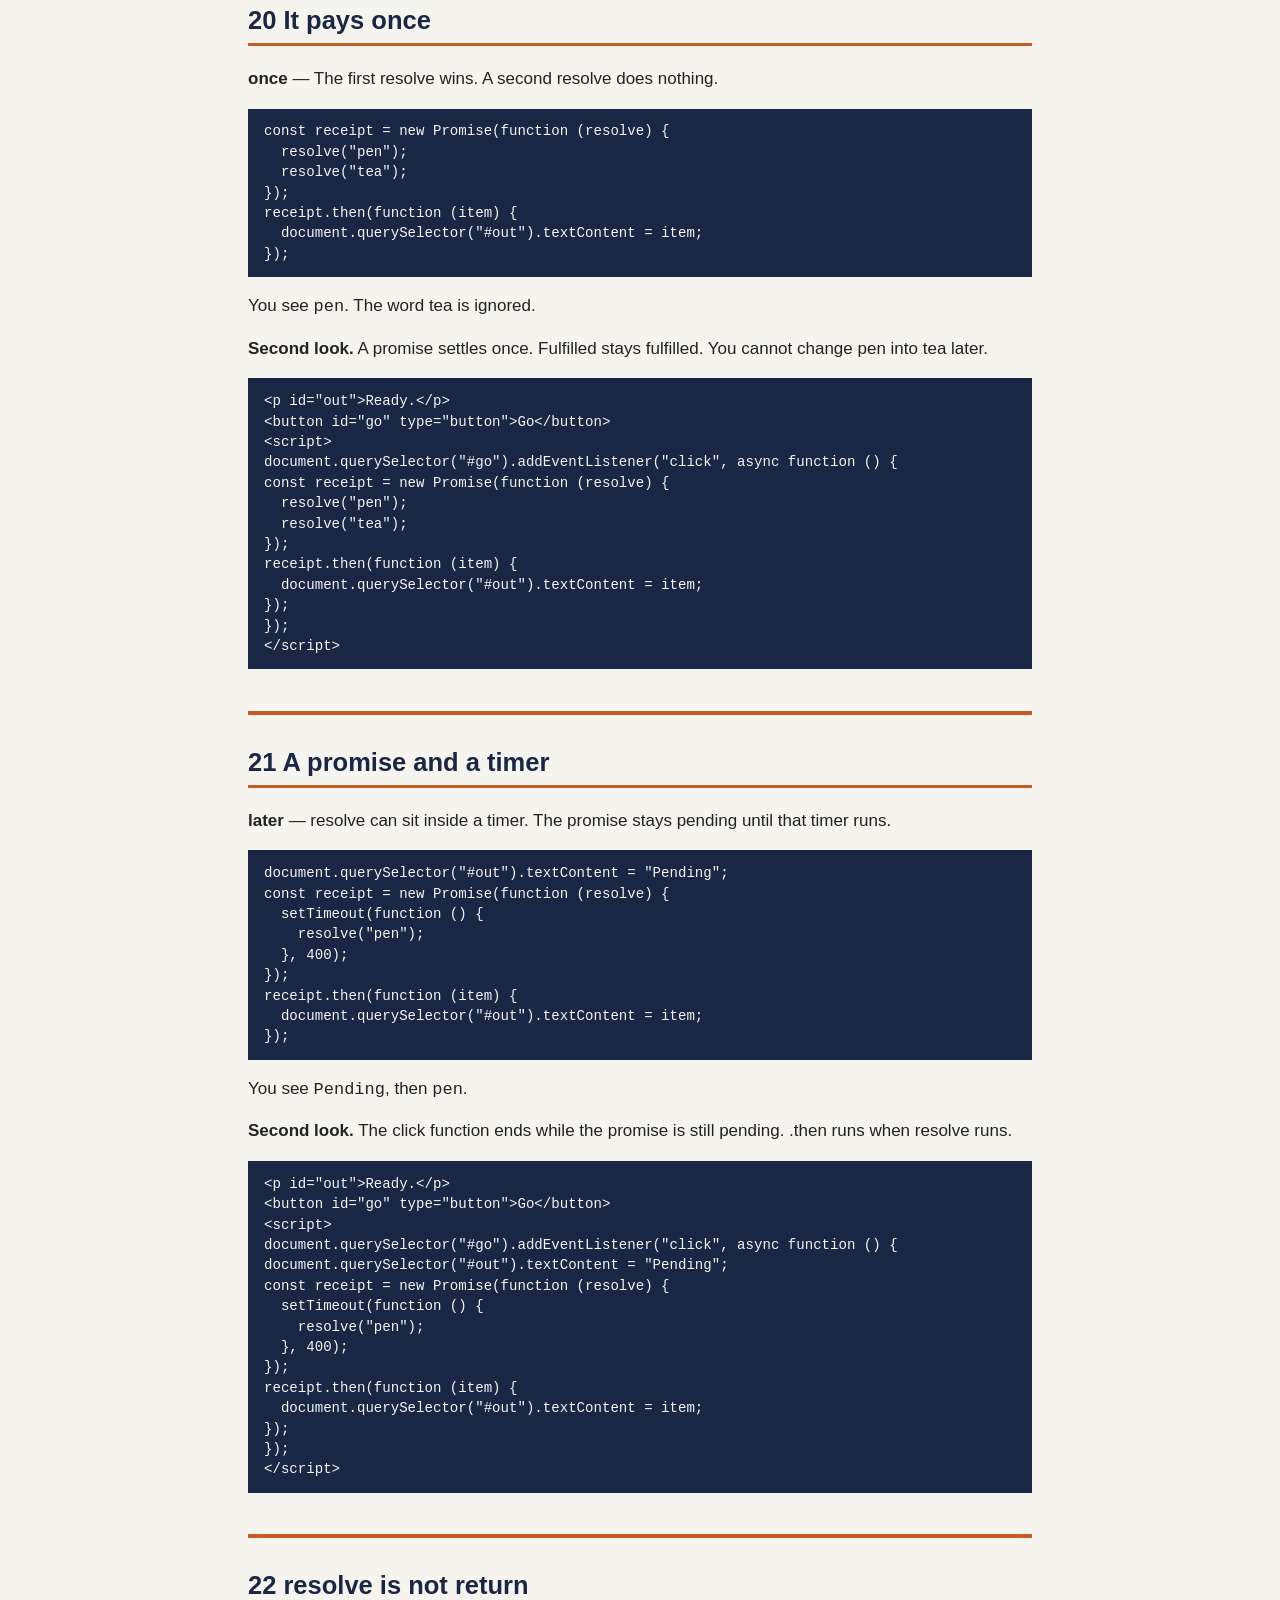
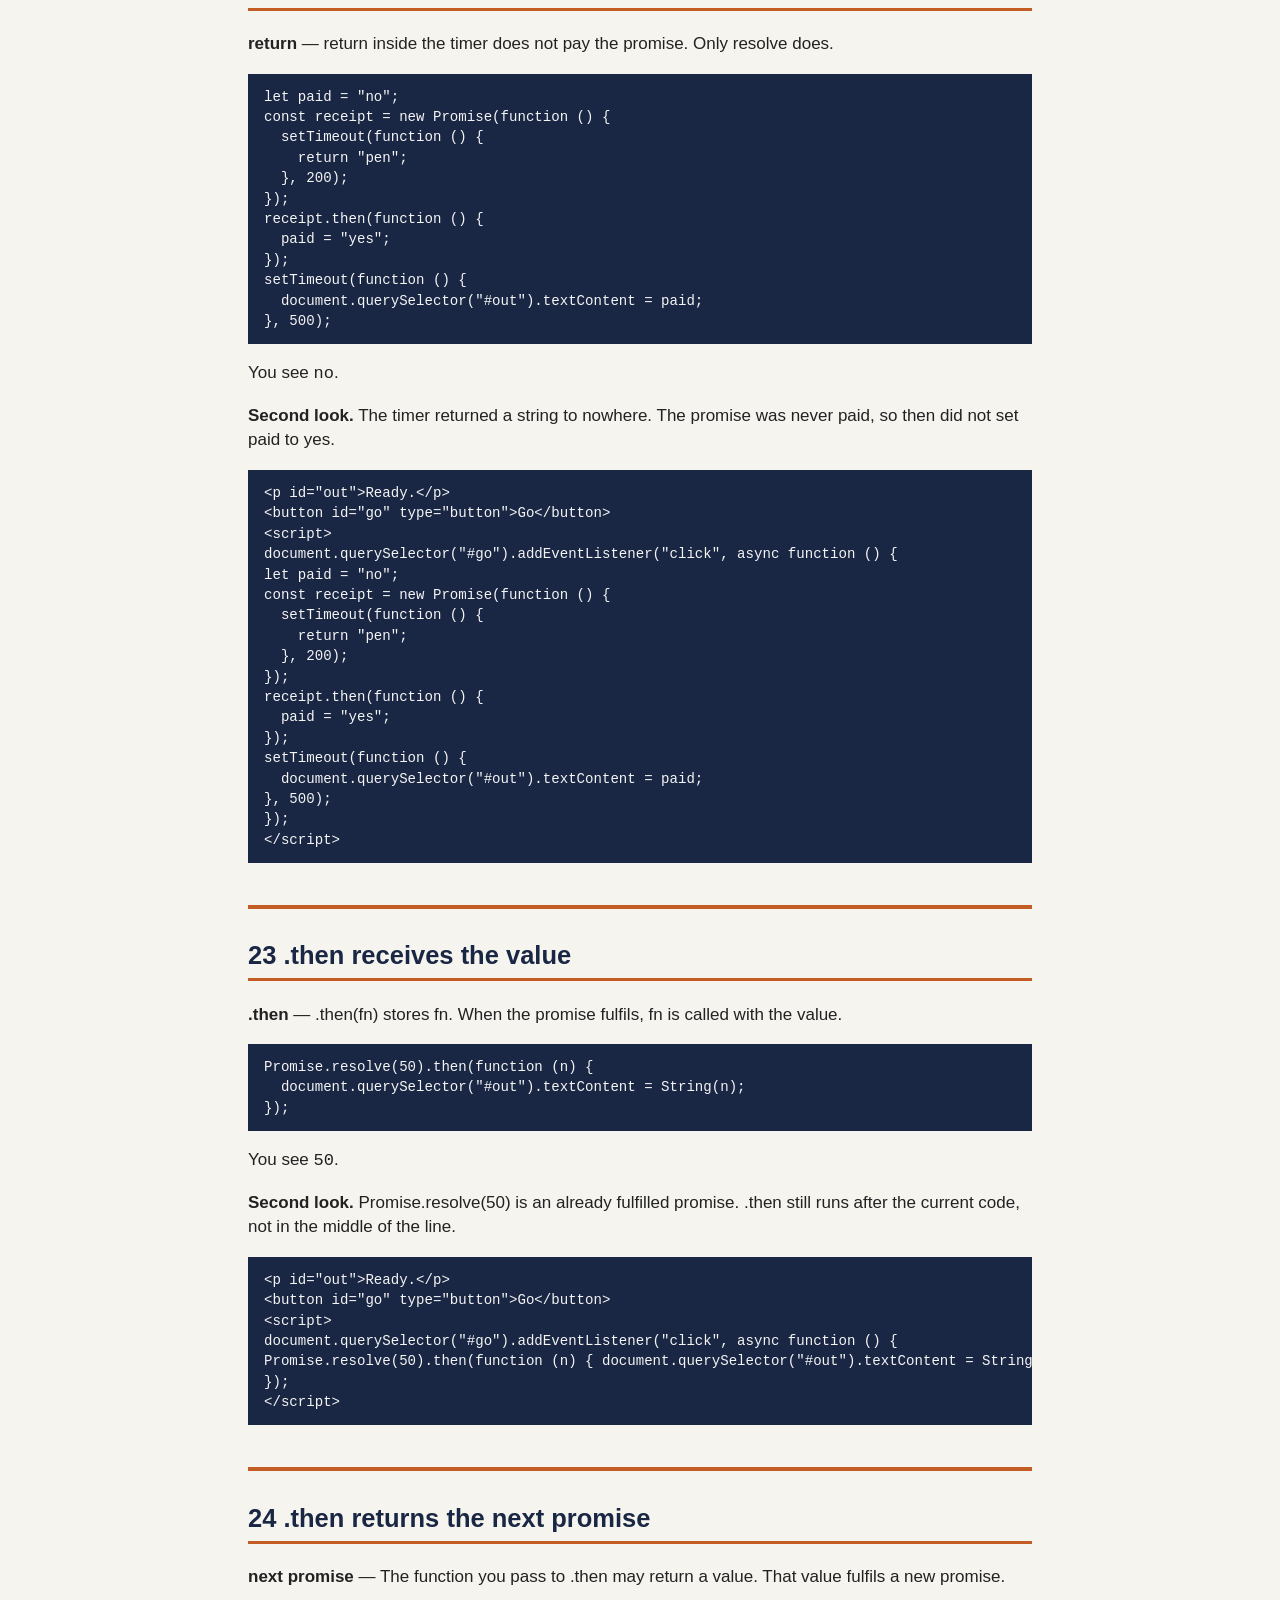
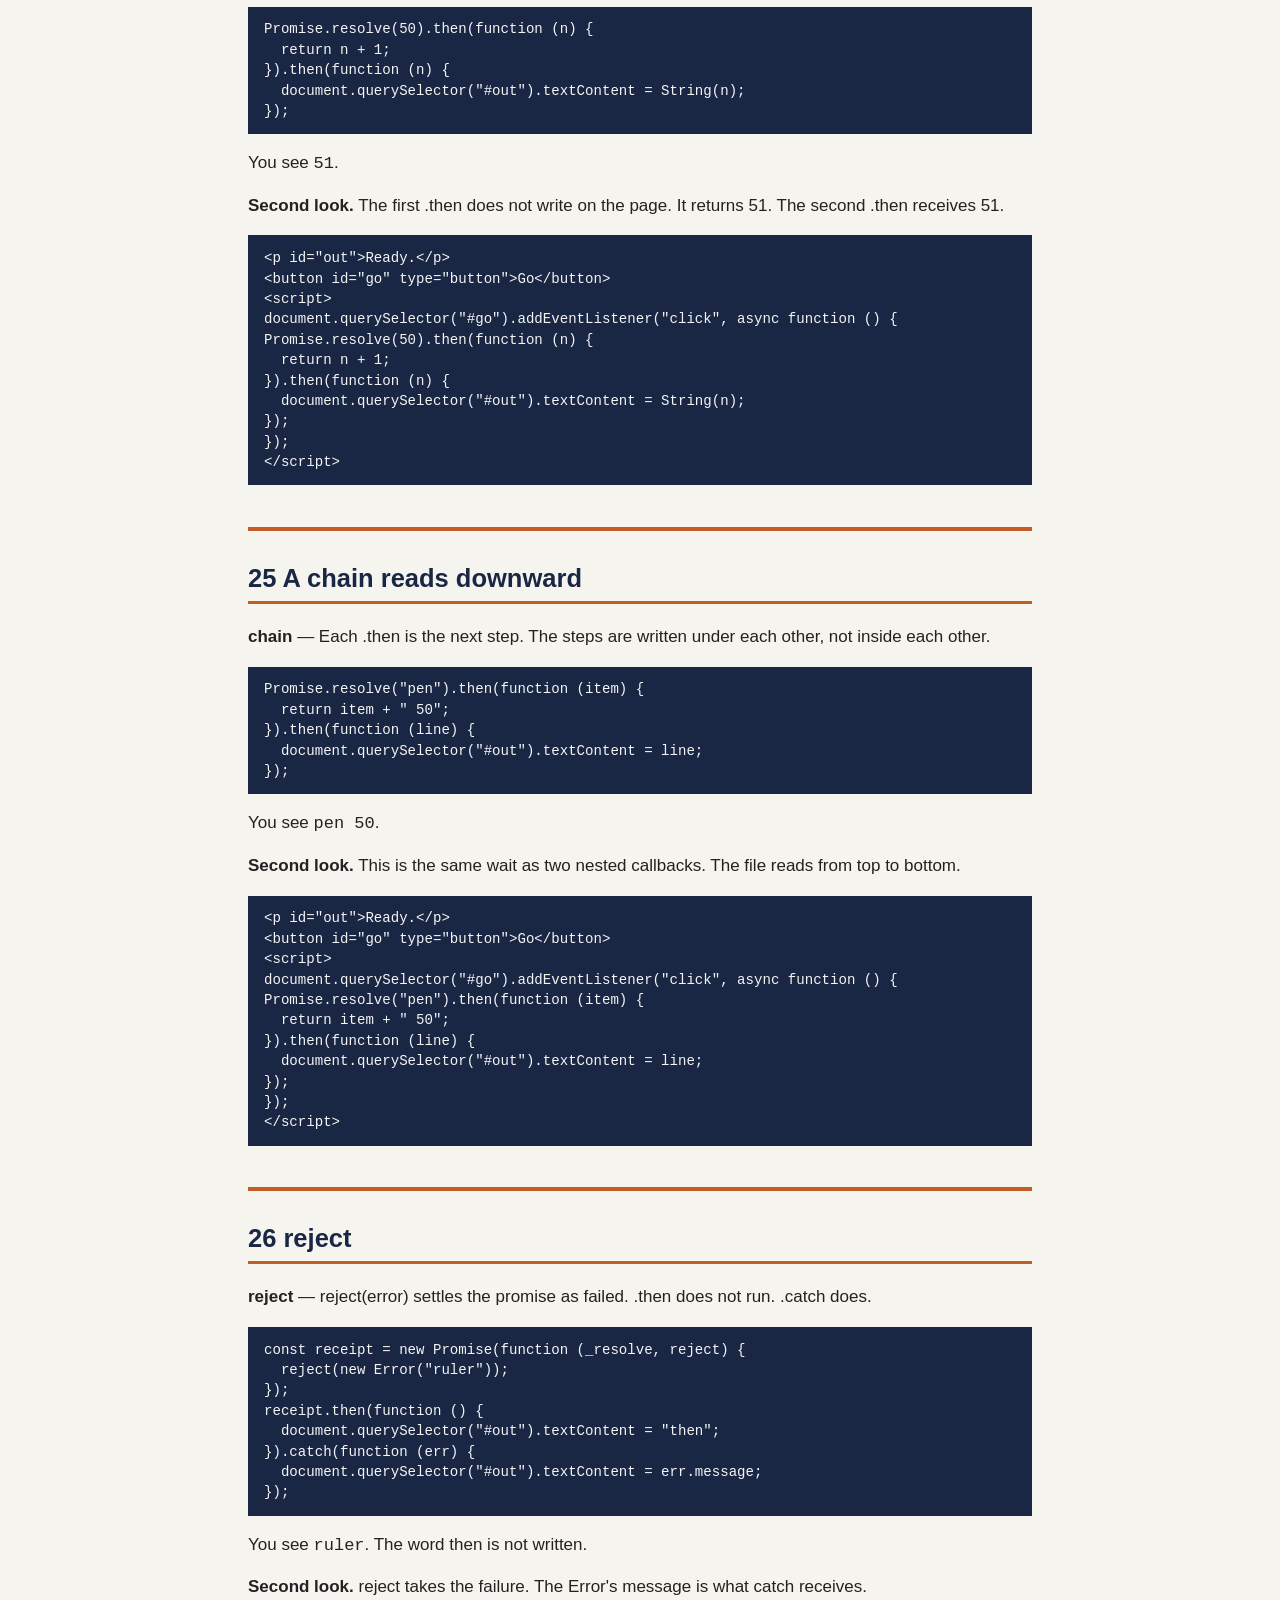
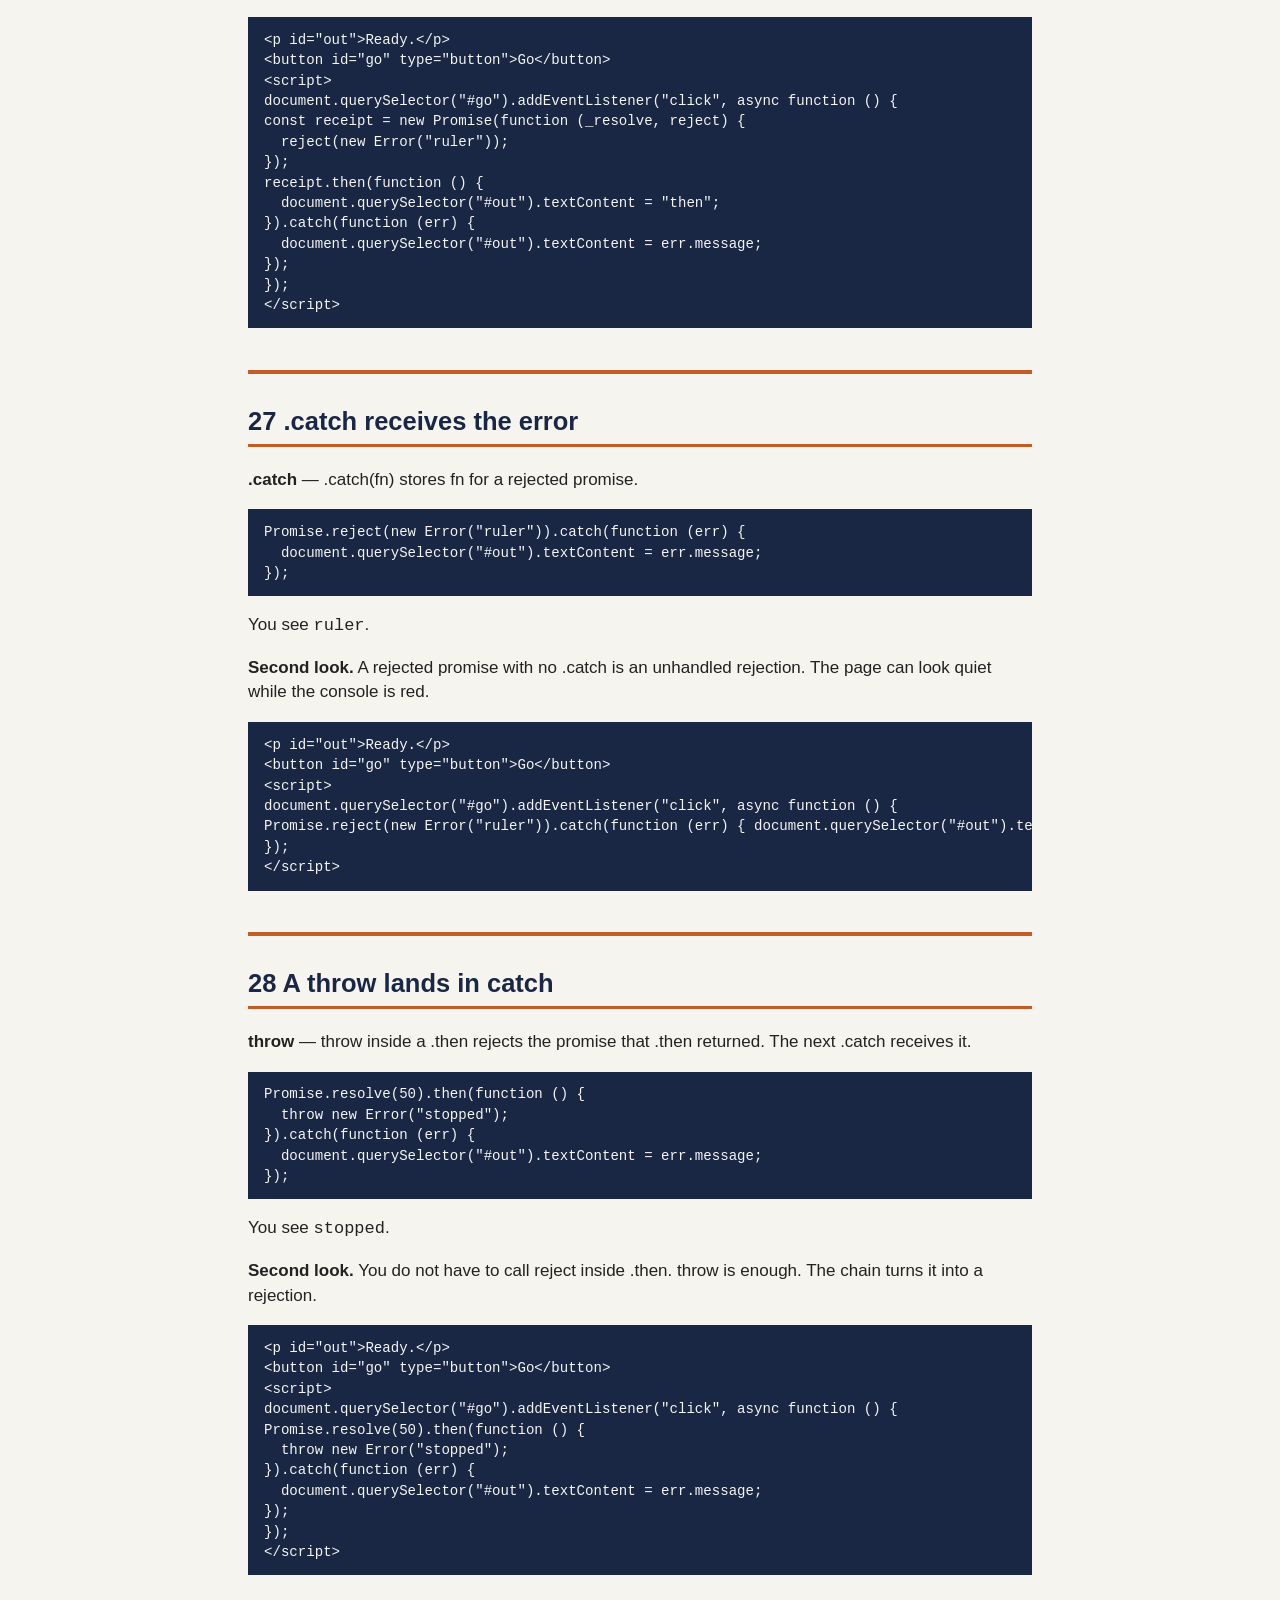
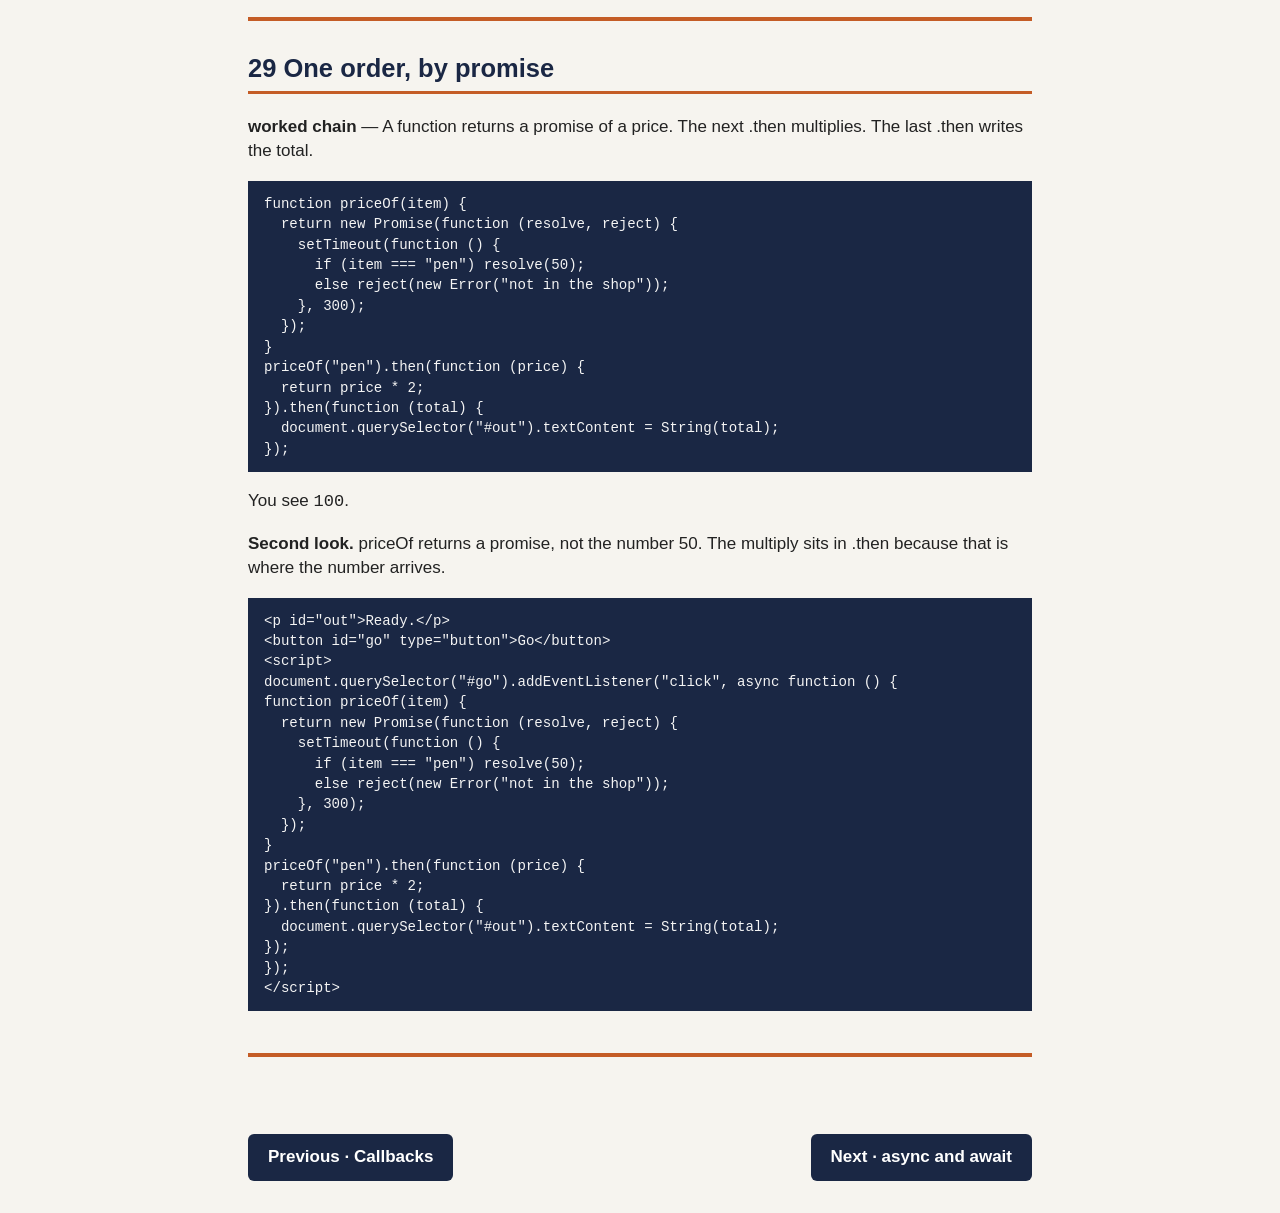
<file: Lab 06 - Promises.html>
<!DOCTYPE html>
<html lang="en"><head><meta charset="utf-8"><title>Lab 06 — Promises</title>
<link rel="stylesheet" href="lab06.css"></head><body>
<header class="top"><h1>Lab 06 — Promises</h1><p>BSCS-F24-A · Ali Hafeez</p></header>
<nav class="top"><a href="Lab 06 - Home.html">Home</a><a href="Lab 06 - The page must not wait.html">The page must not wait</a><a href="Lab 06 - Callbacks.html">Callbacks</a><a href="Lab 06 - Promises.html">Promises</a><a href="Lab 06 - async and await.html">async and await</a><a href="Lab 06 - The reply.html">The reply</a><a href="Lab 06 - Loading and several asks.html">Loading and several asks</a><a href="Lab 06 - Tasks.html">Tasks</a><a href="Lab 06 - 0 The shelf.html">0 The shelf</a><a href="Lab 06 - 1 The lookup.html">1 The lookup</a><a href="Lab 06 - 2 The order.html">2 The order</a></nav>
<main>
<h2 id='t18'>18 A promise starts pending</h2>
<p><strong>pending</strong> — A promise is pending until someone pays it. .then does not run while it is pending.</p>
<pre><code>const receipt = new Promise(function () {});
receipt.then(function () {
  document.querySelector(&quot;#out&quot;).textContent = &quot;paid&quot;;
});
document.querySelector(&quot;#out&quot;).textContent = &quot;no value yet&quot;;</code></pre>
<p>You see <code>no value yet</code>. The line does not become paid.</p>
<p><strong>Second look.</strong> A promise with no resolve and no reject stays pending. .then is stored. It is not called.</p>
<pre><code>&lt;p id=&quot;out&quot;&gt;Ready.&lt;/p&gt;
&lt;button id=&quot;go&quot; type=&quot;button&quot;&gt;Go&lt;/button&gt;
&lt;script&gt;
document.querySelector(&quot;#go&quot;).addEventListener(&quot;click&quot;, async function () {
const receipt = new Promise(function () {});
receipt.then(function () {
  document.querySelector(&quot;#out&quot;).textContent = &quot;paid&quot;;
});
document.querySelector(&quot;#out&quot;).textContent = &quot;no value yet&quot;;
});
&lt;/script&gt;</code></pre>
<hr class='section'>
<h2 id='t19'>19 resolve pays the promise</h2>
<p><strong>resolve</strong> — resolve(value) fulfils the promise with that value. .then receives it.</p>
<pre><code>const receipt = new Promise(function (resolve) {
  resolve(&quot;pen&quot;);
});
receipt.then(function (item) {
  document.querySelector(&quot;#out&quot;).textContent = item;
});</code></pre>
<p>You see <code>pen</code>.</p>
<p><strong>Second look.</strong> resolve is how you pay. It is a function the promise hands to your executor. It is not a keyword.</p>
<pre><code>&lt;p id=&quot;out&quot;&gt;Ready.&lt;/p&gt;
&lt;button id=&quot;go&quot; type=&quot;button&quot;&gt;Go&lt;/button&gt;
&lt;script&gt;
document.querySelector(&quot;#go&quot;).addEventListener(&quot;click&quot;, async function () {
const receipt = new Promise(function (resolve) {
  resolve(&quot;pen&quot;);
});
receipt.then(function (item) {
  document.querySelector(&quot;#out&quot;).textContent = item;
});
});
&lt;/script&gt;</code></pre>
<hr class='section'>
<h2 id='t20'>20 It pays once</h2>
<p><strong>once</strong> — The first resolve wins. A second resolve does nothing.</p>
<pre><code>const receipt = new Promise(function (resolve) {
  resolve(&quot;pen&quot;);
  resolve(&quot;tea&quot;);
});
receipt.then(function (item) {
  document.querySelector(&quot;#out&quot;).textContent = item;
});</code></pre>
<p>You see <code>pen</code>. The word tea is ignored.</p>
<p><strong>Second look.</strong> A promise settles once. Fulfilled stays fulfilled. You cannot change pen into tea later.</p>
<pre><code>&lt;p id=&quot;out&quot;&gt;Ready.&lt;/p&gt;
&lt;button id=&quot;go&quot; type=&quot;button&quot;&gt;Go&lt;/button&gt;
&lt;script&gt;
document.querySelector(&quot;#go&quot;).addEventListener(&quot;click&quot;, async function () {
const receipt = new Promise(function (resolve) {
  resolve(&quot;pen&quot;);
  resolve(&quot;tea&quot;);
});
receipt.then(function (item) {
  document.querySelector(&quot;#out&quot;).textContent = item;
});
});
&lt;/script&gt;</code></pre>
<hr class='section'>
<h2 id='t21'>21 A promise and a timer</h2>
<p><strong>later</strong> — resolve can sit inside a timer. The promise stays pending until that timer runs.</p>
<pre><code>document.querySelector(&quot;#out&quot;).textContent = &quot;Pending&quot;;
const receipt = new Promise(function (resolve) {
  setTimeout(function () {
    resolve(&quot;pen&quot;);
  }, 400);
});
receipt.then(function (item) {
  document.querySelector(&quot;#out&quot;).textContent = item;
});</code></pre>
<p>You see <code>Pending</code>, then <code>pen</code>.</p>
<p><strong>Second look.</strong> The click function ends while the promise is still pending. .then runs when resolve runs.</p>
<pre><code>&lt;p id=&quot;out&quot;&gt;Ready.&lt;/p&gt;
&lt;button id=&quot;go&quot; type=&quot;button&quot;&gt;Go&lt;/button&gt;
&lt;script&gt;
document.querySelector(&quot;#go&quot;).addEventListener(&quot;click&quot;, async function () {
document.querySelector(&quot;#out&quot;).textContent = &quot;Pending&quot;;
const receipt = new Promise(function (resolve) {
  setTimeout(function () {
    resolve(&quot;pen&quot;);
  }, 400);
});
receipt.then(function (item) {
  document.querySelector(&quot;#out&quot;).textContent = item;
});
});
&lt;/script&gt;</code></pre>
<hr class='section'>
<h2 id='t22'>22 resolve is not return</h2>
<p><strong>return</strong> — return inside the timer does not pay the promise. Only resolve does.</p>
<pre><code>let paid = &quot;no&quot;;
const receipt = new Promise(function () {
  setTimeout(function () {
    return &quot;pen&quot;;
  }, 200);
});
receipt.then(function () {
  paid = &quot;yes&quot;;
});
setTimeout(function () {
  document.querySelector(&quot;#out&quot;).textContent = paid;
}, 500);</code></pre>
<p>You see <code>no</code>.</p>
<p><strong>Second look.</strong> The timer returned a string to nowhere. The promise was never paid, so then did not set paid to yes.</p>
<pre><code>&lt;p id=&quot;out&quot;&gt;Ready.&lt;/p&gt;
&lt;button id=&quot;go&quot; type=&quot;button&quot;&gt;Go&lt;/button&gt;
&lt;script&gt;
document.querySelector(&quot;#go&quot;).addEventListener(&quot;click&quot;, async function () {
let paid = &quot;no&quot;;
const receipt = new Promise(function () {
  setTimeout(function () {
    return &quot;pen&quot;;
  }, 200);
});
receipt.then(function () {
  paid = &quot;yes&quot;;
});
setTimeout(function () {
  document.querySelector(&quot;#out&quot;).textContent = paid;
}, 500);
});
&lt;/script&gt;</code></pre>
<hr class='section'>
<h2 id='t23'>23 .then receives the value</h2>
<p><strong>.then</strong> — .then(fn) stores fn. When the promise fulfils, fn is called with the value.</p>
<pre><code>Promise.resolve(50).then(function (n) {
  document.querySelector(&quot;#out&quot;).textContent = String(n);
});</code></pre>
<p>You see <code>50</code>.</p>
<p><strong>Second look.</strong> Promise.resolve(50) is an already fulfilled promise. .then still runs after the current code, not in the middle of the line.</p>
<pre><code>&lt;p id=&quot;out&quot;&gt;Ready.&lt;/p&gt;
&lt;button id=&quot;go&quot; type=&quot;button&quot;&gt;Go&lt;/button&gt;
&lt;script&gt;
document.querySelector(&quot;#go&quot;).addEventListener(&quot;click&quot;, async function () {
Promise.resolve(50).then(function (n) { document.querySelector(&quot;#out&quot;).textContent = String(n); });
});
&lt;/script&gt;</code></pre>
<hr class='section'>
<h2 id='t24'>24 .then returns the next promise</h2>
<p><strong>next promise</strong> — The function you pass to .then may return a value. That value fulfils a new promise.</p>
<pre><code>Promise.resolve(50).then(function (n) {
  return n + 1;
}).then(function (n) {
  document.querySelector(&quot;#out&quot;).textContent = String(n);
});</code></pre>
<p>You see <code>51</code>.</p>
<p><strong>Second look.</strong> The first .then does not write on the page. It returns 51. The second .then receives 51.</p>
<pre><code>&lt;p id=&quot;out&quot;&gt;Ready.&lt;/p&gt;
&lt;button id=&quot;go&quot; type=&quot;button&quot;&gt;Go&lt;/button&gt;
&lt;script&gt;
document.querySelector(&quot;#go&quot;).addEventListener(&quot;click&quot;, async function () {
Promise.resolve(50).then(function (n) {
  return n + 1;
}).then(function (n) {
  document.querySelector(&quot;#out&quot;).textContent = String(n);
});
});
&lt;/script&gt;</code></pre>
<hr class='section'>
<h2 id='t25'>25 A chain reads downward</h2>
<p><strong>chain</strong> — Each .then is the next step. The steps are written under each other, not inside each other.</p>
<pre><code>Promise.resolve(&quot;pen&quot;).then(function (item) {
  return item + &quot; 50&quot;;
}).then(function (line) {
  document.querySelector(&quot;#out&quot;).textContent = line;
});</code></pre>
<p>You see <code>pen 50</code>.</p>
<p><strong>Second look.</strong> This is the same wait as two nested callbacks. The file reads from top to bottom.</p>
<pre><code>&lt;p id=&quot;out&quot;&gt;Ready.&lt;/p&gt;
&lt;button id=&quot;go&quot; type=&quot;button&quot;&gt;Go&lt;/button&gt;
&lt;script&gt;
document.querySelector(&quot;#go&quot;).addEventListener(&quot;click&quot;, async function () {
Promise.resolve(&quot;pen&quot;).then(function (item) {
  return item + &quot; 50&quot;;
}).then(function (line) {
  document.querySelector(&quot;#out&quot;).textContent = line;
});
});
&lt;/script&gt;</code></pre>
<hr class='section'>
<h2 id='t26'>26 reject</h2>
<p><strong>reject</strong> — reject(error) settles the promise as failed. .then does not run. .catch does.</p>
<pre><code>const receipt = new Promise(function (_resolve, reject) {
  reject(new Error(&quot;ruler&quot;));
});
receipt.then(function () {
  document.querySelector(&quot;#out&quot;).textContent = &quot;then&quot;;
}).catch(function (err) {
  document.querySelector(&quot;#out&quot;).textContent = err.message;
});</code></pre>
<p>You see <code>ruler</code>. The word then is not written.</p>
<p><strong>Second look.</strong> reject takes the failure. The Error&#x27;s message is what catch receives.</p>
<pre><code>&lt;p id=&quot;out&quot;&gt;Ready.&lt;/p&gt;
&lt;button id=&quot;go&quot; type=&quot;button&quot;&gt;Go&lt;/button&gt;
&lt;script&gt;
document.querySelector(&quot;#go&quot;).addEventListener(&quot;click&quot;, async function () {
const receipt = new Promise(function (_resolve, reject) {
  reject(new Error(&quot;ruler&quot;));
});
receipt.then(function () {
  document.querySelector(&quot;#out&quot;).textContent = &quot;then&quot;;
}).catch(function (err) {
  document.querySelector(&quot;#out&quot;).textContent = err.message;
});
});
&lt;/script&gt;</code></pre>
<hr class='section'>
<h2 id='t27'>27 .catch receives the error</h2>
<p><strong>.catch</strong> — .catch(fn) stores fn for a rejected promise.</p>
<pre><code>Promise.reject(new Error(&quot;ruler&quot;)).catch(function (err) {
  document.querySelector(&quot;#out&quot;).textContent = err.message;
});</code></pre>
<p>You see <code>ruler</code>.</p>
<p><strong>Second look.</strong> A rejected promise with no .catch is an unhandled rejection. The page can look quiet while the console is red.</p>
<pre><code>&lt;p id=&quot;out&quot;&gt;Ready.&lt;/p&gt;
&lt;button id=&quot;go&quot; type=&quot;button&quot;&gt;Go&lt;/button&gt;
&lt;script&gt;
document.querySelector(&quot;#go&quot;).addEventListener(&quot;click&quot;, async function () {
Promise.reject(new Error(&quot;ruler&quot;)).catch(function (err) { document.querySelector(&quot;#out&quot;).textContent = err.message; });
});
&lt;/script&gt;</code></pre>
<hr class='section'>
<h2 id='t28'>28 A throw lands in catch</h2>
<p><strong>throw</strong> — throw inside a .then rejects the promise that .then returned. The next .catch receives it.</p>
<pre><code>Promise.resolve(50).then(function () {
  throw new Error(&quot;stopped&quot;);
}).catch(function (err) {
  document.querySelector(&quot;#out&quot;).textContent = err.message;
});</code></pre>
<p>You see <code>stopped</code>.</p>
<p><strong>Second look.</strong> You do not have to call reject inside .then. throw is enough. The chain turns it into a rejection.</p>
<pre><code>&lt;p id=&quot;out&quot;&gt;Ready.&lt;/p&gt;
&lt;button id=&quot;go&quot; type=&quot;button&quot;&gt;Go&lt;/button&gt;
&lt;script&gt;
document.querySelector(&quot;#go&quot;).addEventListener(&quot;click&quot;, async function () {
Promise.resolve(50).then(function () {
  throw new Error(&quot;stopped&quot;);
}).catch(function (err) {
  document.querySelector(&quot;#out&quot;).textContent = err.message;
});
});
&lt;/script&gt;</code></pre>
<hr class='section'>
<h2 id='t29'>29 One order, by promise</h2>
<p><strong>worked chain</strong> — A function returns a promise of a price. The next .then multiplies. The last .then writes the total.</p>
<pre><code>function priceOf(item) {
  return new Promise(function (resolve, reject) {
    setTimeout(function () {
      if (item === &quot;pen&quot;) resolve(50);
      else reject(new Error(&quot;not in the shop&quot;));
    }, 300);
  });
}
priceOf(&quot;pen&quot;).then(function (price) {
  return price * 2;
}).then(function (total) {
  document.querySelector(&quot;#out&quot;).textContent = String(total);
});</code></pre>
<p>You see <code>100</code>.</p>
<p><strong>Second look.</strong> priceOf returns a promise, not the number 50. The multiply sits in .then because that is where the number arrives.</p>
<pre><code>&lt;p id=&quot;out&quot;&gt;Ready.&lt;/p&gt;
&lt;button id=&quot;go&quot; type=&quot;button&quot;&gt;Go&lt;/button&gt;
&lt;script&gt;
document.querySelector(&quot;#go&quot;).addEventListener(&quot;click&quot;, async function () {
function priceOf(item) {
  return new Promise(function (resolve, reject) {
    setTimeout(function () {
      if (item === &quot;pen&quot;) resolve(50);
      else reject(new Error(&quot;not in the shop&quot;));
    }, 300);
  });
}
priceOf(&quot;pen&quot;).then(function (price) {
  return price * 2;
}).then(function (total) {
  document.querySelector(&quot;#out&quot;).textContent = String(total);
});
});
&lt;/script&gt;</code></pre>
<hr class='section'>
</main>
<nav class="end"><a href="Lab 06 - Callbacks.html">Previous · Callbacks</a><a href="Lab 06 - async and await.html">Next · async and await</a></nav>
</body></html>
</file>
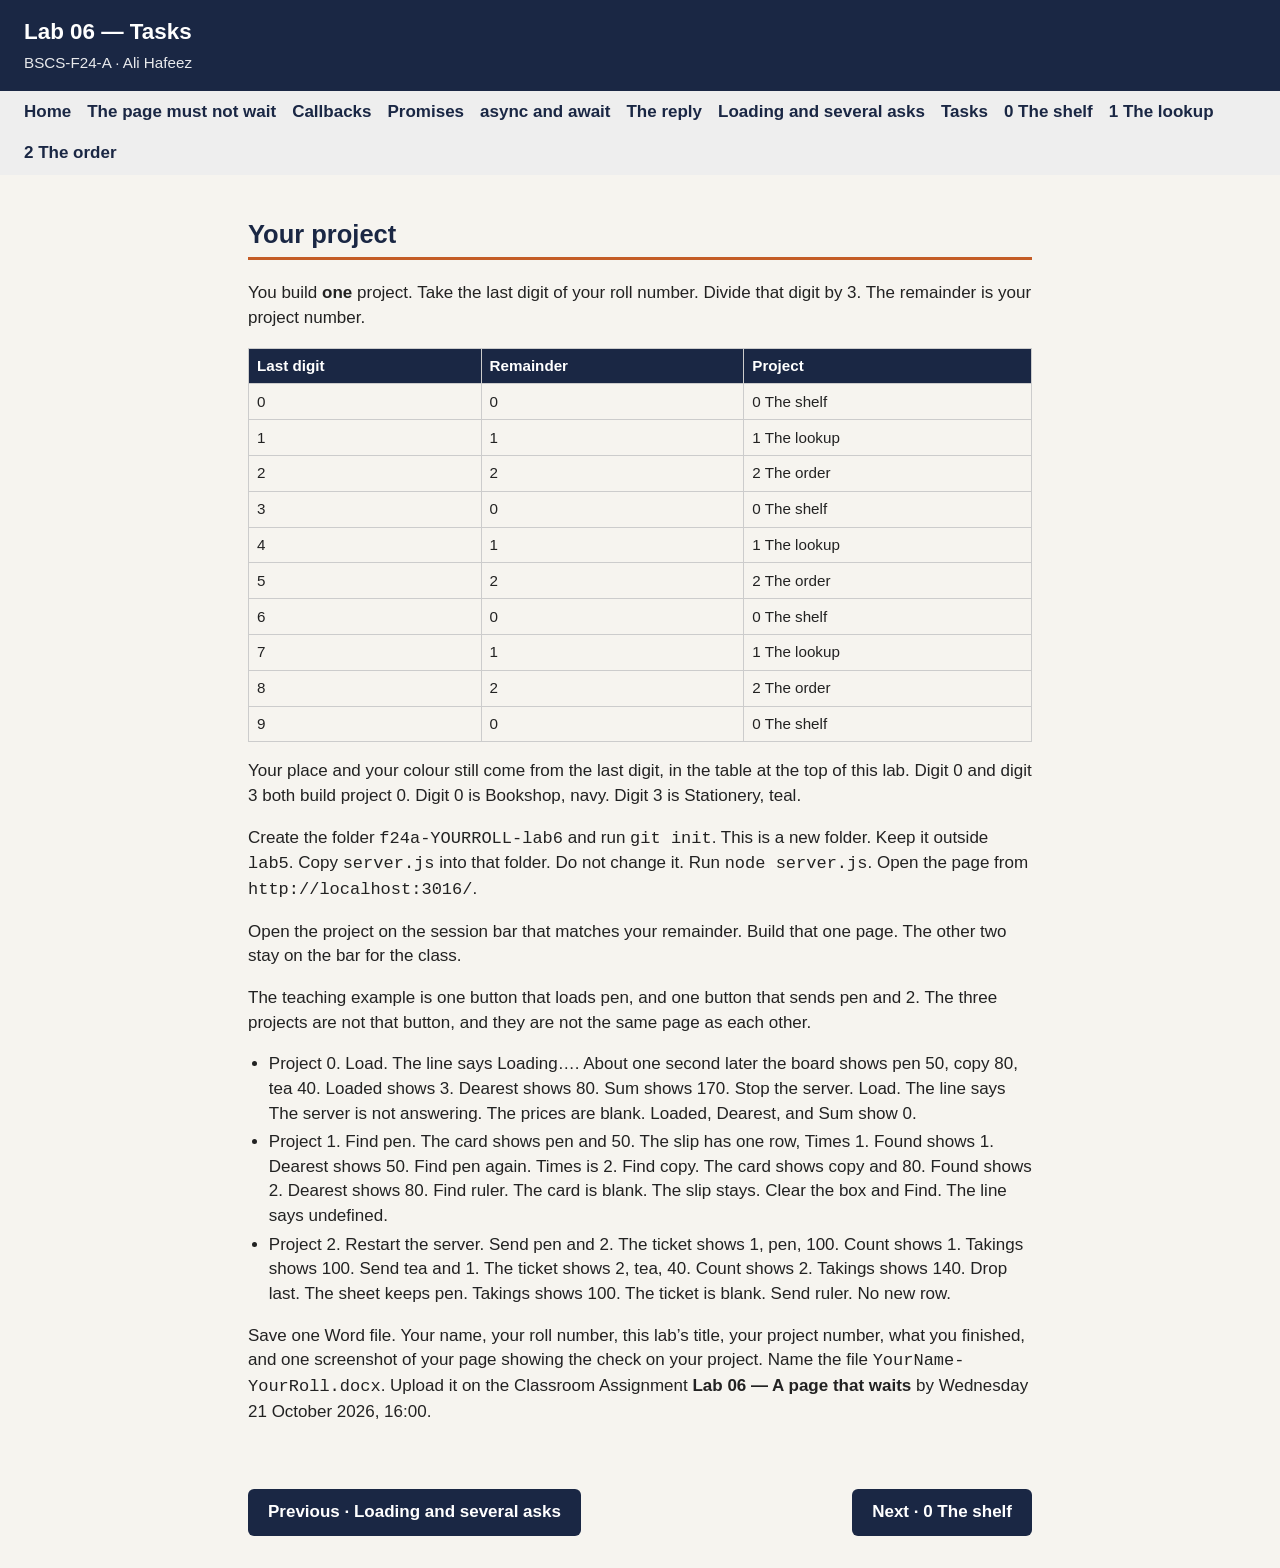
<file: Lab 06 - Tasks.html>
<!DOCTYPE html>
<html lang="en"><head><meta charset="utf-8"><title>Lab 06 — Tasks</title>
<link rel="stylesheet" href="lab06.css"></head><body>
<header class="top"><h1>Lab 06 — Tasks</h1><p>BSCS-F24-A · Ali Hafeez</p></header>
<nav class="top"><a href="Lab 06 - Home.html">Home</a><a href="Lab 06 - The page must not wait.html">The page must not wait</a><a href="Lab 06 - Callbacks.html">Callbacks</a><a href="Lab 06 - Promises.html">Promises</a><a href="Lab 06 - async and await.html">async and await</a><a href="Lab 06 - The reply.html">The reply</a><a href="Lab 06 - Loading and several asks.html">Loading and several asks</a><a href="Lab 06 - Tasks.html">Tasks</a><a href="Lab 06 - 0 The shelf.html">0 The shelf</a><a href="Lab 06 - 1 The lookup.html">1 The lookup</a><a href="Lab 06 - 2 The order.html">2 The order</a></nav>
<main>
<h2>Your project</h2>
<p>You build <strong>one</strong> project. Take the last digit of your roll number. Divide that digit by 3. The remainder is your project number.</p>
<table class='attrs'><tr><th>Last digit</th><th>Remainder</th><th>Project</th></tr><tr><td>0</td><td>0</td><td>0 The shelf</td></tr><tr><td>1</td><td>1</td><td>1 The lookup</td></tr><tr><td>2</td><td>2</td><td>2 The order</td></tr><tr><td>3</td><td>0</td><td>0 The shelf</td></tr><tr><td>4</td><td>1</td><td>1 The lookup</td></tr><tr><td>5</td><td>2</td><td>2 The order</td></tr><tr><td>6</td><td>0</td><td>0 The shelf</td></tr><tr><td>7</td><td>1</td><td>1 The lookup</td></tr><tr><td>8</td><td>2</td><td>2 The order</td></tr><tr><td>9</td><td>0</td><td>0 The shelf</td></tr></table>
<p>Your place and your colour still come from the last digit, in the table at the top of this lab. Digit 0 and digit 3 both build project 0. Digit 0 is Bookshop, navy. Digit 3 is Stationery, teal.</p>
<p>Create the folder <code>f24a-YOURROLL-lab6</code> and run <code>git init</code>. This is a new folder. Keep it outside <code>lab5</code>. Copy <code>server.js</code> into that folder. Do not change it. Run <code>node server.js</code>. Open the page from <code>http://localhost:3016/</code>.</p>
<p>Open the project on the session bar that matches your remainder. Build that one page. The other two stay on the bar for the class.</p>
<p>The teaching example is one button that loads pen, and one button that sends pen and 2. The three projects are not that button, and they are not the same page as each other.</p>
<ul><li>Project 0. Load. The line says Loading…. About one second later the board shows pen 50, copy 80, tea 40. Loaded shows 3. Dearest shows 80. Sum shows 170. Stop the server. Load. The line says The server is not answering. The prices are blank. Loaded, Dearest, and Sum show 0.</li><li>Project 1. Find pen. The card shows pen and 50. The slip has one row, Times 1. Found shows 1. Dearest shows 50. Find pen again. Times is 2. Find copy. The card shows copy and 80. Found shows 2. Dearest shows 80. Find ruler. The card is blank. The slip stays. Clear the box and Find. The line says undefined.</li><li>Project 2. Restart the server. Send pen and 2. The ticket shows 1, pen, 100. Count shows 1. Takings shows 100. Send tea and 1. The ticket shows 2, tea, 40. Count shows 2. Takings shows 140. Drop last. The sheet keeps pen. Takings shows 100. The ticket is blank. Send ruler. No new row.</li></ul>
<p>Save one Word file. Your name, your roll number, this lab’s title, your project number, what you finished, and one screenshot of your page showing the check on your project. Name the file <code>YourName-YourRoll.docx</code>. Upload it on the Classroom Assignment <strong>Lab 06 — A page that waits</strong> by Wednesday 21 October 2026, 16:00.</p>
</main>
<nav class="end"><a href="Lab 06 - Loading and several asks.html">Previous · Loading and several asks</a><a href="Lab 06 - 0 The shelf.html">Next · 0 The shelf</a></nav>
</body></html>
</file>
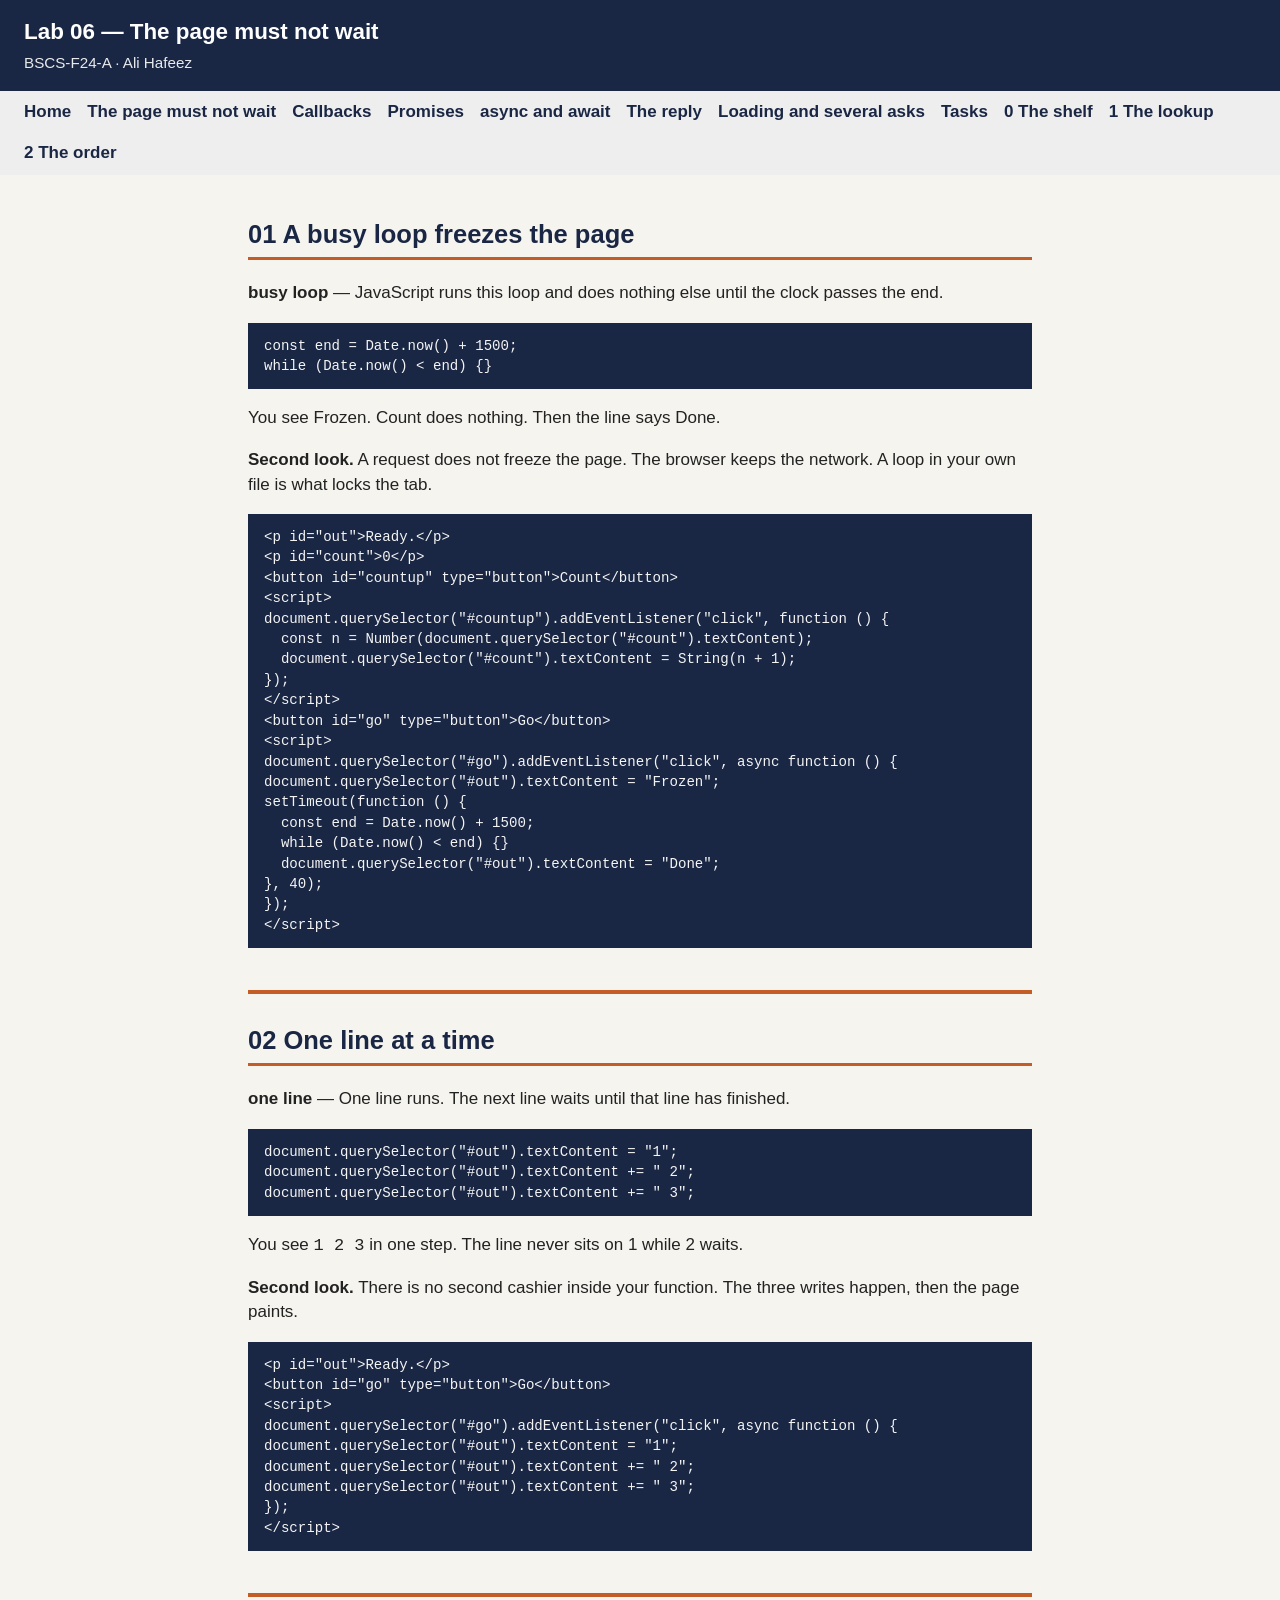
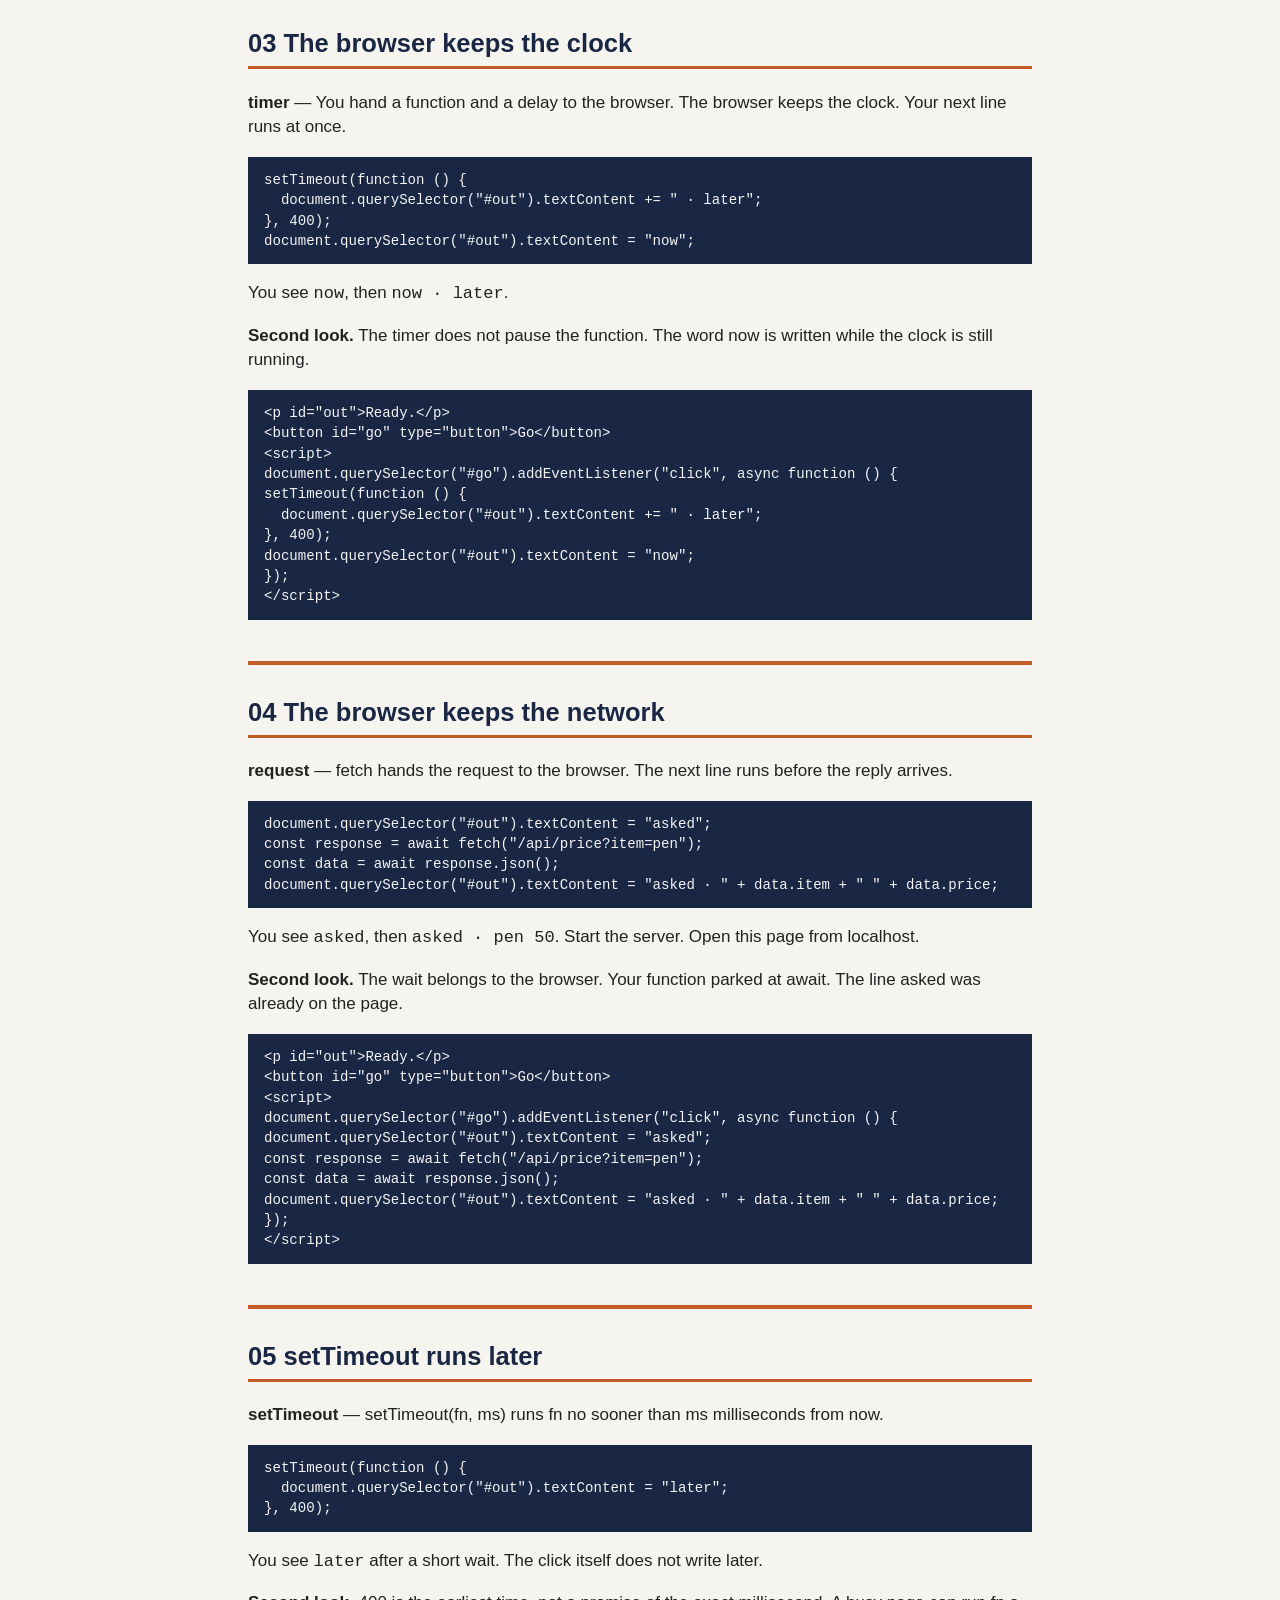
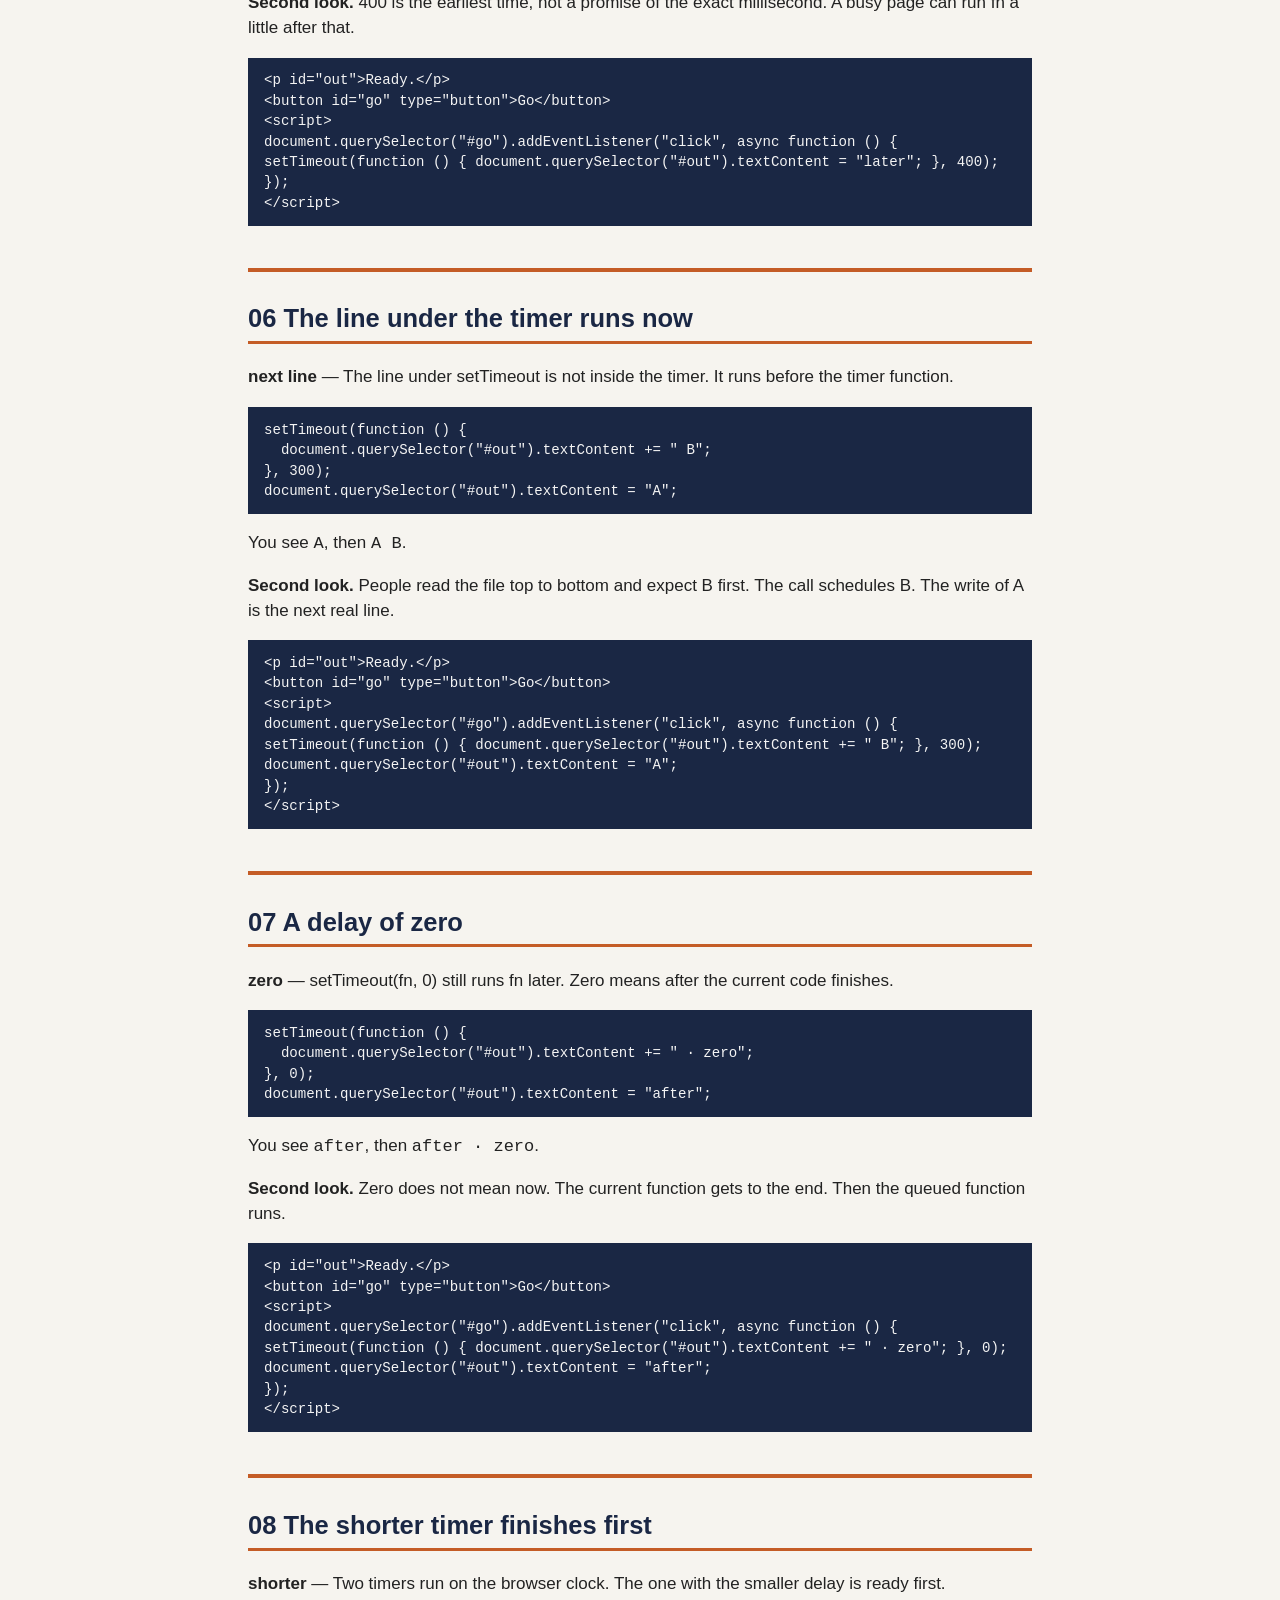
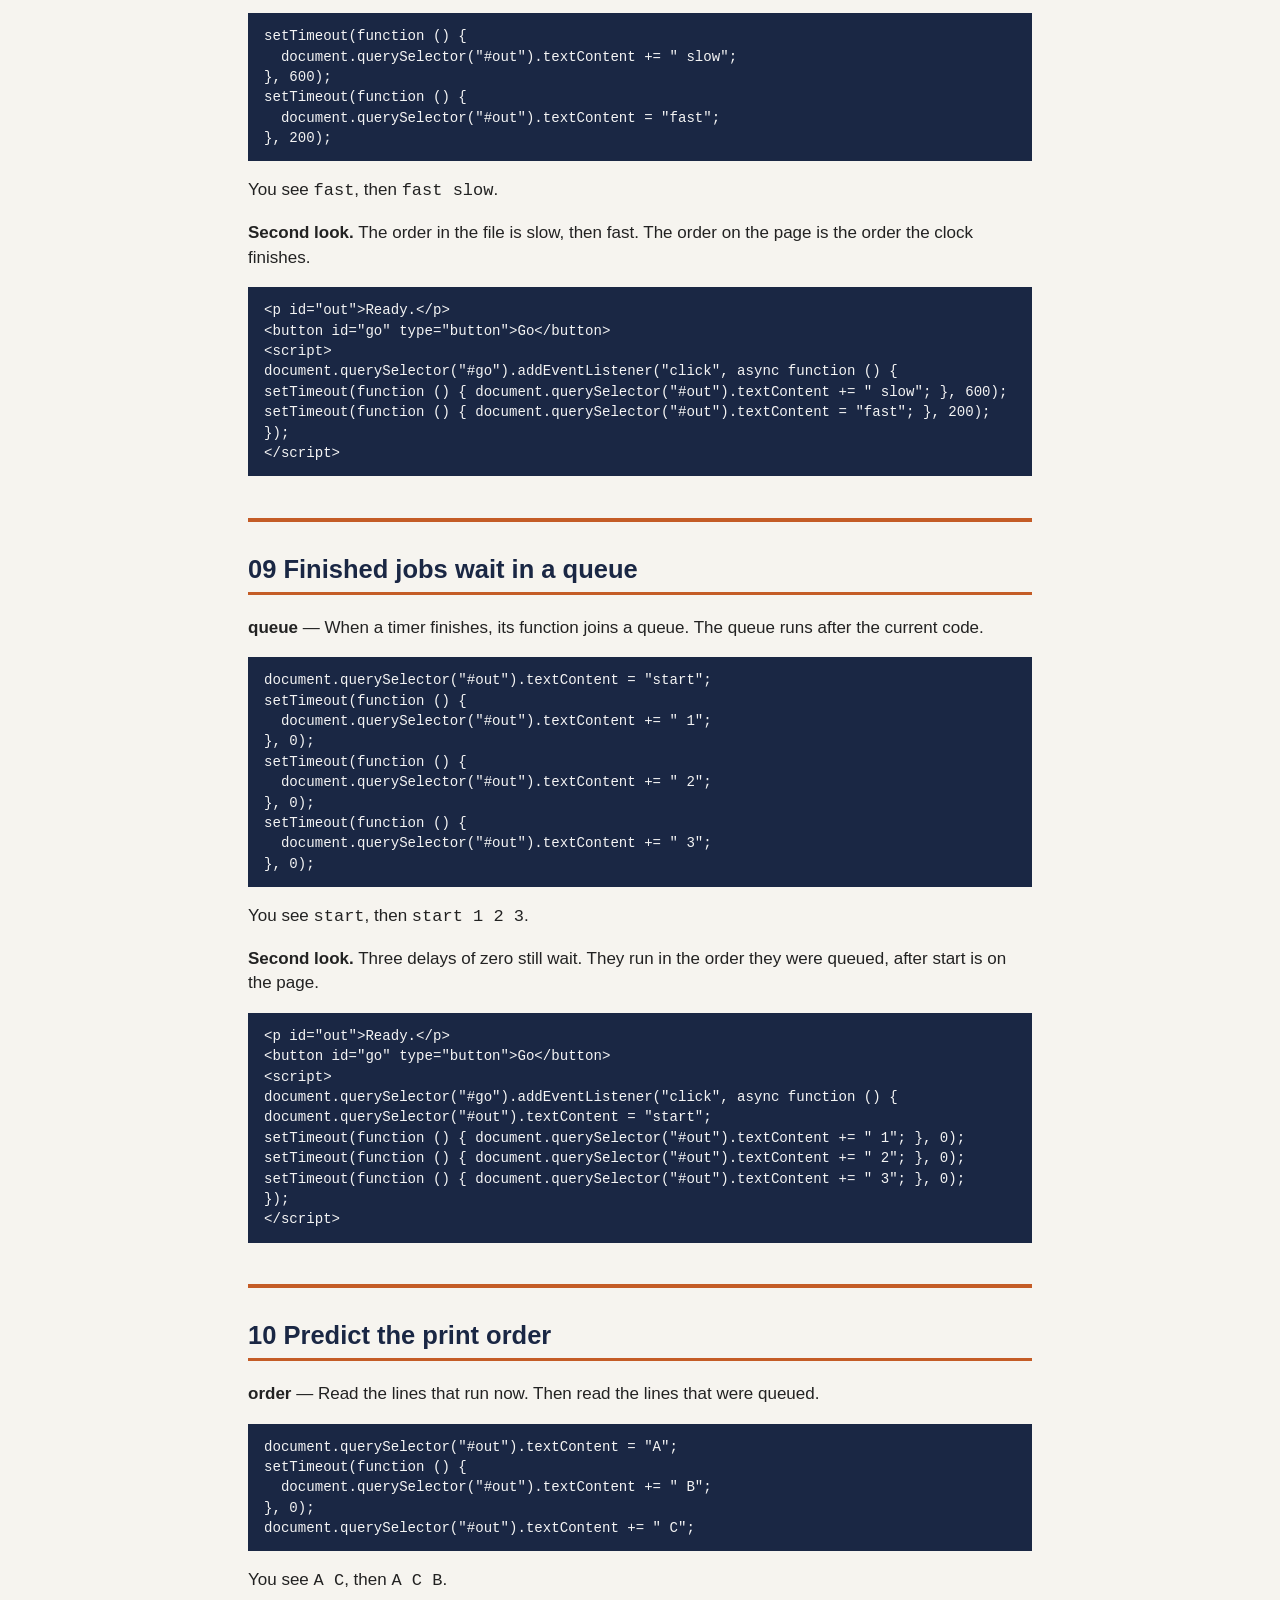
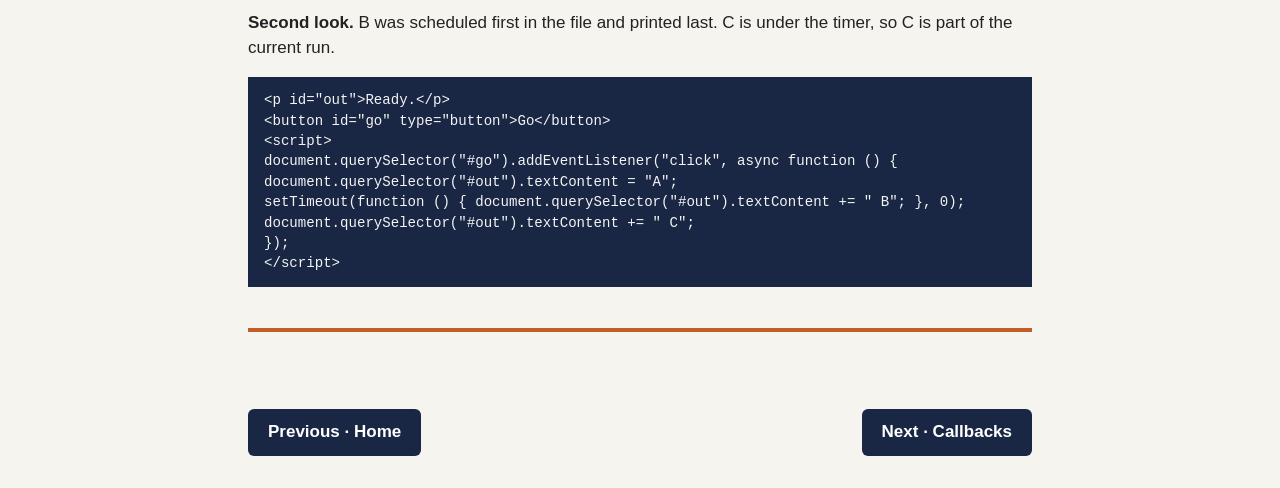
<file: Lab 06 - The page must not wait.html>
<!DOCTYPE html>
<html lang="en"><head><meta charset="utf-8"><title>Lab 06 — The page must not wait</title>
<link rel="stylesheet" href="lab06.css"></head><body>
<header class="top"><h1>Lab 06 — The page must not wait</h1><p>BSCS-F24-A · Ali Hafeez</p></header>
<nav class="top"><a href="Lab 06 - Home.html">Home</a><a href="Lab 06 - The page must not wait.html">The page must not wait</a><a href="Lab 06 - Callbacks.html">Callbacks</a><a href="Lab 06 - Promises.html">Promises</a><a href="Lab 06 - async and await.html">async and await</a><a href="Lab 06 - The reply.html">The reply</a><a href="Lab 06 - Loading and several asks.html">Loading and several asks</a><a href="Lab 06 - Tasks.html">Tasks</a><a href="Lab 06 - 0 The shelf.html">0 The shelf</a><a href="Lab 06 - 1 The lookup.html">1 The lookup</a><a href="Lab 06 - 2 The order.html">2 The order</a></nav>
<main>
<h2 id='t01'>01 A busy loop freezes the page</h2>
<p><strong>busy loop</strong> — JavaScript runs this loop and does nothing else until the clock passes the end.</p>
<pre><code>const end = Date.now() + 1500;
while (Date.now() &lt; end) {}</code></pre>
<p>You see Frozen. Count does nothing. Then the line says Done.</p>
<p><strong>Second look.</strong> A request does not freeze the page. The browser keeps the network. A loop in your own file is what locks the tab.</p>
<pre><code>&lt;p id=&quot;out&quot;&gt;Ready.&lt;/p&gt;
&lt;p id=&quot;count&quot;&gt;0&lt;/p&gt;
&lt;button id=&quot;countup&quot; type=&quot;button&quot;&gt;Count&lt;/button&gt;
&lt;script&gt;
document.querySelector(&quot;#countup&quot;).addEventListener(&quot;click&quot;, function () {
  const n = Number(document.querySelector(&quot;#count&quot;).textContent);
  document.querySelector(&quot;#count&quot;).textContent = String(n + 1);
});
&lt;/script&gt;
&lt;button id=&quot;go&quot; type=&quot;button&quot;&gt;Go&lt;/button&gt;
&lt;script&gt;
document.querySelector(&quot;#go&quot;).addEventListener(&quot;click&quot;, async function () {
document.querySelector(&quot;#out&quot;).textContent = &quot;Frozen&quot;;
setTimeout(function () {
  const end = Date.now() + 1500;
  while (Date.now() &lt; end) {}
  document.querySelector(&quot;#out&quot;).textContent = &quot;Done&quot;;
}, 40);
});
&lt;/script&gt;</code></pre>
<hr class='section'>
<h2 id='t02'>02 One line at a time</h2>
<p><strong>one line</strong> — One line runs. The next line waits until that line has finished.</p>
<pre><code>document.querySelector(&quot;#out&quot;).textContent = &quot;1&quot;;
document.querySelector(&quot;#out&quot;).textContent += &quot; 2&quot;;
document.querySelector(&quot;#out&quot;).textContent += &quot; 3&quot;;</code></pre>
<p>You see <code>1 2 3</code> in one step. The line never sits on 1 while 2 waits.</p>
<p><strong>Second look.</strong> There is no second cashier inside your function. The three writes happen, then the page paints.</p>
<pre><code>&lt;p id=&quot;out&quot;&gt;Ready.&lt;/p&gt;
&lt;button id=&quot;go&quot; type=&quot;button&quot;&gt;Go&lt;/button&gt;
&lt;script&gt;
document.querySelector(&quot;#go&quot;).addEventListener(&quot;click&quot;, async function () {
document.querySelector(&quot;#out&quot;).textContent = &quot;1&quot;;
document.querySelector(&quot;#out&quot;).textContent += &quot; 2&quot;;
document.querySelector(&quot;#out&quot;).textContent += &quot; 3&quot;;
});
&lt;/script&gt;</code></pre>
<hr class='section'>
<h2 id='t03'>03 The browser keeps the clock</h2>
<p><strong>timer</strong> — You hand a function and a delay to the browser. The browser keeps the clock. Your next line runs at once.</p>
<pre><code>setTimeout(function () {
  document.querySelector(&quot;#out&quot;).textContent += &quot; · later&quot;;
}, 400);
document.querySelector(&quot;#out&quot;).textContent = &quot;now&quot;;</code></pre>
<p>You see <code>now</code>, then <code>now · later</code>.</p>
<p><strong>Second look.</strong> The timer does not pause the function. The word now is written while the clock is still running.</p>
<pre><code>&lt;p id=&quot;out&quot;&gt;Ready.&lt;/p&gt;
&lt;button id=&quot;go&quot; type=&quot;button&quot;&gt;Go&lt;/button&gt;
&lt;script&gt;
document.querySelector(&quot;#go&quot;).addEventListener(&quot;click&quot;, async function () {
setTimeout(function () {
  document.querySelector(&quot;#out&quot;).textContent += &quot; · later&quot;;
}, 400);
document.querySelector(&quot;#out&quot;).textContent = &quot;now&quot;;
});
&lt;/script&gt;</code></pre>
<hr class='section'>
<h2 id='t04'>04 The browser keeps the network</h2>
<p><strong>request</strong> — fetch hands the request to the browser. The next line runs before the reply arrives.</p>
<pre><code>document.querySelector(&quot;#out&quot;).textContent = &quot;asked&quot;;
const response = await fetch(&quot;/api/price?item=pen&quot;);
const data = await response.json();
document.querySelector(&quot;#out&quot;).textContent = &quot;asked · &quot; + data.item + &quot; &quot; + data.price;</code></pre>
<p>You see <code>asked</code>, then <code>asked · pen 50</code>. Start the server. Open this page from localhost.</p>
<p><strong>Second look.</strong> The wait belongs to the browser. Your function parked at await. The line asked was already on the page.</p>
<pre><code>&lt;p id=&quot;out&quot;&gt;Ready.&lt;/p&gt;
&lt;button id=&quot;go&quot; type=&quot;button&quot;&gt;Go&lt;/button&gt;
&lt;script&gt;
document.querySelector(&quot;#go&quot;).addEventListener(&quot;click&quot;, async function () {
document.querySelector(&quot;#out&quot;).textContent = &quot;asked&quot;;
const response = await fetch(&quot;/api/price?item=pen&quot;);
const data = await response.json();
document.querySelector(&quot;#out&quot;).textContent = &quot;asked · &quot; + data.item + &quot; &quot; + data.price;
});
&lt;/script&gt;</code></pre>
<hr class='section'>
<h2 id='t05'>05 setTimeout runs later</h2>
<p><strong>setTimeout</strong> — setTimeout(fn, ms) runs fn no sooner than ms milliseconds from now.</p>
<pre><code>setTimeout(function () {
  document.querySelector(&quot;#out&quot;).textContent = &quot;later&quot;;
}, 400);</code></pre>
<p>You see <code>later</code> after a short wait. The click itself does not write later.</p>
<p><strong>Second look.</strong> 400 is the earliest time, not a promise of the exact millisecond. A busy page can run fn a little after that.</p>
<pre><code>&lt;p id=&quot;out&quot;&gt;Ready.&lt;/p&gt;
&lt;button id=&quot;go&quot; type=&quot;button&quot;&gt;Go&lt;/button&gt;
&lt;script&gt;
document.querySelector(&quot;#go&quot;).addEventListener(&quot;click&quot;, async function () {
setTimeout(function () { document.querySelector(&quot;#out&quot;).textContent = &quot;later&quot;; }, 400);
});
&lt;/script&gt;</code></pre>
<hr class='section'>
<h2 id='t06'>06 The line under the timer runs now</h2>
<p><strong>next line</strong> — The line under setTimeout is not inside the timer. It runs before the timer function.</p>
<pre><code>setTimeout(function () {
  document.querySelector(&quot;#out&quot;).textContent += &quot; B&quot;;
}, 300);
document.querySelector(&quot;#out&quot;).textContent = &quot;A&quot;;</code></pre>
<p>You see <code>A</code>, then <code>A B</code>.</p>
<p><strong>Second look.</strong> People read the file top to bottom and expect B first. The call schedules B. The write of A is the next real line.</p>
<pre><code>&lt;p id=&quot;out&quot;&gt;Ready.&lt;/p&gt;
&lt;button id=&quot;go&quot; type=&quot;button&quot;&gt;Go&lt;/button&gt;
&lt;script&gt;
document.querySelector(&quot;#go&quot;).addEventListener(&quot;click&quot;, async function () {
setTimeout(function () { document.querySelector(&quot;#out&quot;).textContent += &quot; B&quot;; }, 300);
document.querySelector(&quot;#out&quot;).textContent = &quot;A&quot;;
});
&lt;/script&gt;</code></pre>
<hr class='section'>
<h2 id='t07'>07 A delay of zero</h2>
<p><strong>zero</strong> — setTimeout(fn, 0) still runs fn later. Zero means after the current code finishes.</p>
<pre><code>setTimeout(function () {
  document.querySelector(&quot;#out&quot;).textContent += &quot; · zero&quot;;
}, 0);
document.querySelector(&quot;#out&quot;).textContent = &quot;after&quot;;</code></pre>
<p>You see <code>after</code>, then <code>after · zero</code>.</p>
<p><strong>Second look.</strong> Zero does not mean now. The current function gets to the end. Then the queued function runs.</p>
<pre><code>&lt;p id=&quot;out&quot;&gt;Ready.&lt;/p&gt;
&lt;button id=&quot;go&quot; type=&quot;button&quot;&gt;Go&lt;/button&gt;
&lt;script&gt;
document.querySelector(&quot;#go&quot;).addEventListener(&quot;click&quot;, async function () {
setTimeout(function () { document.querySelector(&quot;#out&quot;).textContent += &quot; · zero&quot;; }, 0);
document.querySelector(&quot;#out&quot;).textContent = &quot;after&quot;;
});
&lt;/script&gt;</code></pre>
<hr class='section'>
<h2 id='t08'>08 The shorter timer finishes first</h2>
<p><strong>shorter</strong> — Two timers run on the browser clock. The one with the smaller delay is ready first.</p>
<pre><code>setTimeout(function () {
  document.querySelector(&quot;#out&quot;).textContent += &quot; slow&quot;;
}, 600);
setTimeout(function () {
  document.querySelector(&quot;#out&quot;).textContent = &quot;fast&quot;;
}, 200);</code></pre>
<p>You see <code>fast</code>, then <code>fast slow</code>.</p>
<p><strong>Second look.</strong> The order in the file is slow, then fast. The order on the page is the order the clock finishes.</p>
<pre><code>&lt;p id=&quot;out&quot;&gt;Ready.&lt;/p&gt;
&lt;button id=&quot;go&quot; type=&quot;button&quot;&gt;Go&lt;/button&gt;
&lt;script&gt;
document.querySelector(&quot;#go&quot;).addEventListener(&quot;click&quot;, async function () {
setTimeout(function () { document.querySelector(&quot;#out&quot;).textContent += &quot; slow&quot;; }, 600);
setTimeout(function () { document.querySelector(&quot;#out&quot;).textContent = &quot;fast&quot;; }, 200);
});
&lt;/script&gt;</code></pre>
<hr class='section'>
<h2 id='t09'>09 Finished jobs wait in a queue</h2>
<p><strong>queue</strong> — When a timer finishes, its function joins a queue. The queue runs after the current code.</p>
<pre><code>document.querySelector(&quot;#out&quot;).textContent = &quot;start&quot;;
setTimeout(function () {
  document.querySelector(&quot;#out&quot;).textContent += &quot; 1&quot;;
}, 0);
setTimeout(function () {
  document.querySelector(&quot;#out&quot;).textContent += &quot; 2&quot;;
}, 0);
setTimeout(function () {
  document.querySelector(&quot;#out&quot;).textContent += &quot; 3&quot;;
}, 0);</code></pre>
<p>You see <code>start</code>, then <code>start 1 2 3</code>.</p>
<p><strong>Second look.</strong> Three delays of zero still wait. They run in the order they were queued, after start is on the page.</p>
<pre><code>&lt;p id=&quot;out&quot;&gt;Ready.&lt;/p&gt;
&lt;button id=&quot;go&quot; type=&quot;button&quot;&gt;Go&lt;/button&gt;
&lt;script&gt;
document.querySelector(&quot;#go&quot;).addEventListener(&quot;click&quot;, async function () {
document.querySelector(&quot;#out&quot;).textContent = &quot;start&quot;;
setTimeout(function () { document.querySelector(&quot;#out&quot;).textContent += &quot; 1&quot;; }, 0);
setTimeout(function () { document.querySelector(&quot;#out&quot;).textContent += &quot; 2&quot;; }, 0);
setTimeout(function () { document.querySelector(&quot;#out&quot;).textContent += &quot; 3&quot;; }, 0);
});
&lt;/script&gt;</code></pre>
<hr class='section'>
<h2 id='t10'>10 Predict the print order</h2>
<p><strong>order</strong> — Read the lines that run now. Then read the lines that were queued.</p>
<pre><code>document.querySelector(&quot;#out&quot;).textContent = &quot;A&quot;;
setTimeout(function () {
  document.querySelector(&quot;#out&quot;).textContent += &quot; B&quot;;
}, 0);
document.querySelector(&quot;#out&quot;).textContent += &quot; C&quot;;</code></pre>
<p>You see <code>A C</code>, then <code>A C B</code>.</p>
<p><strong>Second look.</strong> B was scheduled first in the file and printed last. C is under the timer, so C is part of the current run.</p>
<pre><code>&lt;p id=&quot;out&quot;&gt;Ready.&lt;/p&gt;
&lt;button id=&quot;go&quot; type=&quot;button&quot;&gt;Go&lt;/button&gt;
&lt;script&gt;
document.querySelector(&quot;#go&quot;).addEventListener(&quot;click&quot;, async function () {
document.querySelector(&quot;#out&quot;).textContent = &quot;A&quot;;
setTimeout(function () { document.querySelector(&quot;#out&quot;).textContent += &quot; B&quot;; }, 0);
document.querySelector(&quot;#out&quot;).textContent += &quot; C&quot;;
});
&lt;/script&gt;</code></pre>
<hr class='section'>
</main>
<nav class="end"><a href="Lab 06 - Home.html">Previous · Home</a><a href="Lab 06 - Callbacks.html">Next · Callbacks</a></nav>
</body></html>
</file>
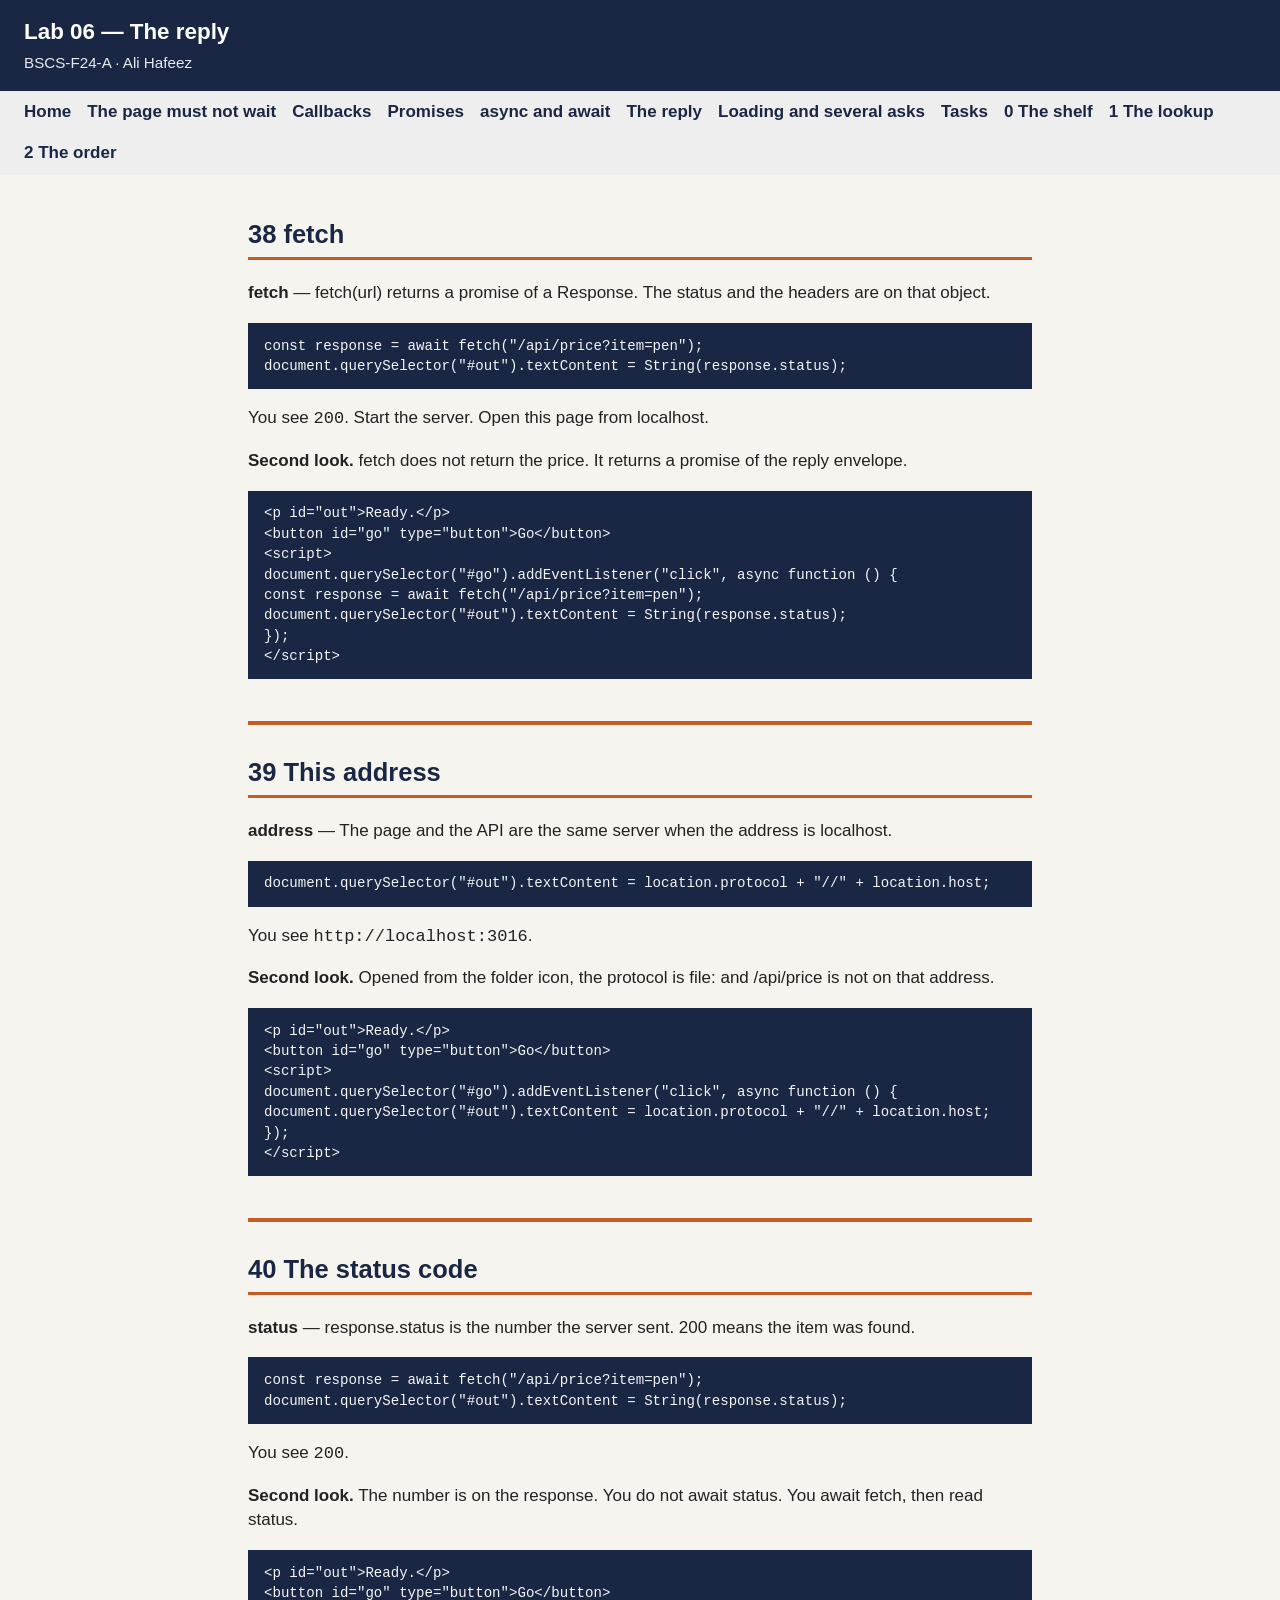
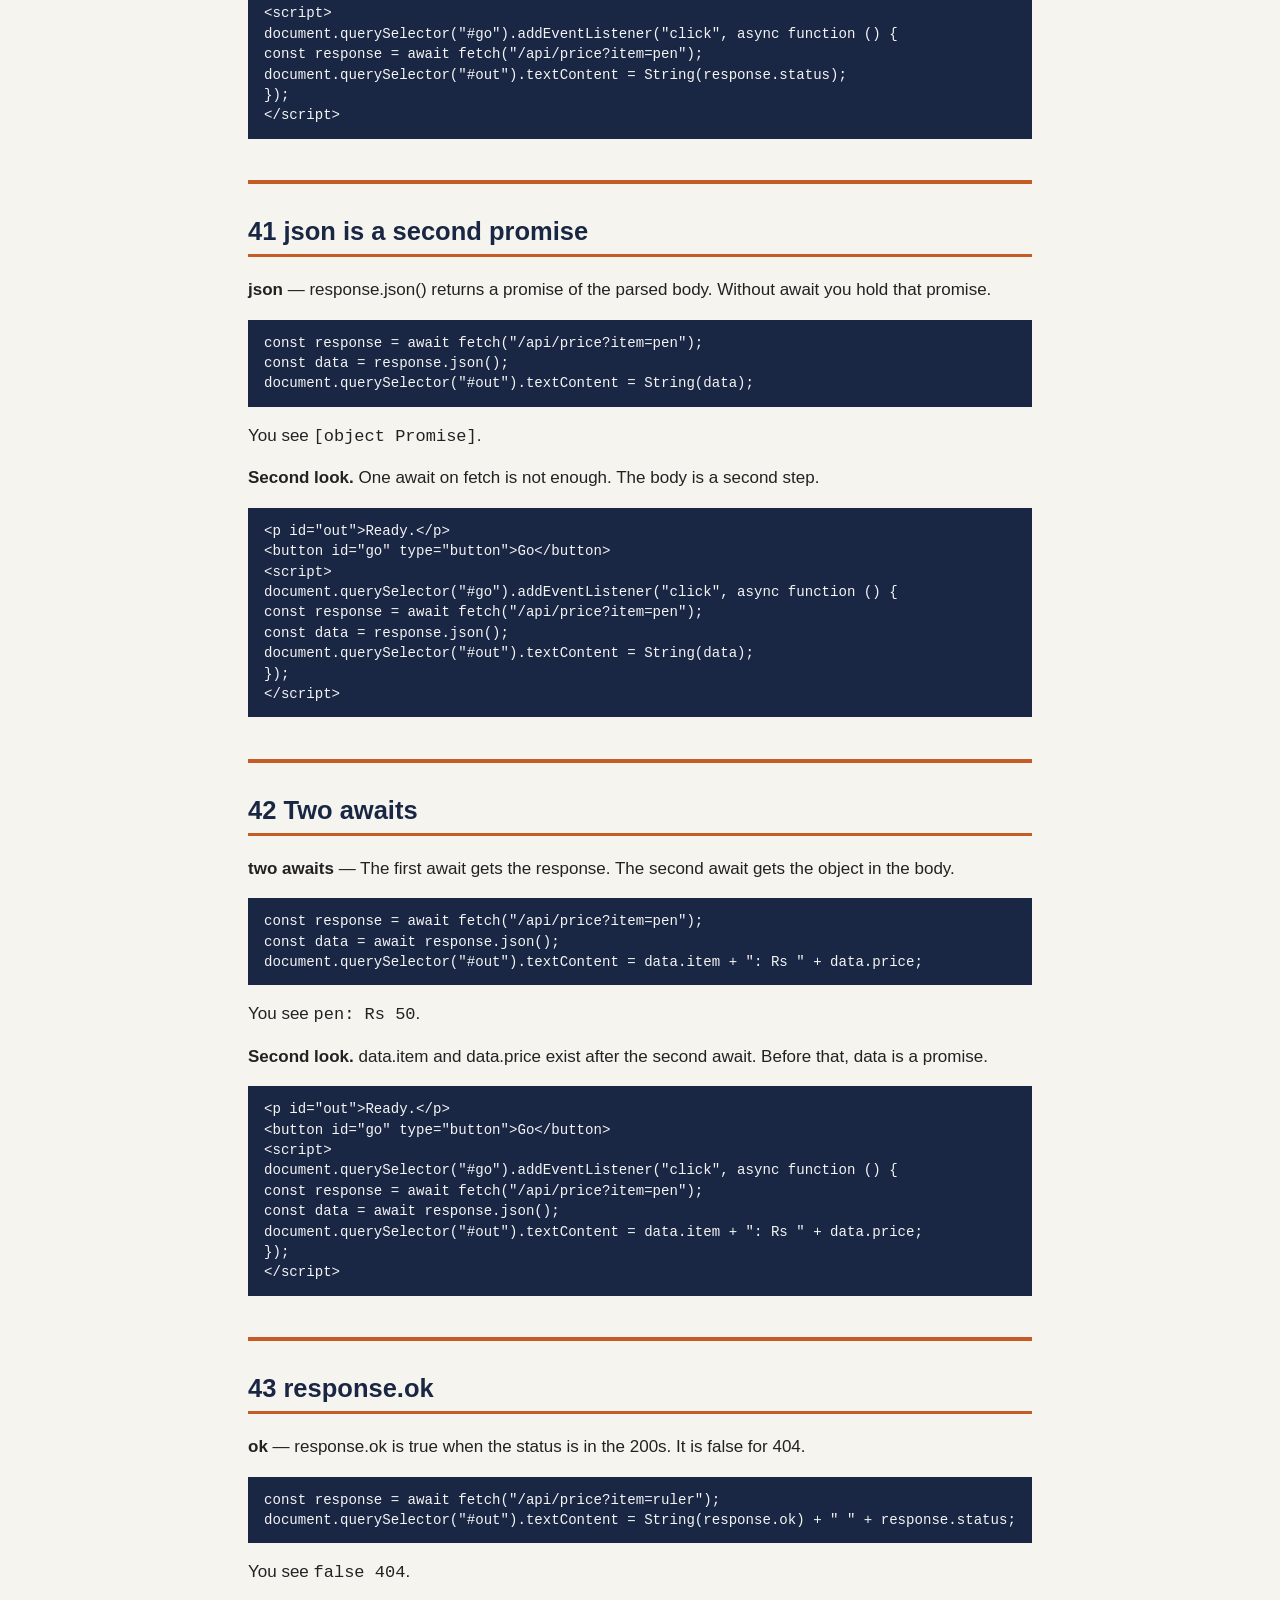
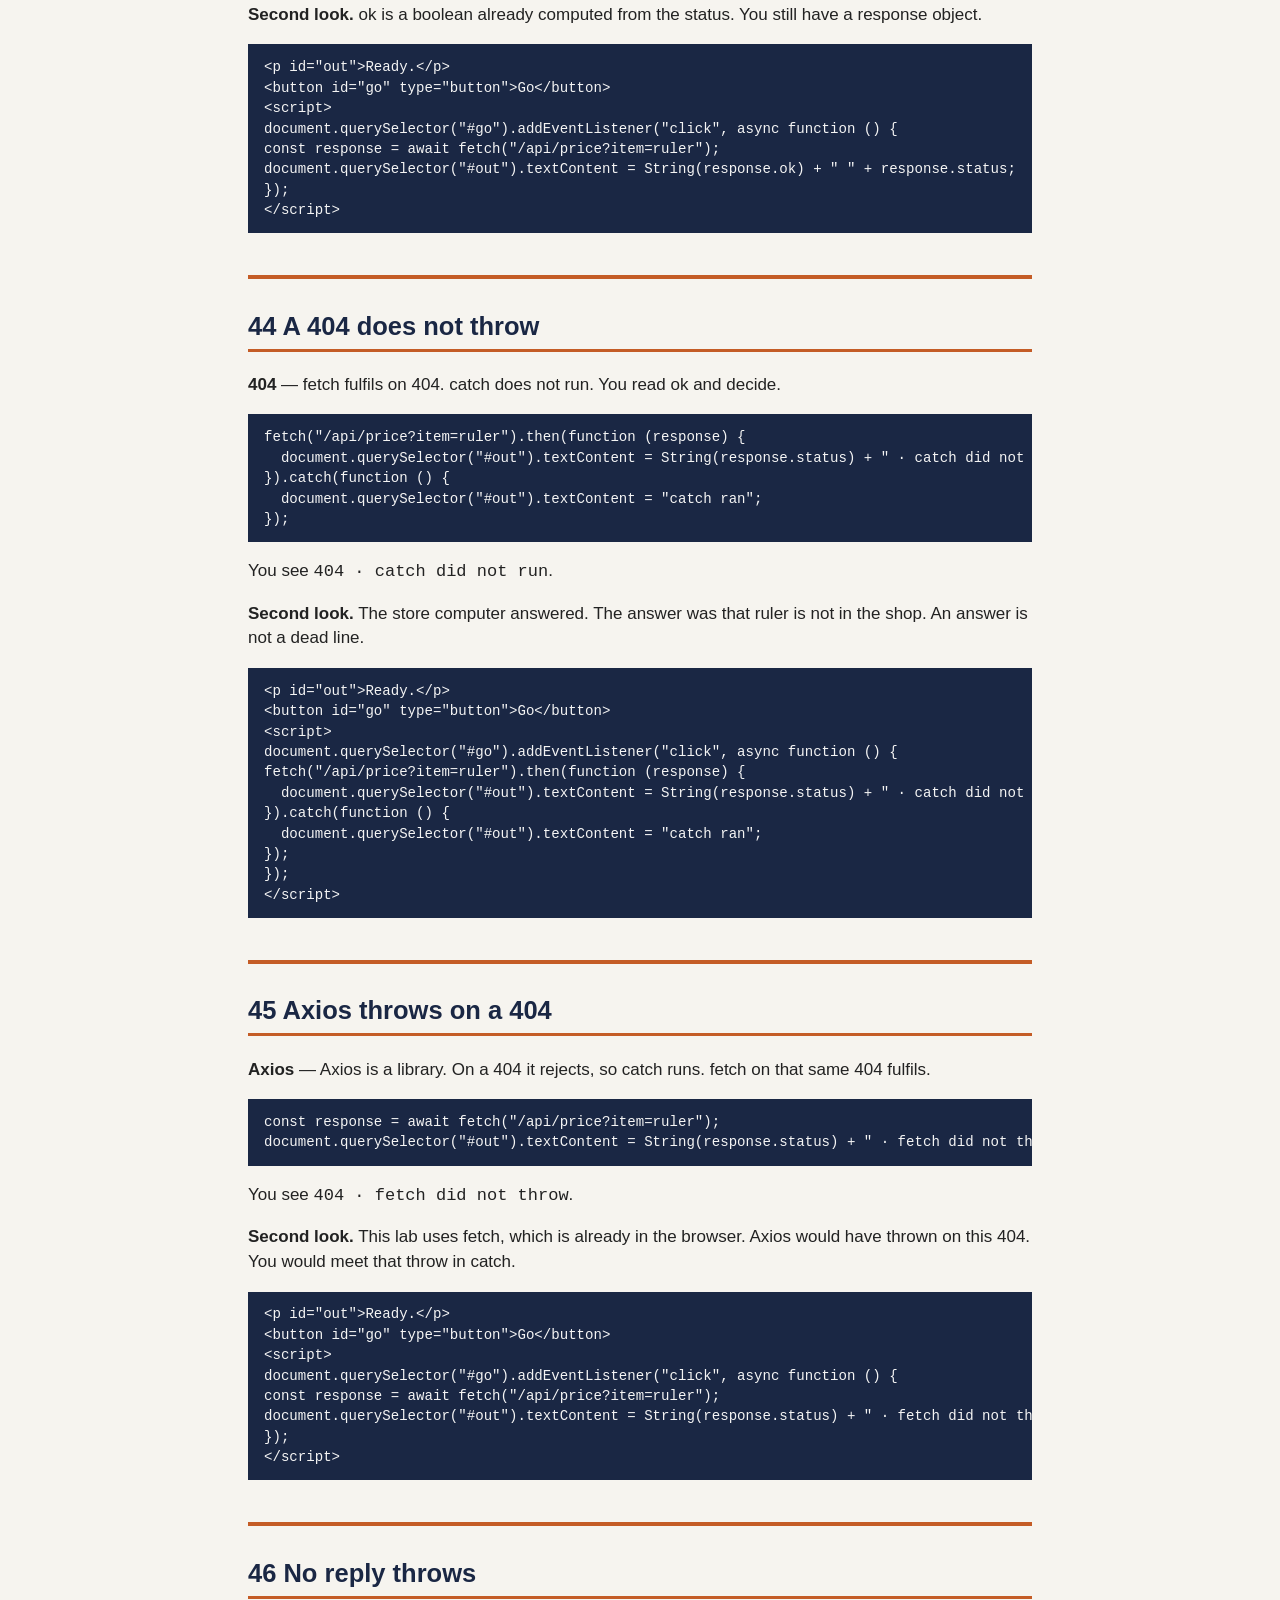
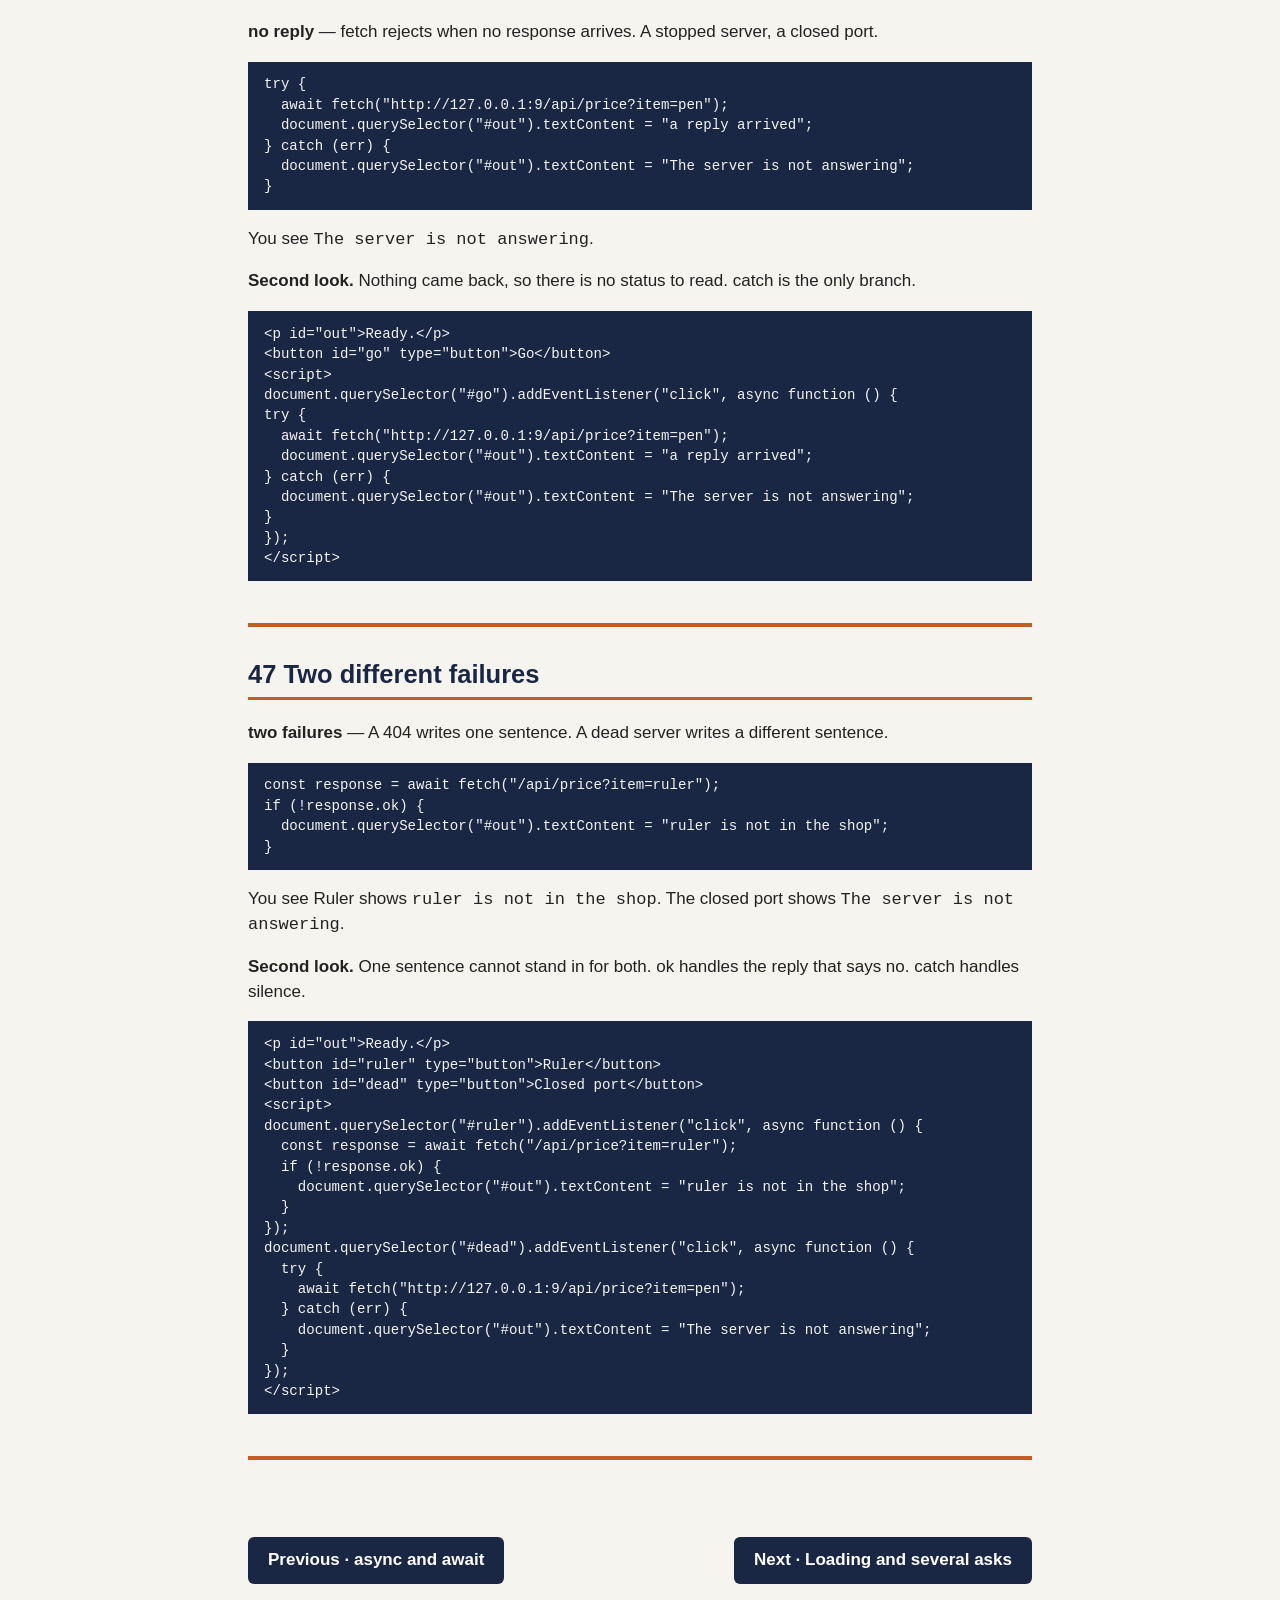
<file: Lab 06 - The reply.html>
<!DOCTYPE html>
<html lang="en"><head><meta charset="utf-8"><title>Lab 06 — The reply</title>
<link rel="stylesheet" href="lab06.css"></head><body>
<header class="top"><h1>Lab 06 — The reply</h1><p>BSCS-F24-A · Ali Hafeez</p></header>
<nav class="top"><a href="Lab 06 - Home.html">Home</a><a href="Lab 06 - The page must not wait.html">The page must not wait</a><a href="Lab 06 - Callbacks.html">Callbacks</a><a href="Lab 06 - Promises.html">Promises</a><a href="Lab 06 - async and await.html">async and await</a><a href="Lab 06 - The reply.html">The reply</a><a href="Lab 06 - Loading and several asks.html">Loading and several asks</a><a href="Lab 06 - Tasks.html">Tasks</a><a href="Lab 06 - 0 The shelf.html">0 The shelf</a><a href="Lab 06 - 1 The lookup.html">1 The lookup</a><a href="Lab 06 - 2 The order.html">2 The order</a></nav>
<main>
<h2 id='t38'>38 fetch</h2>
<p><strong>fetch</strong> — fetch(url) returns a promise of a Response. The status and the headers are on that object.</p>
<pre><code>const response = await fetch(&quot;/api/price?item=pen&quot;);
document.querySelector(&quot;#out&quot;).textContent = String(response.status);</code></pre>
<p>You see <code>200</code>. Start the server. Open this page from localhost.</p>
<p><strong>Second look.</strong> fetch does not return the price. It returns a promise of the reply envelope.</p>
<pre><code>&lt;p id=&quot;out&quot;&gt;Ready.&lt;/p&gt;
&lt;button id=&quot;go&quot; type=&quot;button&quot;&gt;Go&lt;/button&gt;
&lt;script&gt;
document.querySelector(&quot;#go&quot;).addEventListener(&quot;click&quot;, async function () {
const response = await fetch(&quot;/api/price?item=pen&quot;);
document.querySelector(&quot;#out&quot;).textContent = String(response.status);
});
&lt;/script&gt;</code></pre>
<hr class='section'>
<h2 id='t39'>39 This address</h2>
<p><strong>address</strong> — The page and the API are the same server when the address is localhost.</p>
<pre><code>document.querySelector(&quot;#out&quot;).textContent = location.protocol + &quot;//&quot; + location.host;</code></pre>
<p>You see <code>http://localhost:3016</code>.</p>
<p><strong>Second look.</strong> Opened from the folder icon, the protocol is file: and /api/price is not on that address.</p>
<pre><code>&lt;p id=&quot;out&quot;&gt;Ready.&lt;/p&gt;
&lt;button id=&quot;go&quot; type=&quot;button&quot;&gt;Go&lt;/button&gt;
&lt;script&gt;
document.querySelector(&quot;#go&quot;).addEventListener(&quot;click&quot;, async function () {
document.querySelector(&quot;#out&quot;).textContent = location.protocol + &quot;//&quot; + location.host;
});
&lt;/script&gt;</code></pre>
<hr class='section'>
<h2 id='t40'>40 The status code</h2>
<p><strong>status</strong> — response.status is the number the server sent. 200 means the item was found.</p>
<pre><code>const response = await fetch(&quot;/api/price?item=pen&quot;);
document.querySelector(&quot;#out&quot;).textContent = String(response.status);</code></pre>
<p>You see <code>200</code>.</p>
<p><strong>Second look.</strong> The number is on the response. You do not await status. You await fetch, then read status.</p>
<pre><code>&lt;p id=&quot;out&quot;&gt;Ready.&lt;/p&gt;
&lt;button id=&quot;go&quot; type=&quot;button&quot;&gt;Go&lt;/button&gt;
&lt;script&gt;
document.querySelector(&quot;#go&quot;).addEventListener(&quot;click&quot;, async function () {
const response = await fetch(&quot;/api/price?item=pen&quot;);
document.querySelector(&quot;#out&quot;).textContent = String(response.status);
});
&lt;/script&gt;</code></pre>
<hr class='section'>
<h2 id='t41'>41 json is a second promise</h2>
<p><strong>json</strong> — response.json() returns a promise of the parsed body. Without await you hold that promise.</p>
<pre><code>const response = await fetch(&quot;/api/price?item=pen&quot;);
const data = response.json();
document.querySelector(&quot;#out&quot;).textContent = String(data);</code></pre>
<p>You see <code>[object Promise]</code>.</p>
<p><strong>Second look.</strong> One await on fetch is not enough. The body is a second step.</p>
<pre><code>&lt;p id=&quot;out&quot;&gt;Ready.&lt;/p&gt;
&lt;button id=&quot;go&quot; type=&quot;button&quot;&gt;Go&lt;/button&gt;
&lt;script&gt;
document.querySelector(&quot;#go&quot;).addEventListener(&quot;click&quot;, async function () {
const response = await fetch(&quot;/api/price?item=pen&quot;);
const data = response.json();
document.querySelector(&quot;#out&quot;).textContent = String(data);
});
&lt;/script&gt;</code></pre>
<hr class='section'>
<h2 id='t42'>42 Two awaits</h2>
<p><strong>two awaits</strong> — The first await gets the response. The second await gets the object in the body.</p>
<pre><code>const response = await fetch(&quot;/api/price?item=pen&quot;);
const data = await response.json();
document.querySelector(&quot;#out&quot;).textContent = data.item + &quot;: Rs &quot; + data.price;</code></pre>
<p>You see <code>pen: Rs 50</code>.</p>
<p><strong>Second look.</strong> data.item and data.price exist after the second await. Before that, data is a promise.</p>
<pre><code>&lt;p id=&quot;out&quot;&gt;Ready.&lt;/p&gt;
&lt;button id=&quot;go&quot; type=&quot;button&quot;&gt;Go&lt;/button&gt;
&lt;script&gt;
document.querySelector(&quot;#go&quot;).addEventListener(&quot;click&quot;, async function () {
const response = await fetch(&quot;/api/price?item=pen&quot;);
const data = await response.json();
document.querySelector(&quot;#out&quot;).textContent = data.item + &quot;: Rs &quot; + data.price;
});
&lt;/script&gt;</code></pre>
<hr class='section'>
<h2 id='t43'>43 response.ok</h2>
<p><strong>ok</strong> — response.ok is true when the status is in the 200s. It is false for 404.</p>
<pre><code>const response = await fetch(&quot;/api/price?item=ruler&quot;);
document.querySelector(&quot;#out&quot;).textContent = String(response.ok) + &quot; &quot; + response.status;</code></pre>
<p>You see <code>false 404</code>.</p>
<p><strong>Second look.</strong> ok is a boolean already computed from the status. You still have a response object.</p>
<pre><code>&lt;p id=&quot;out&quot;&gt;Ready.&lt;/p&gt;
&lt;button id=&quot;go&quot; type=&quot;button&quot;&gt;Go&lt;/button&gt;
&lt;script&gt;
document.querySelector(&quot;#go&quot;).addEventListener(&quot;click&quot;, async function () {
const response = await fetch(&quot;/api/price?item=ruler&quot;);
document.querySelector(&quot;#out&quot;).textContent = String(response.ok) + &quot; &quot; + response.status;
});
&lt;/script&gt;</code></pre>
<hr class='section'>
<h2 id='t44'>44 A 404 does not throw</h2>
<p><strong>404</strong> — fetch fulfils on 404. catch does not run. You read ok and decide.</p>
<pre><code>fetch(&quot;/api/price?item=ruler&quot;).then(function (response) {
  document.querySelector(&quot;#out&quot;).textContent = String(response.status) + &quot; · catch did not run&quot;;
}).catch(function () {
  document.querySelector(&quot;#out&quot;).textContent = &quot;catch ran&quot;;
});</code></pre>
<p>You see <code>404 · catch did not run</code>.</p>
<p><strong>Second look.</strong> The store computer answered. The answer was that ruler is not in the shop. An answer is not a dead line.</p>
<pre><code>&lt;p id=&quot;out&quot;&gt;Ready.&lt;/p&gt;
&lt;button id=&quot;go&quot; type=&quot;button&quot;&gt;Go&lt;/button&gt;
&lt;script&gt;
document.querySelector(&quot;#go&quot;).addEventListener(&quot;click&quot;, async function () {
fetch(&quot;/api/price?item=ruler&quot;).then(function (response) {
  document.querySelector(&quot;#out&quot;).textContent = String(response.status) + &quot; · catch did not run&quot;;
}).catch(function () {
  document.querySelector(&quot;#out&quot;).textContent = &quot;catch ran&quot;;
});
});
&lt;/script&gt;</code></pre>
<hr class='section'>
<h2 id='t45'>45 Axios throws on a 404</h2>
<p><strong>Axios</strong> — Axios is a library. On a 404 it rejects, so catch runs. fetch on that same 404 fulfils.</p>
<pre><code>const response = await fetch(&quot;/api/price?item=ruler&quot;);
document.querySelector(&quot;#out&quot;).textContent = String(response.status) + &quot; · fetch did not throw&quot;;</code></pre>
<p>You see <code>404 · fetch did not throw</code>.</p>
<p><strong>Second look.</strong> This lab uses fetch, which is already in the browser. Axios would have thrown on this 404. You would meet that throw in catch.</p>
<pre><code>&lt;p id=&quot;out&quot;&gt;Ready.&lt;/p&gt;
&lt;button id=&quot;go&quot; type=&quot;button&quot;&gt;Go&lt;/button&gt;
&lt;script&gt;
document.querySelector(&quot;#go&quot;).addEventListener(&quot;click&quot;, async function () {
const response = await fetch(&quot;/api/price?item=ruler&quot;);
document.querySelector(&quot;#out&quot;).textContent = String(response.status) + &quot; · fetch did not throw&quot;;
});
&lt;/script&gt;</code></pre>
<hr class='section'>
<h2 id='t46'>46 No reply throws</h2>
<p><strong>no reply</strong> — fetch rejects when no response arrives. A stopped server, a closed port.</p>
<pre><code>try {
  await fetch(&quot;http://127.0.0.1:9/api/price?item=pen&quot;);
  document.querySelector(&quot;#out&quot;).textContent = &quot;a reply arrived&quot;;
} catch (err) {
  document.querySelector(&quot;#out&quot;).textContent = &quot;The server is not answering&quot;;
}</code></pre>
<p>You see <code>The server is not answering</code>.</p>
<p><strong>Second look.</strong> Nothing came back, so there is no status to read. catch is the only branch.</p>
<pre><code>&lt;p id=&quot;out&quot;&gt;Ready.&lt;/p&gt;
&lt;button id=&quot;go&quot; type=&quot;button&quot;&gt;Go&lt;/button&gt;
&lt;script&gt;
document.querySelector(&quot;#go&quot;).addEventListener(&quot;click&quot;, async function () {
try {
  await fetch(&quot;http://127.0.0.1:9/api/price?item=pen&quot;);
  document.querySelector(&quot;#out&quot;).textContent = &quot;a reply arrived&quot;;
} catch (err) {
  document.querySelector(&quot;#out&quot;).textContent = &quot;The server is not answering&quot;;
}
});
&lt;/script&gt;</code></pre>
<hr class='section'>
<h2 id='t47'>47 Two different failures</h2>
<p><strong>two failures</strong> — A 404 writes one sentence. A dead server writes a different sentence.</p>
<pre><code>const response = await fetch(&quot;/api/price?item=ruler&quot;);
if (!response.ok) {
  document.querySelector(&quot;#out&quot;).textContent = &quot;ruler is not in the shop&quot;;
}</code></pre>
<p>You see Ruler shows <code>ruler is not in the shop</code>. The closed port shows <code>The server is not answering</code>.</p>
<p><strong>Second look.</strong> One sentence cannot stand in for both. ok handles the reply that says no. catch handles silence.</p>
<pre><code>&lt;p id=&quot;out&quot;&gt;Ready.&lt;/p&gt;
&lt;button id=&quot;ruler&quot; type=&quot;button&quot;&gt;Ruler&lt;/button&gt;
&lt;button id=&quot;dead&quot; type=&quot;button&quot;&gt;Closed port&lt;/button&gt;
&lt;script&gt;
document.querySelector(&quot;#ruler&quot;).addEventListener(&quot;click&quot;, async function () {
  const response = await fetch(&quot;/api/price?item=ruler&quot;);
  if (!response.ok) {
    document.querySelector(&quot;#out&quot;).textContent = &quot;ruler is not in the shop&quot;;
  }
});
document.querySelector(&quot;#dead&quot;).addEventListener(&quot;click&quot;, async function () {
  try {
    await fetch(&quot;http://127.0.0.1:9/api/price?item=pen&quot;);
  } catch (err) {
    document.querySelector(&quot;#out&quot;).textContent = &quot;The server is not answering&quot;;
  }
});
&lt;/script&gt;</code></pre>
<hr class='section'>
</main>
<nav class="end"><a href="Lab 06 - async and await.html">Previous · async and await</a><a href="Lab 06 - Loading and several asks.html">Next · Loading and several asks</a></nav>
</body></html>
</file>
<file: style.css>
body { font-family: Verdana, sans-serif; margin: 0; background: #f6f5f1; color: #1d2b22; }
header { background: green; color: #fff; padding: 16px 24px; }
header h1 { margin: 0; font-size: 1.4rem; }
main { max-width: 640px; margin: 0 auto; padding: 24px; }
.ask { display: flex; gap: 8px; margin-bottom: 8px; }
input { flex: 1; padding: 8px; font-size: 1rem; }
button { padding: 8px 16px; font-size: 1rem; background: green; color: #fff; border: 0; cursor: pointer; }
button:focus-visible, input:focus-visible { outline: 3px solid #1d2b22; outline-offset: 2px; }
#line { min-height: 1.5em; margin: 8px 0 16px; }
.card { background: #fff; border: 1px solid #cfd8d1; padding: 16px; min-height: 64px; margin-bottom: 16px; }
.card strong { font-size: 1.2rem; margin-right: 12px; }
table { width: 100%; border-collapse: collapse; background: #fff; margin-bottom: 16px; }
th, td { text-align: left; padding: 8px; border: 1px solid #cfd8d1; }
th { background: #e4efe6; }
.totals { display: flex; gap: 24px; }
</file>
<file: lab06.css>
:root { --navy: #1a2744; --orange: #c45c26; --bg: #f6f4ef; --card: #fff; }
* { box-sizing: border-box; }
body { margin: 0; font-family: "Segoe UI", sans-serif; font-size: 17px; line-height: 1.45; color: #222; background: var(--bg); }
header.top { background: var(--navy); color: #fff; padding: 1rem 1.5rem; }
header.top h1 { margin: 0 0 0.25rem; font-size: 1.4rem; }
header.top p { margin: 0; opacity: 0.9; font-size: 0.95rem; }
nav.top { display: flex; gap: 1rem; flex-wrap: wrap; padding: 0.6rem 1.5rem; background: #eee; }
nav.top a { color: var(--navy); font-weight: 600; text-decoration: none; }
nav.end { display: flex; justify-content: space-between; align-items: center; gap: 1rem; max-width: 52rem; margin: 0 auto; padding: 0 1.5rem 2rem; }
nav.end a, nav.end .off { display: inline-block; padding: 0.7rem 1.25rem; border-radius: 6px; font-weight: 600; text-decoration: none; }
nav.end a { background: var(--navy); color: #fff; }
nav.end a:hover { background: var(--orange); color: #fff; }
nav.end .off { background: #ddd; color: #888; }
main { max-width: 52rem; margin: 0 auto; padding: 1.25rem 1.5rem 3rem; }
h2 { color: var(--navy); border-bottom: 3px solid var(--orange); padding-bottom: 0.25rem; }
hr.section { border: 0; height: 0; border-top: 4px solid var(--orange); margin: 2.6rem 0 1.8rem; }
main ul { margin: 0.4rem 0 1rem; padding-left: 1.3rem; }
main li { margin: 0.25rem 0; }
.line { margin: 0.35rem 0 0.6rem; }
pre, code { font-family: Consolas, "Courier New", monospace; }
pre { background: #1a2744; color: #f4f4f4; padding: 0.8rem 1rem; overflow-x: auto; font-size: 0.88rem; }
.live { border: 2px dashed var(--navy); background: var(--card); padding: 1rem; margin: 0.5rem 0 1rem; }
.live > .cap { font-size: 0.8rem; text-transform: uppercase; letter-spacing: 0.04em; color: var(--orange); margin: 0 0 0.5rem; }
.live header { background: navy; color: white; padding: 1rem; }
.live button { padding: 0.4rem 0.8rem; }
.tasks { background: #fff8e7; border: 2px solid var(--orange); padding: 1rem 1.2rem; margin-top: 2rem; }
table.attrs { width: 100%; border-collapse: collapse; font-size: 0.95rem; }
table.attrs th, table.attrs td { border: 1px solid #ccc; padding: 0.4rem 0.5rem; text-align: left; }
table.attrs th { background: var(--navy); color: #fff; }
.term { background: #0c0c0c; color: #ccc; border: 1px solid #333; margin: 0.4rem 0 1rem; }
.term-title { background: #1f1f1f; color: #fff; font-size: 0.8rem; padding: 0.25rem 0.6rem; }
.term pre { background: #0c0c0c; color: #ccc; margin: 0; }
</file>
